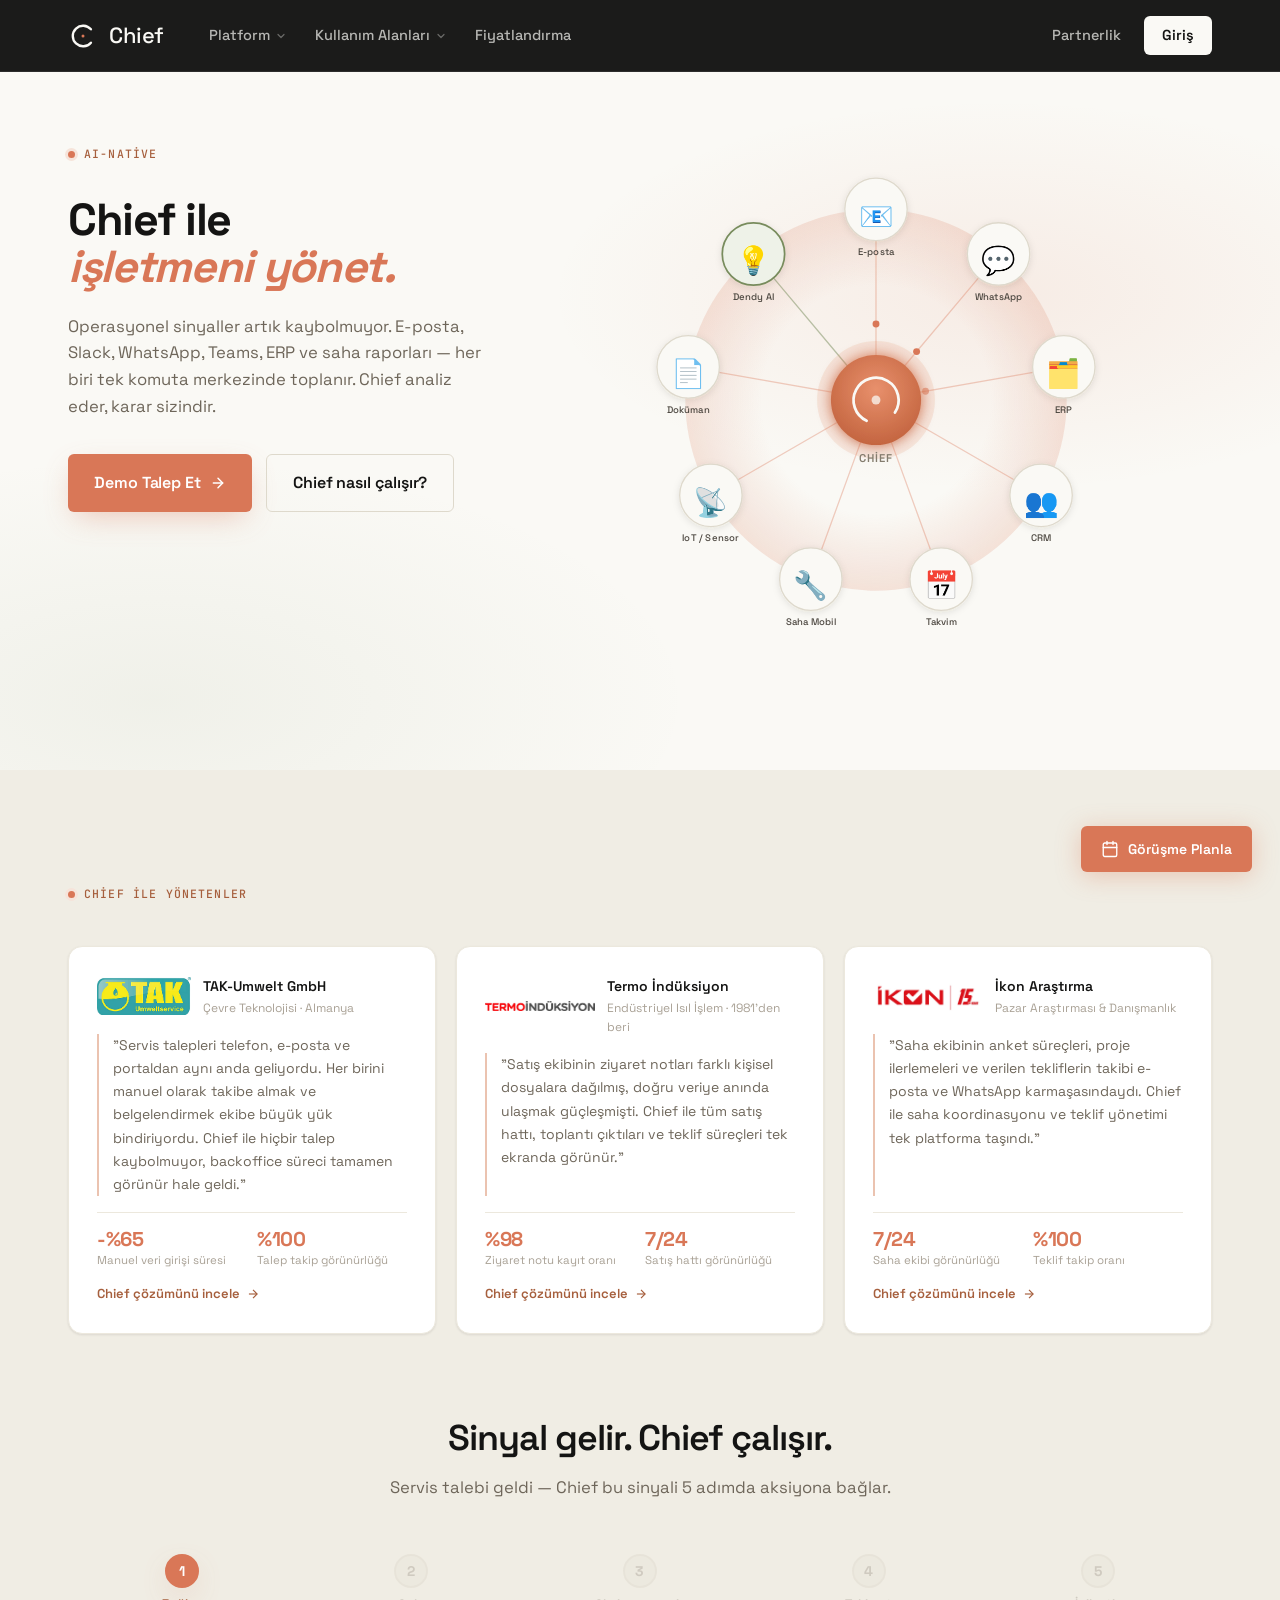
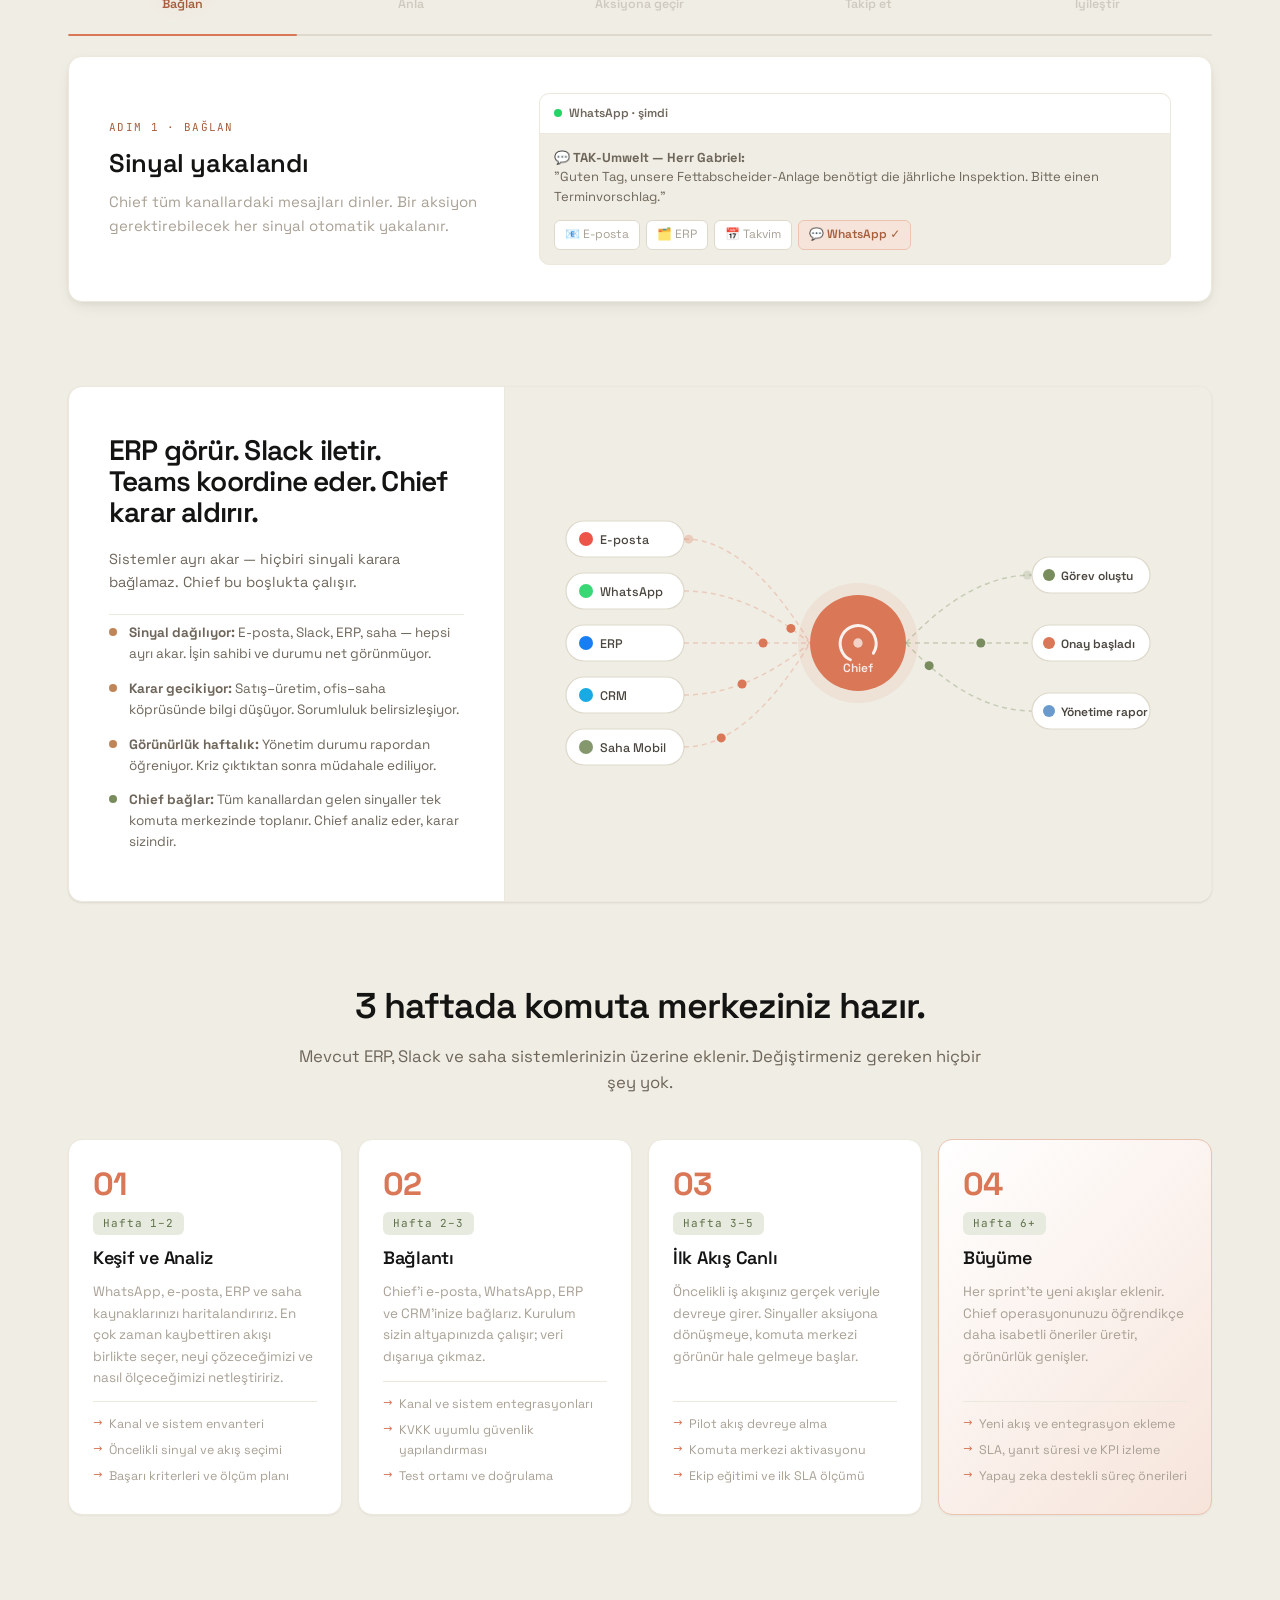
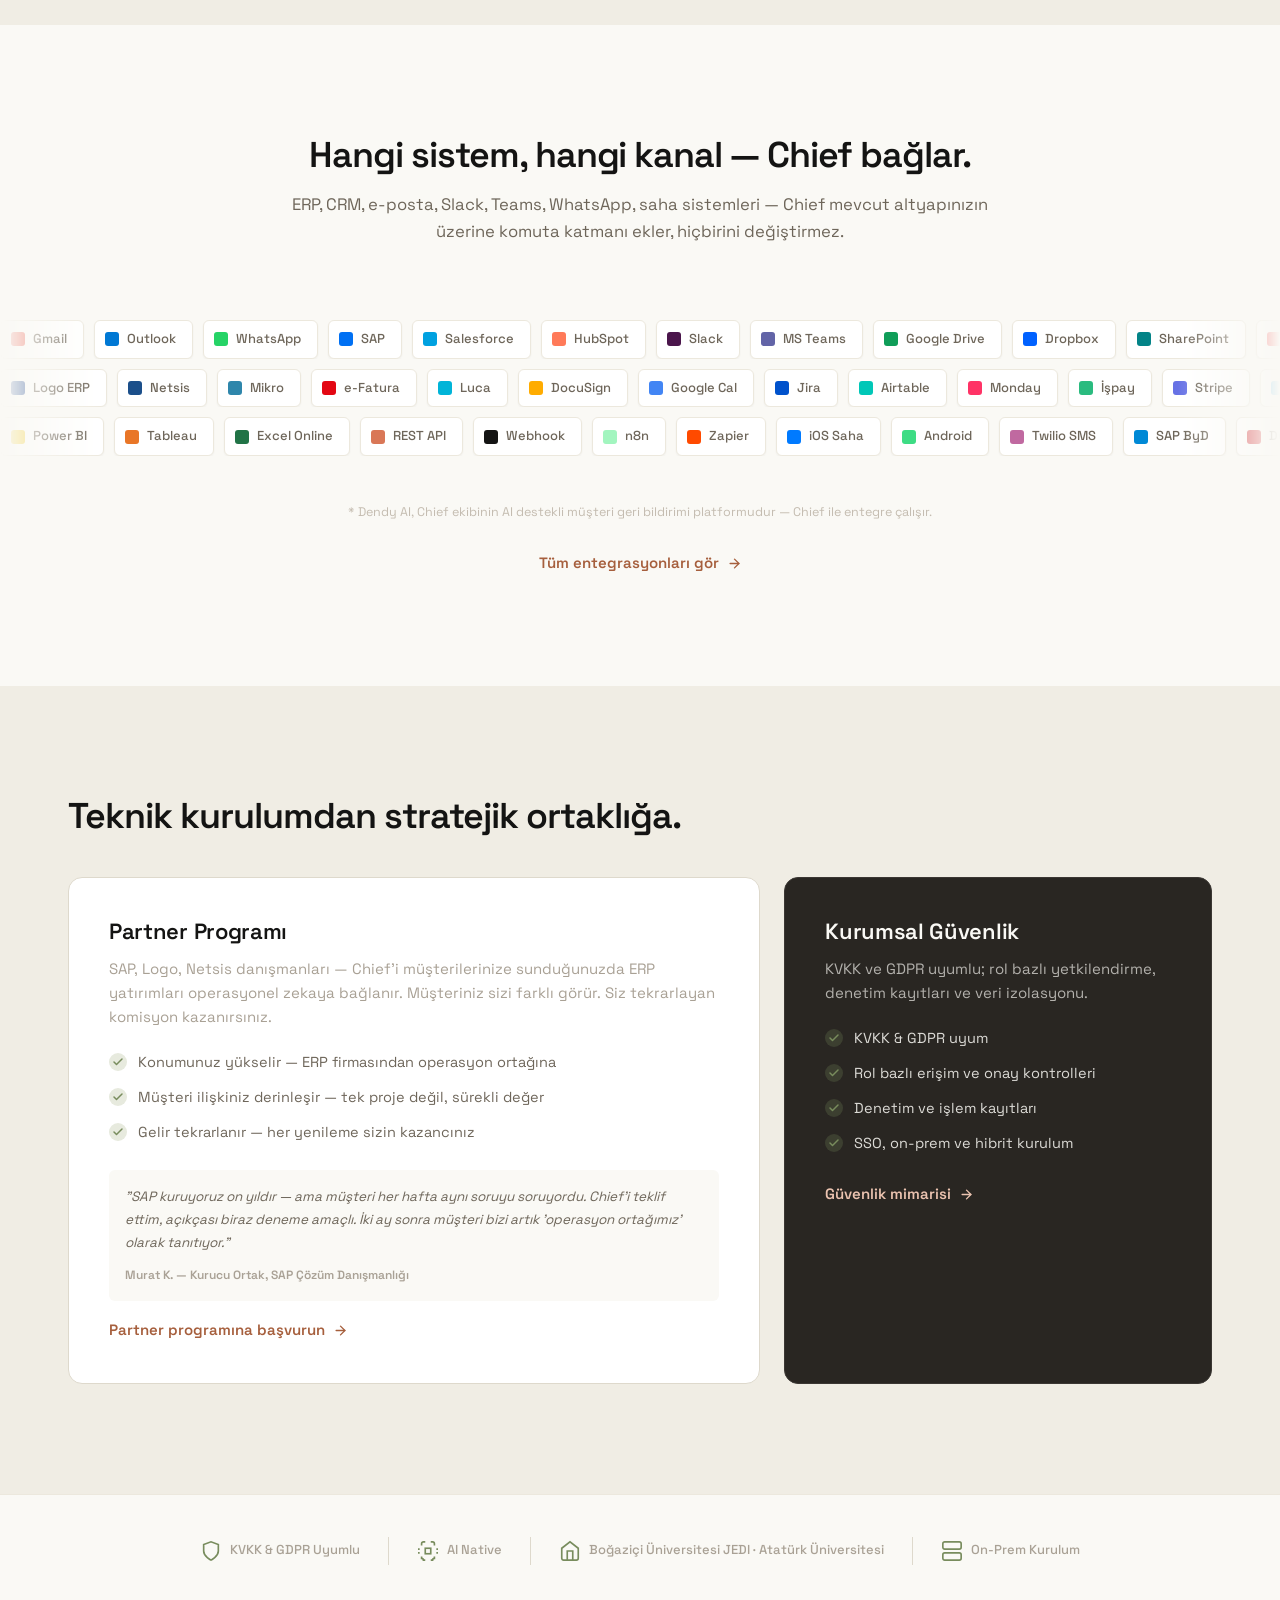
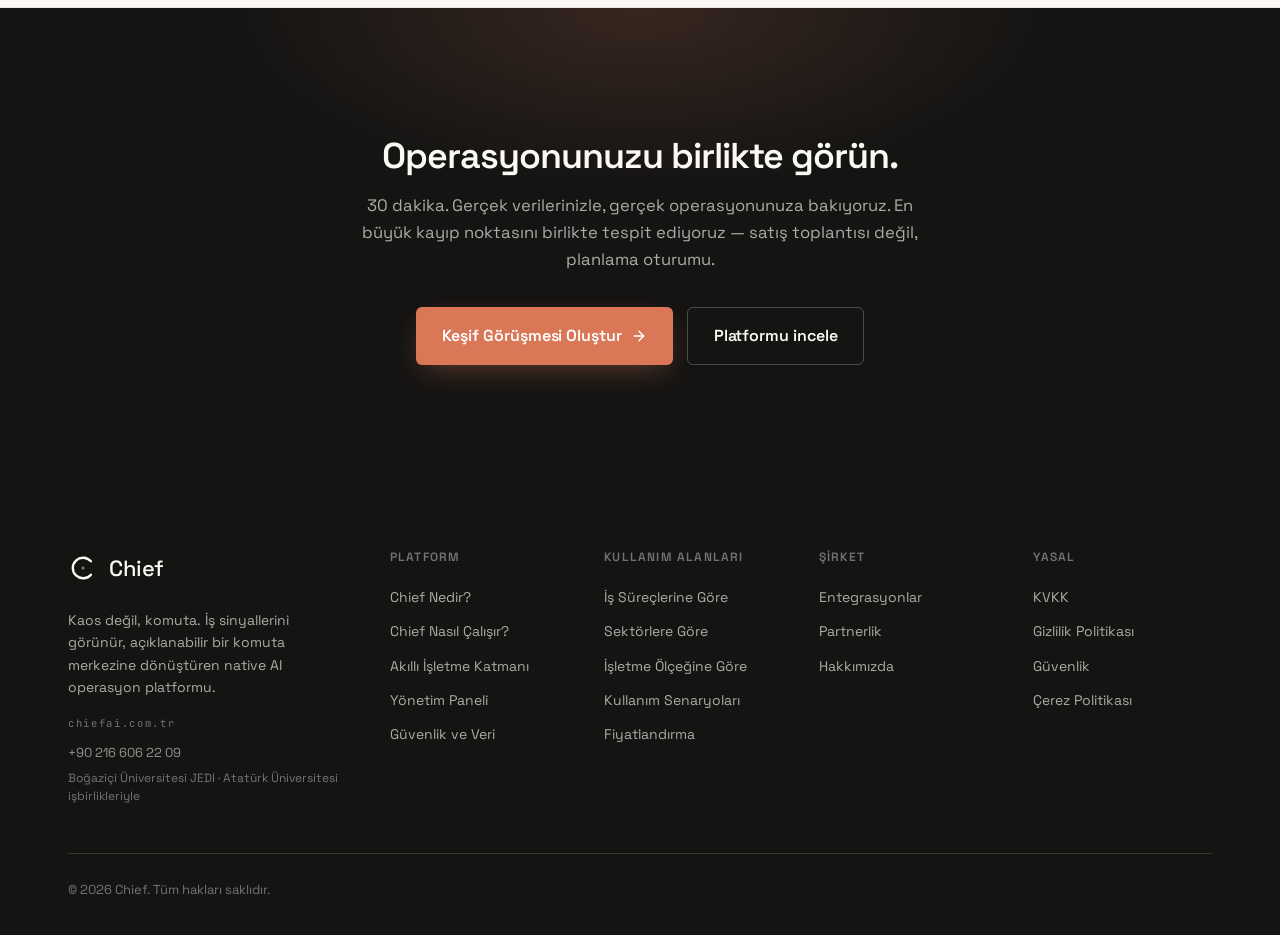
<file: index.html>
<!DOCTYPE html>
<html lang="tr">
<head>
<meta charset="UTF-8" />
<meta http-equiv="Content-Type" content="text/html; charset=utf-8" />
<meta name="viewport" content="width=device-width, initial-scale=1.0" />
<title>Chief — İnsanın güvenilir yapay zeka ortağı · Native AI operasyon platformu</title>
<meta name="description" content="Chief; e-posta, WhatsApp, ERP, CRM ve saha kaynaklarından gelen iş sinyallerini görünür, açıklanabilir bir komuta merkezinde görev, onay ve karar destek akışlarına dönüştürür. İnsan denetiminde, AI-native." />
<link rel="stylesheet" href="fonts.css" />
<link rel="stylesheet" href="chief.css" />
<link rel="stylesheet" href="chief-hub.css" />
</head>
<body>

<!-- ============================ HEADER ============================ -->
<header class="site-header" id="siteHeader">
  <div class="nav-inner">
    <a href="#/" class="logo" aria-label="Chief ana sayfa">
      <svg class="logo-mark" viewBox="0 0 140 140" aria-hidden="true">
        <path class="c-ring" d="M 107 39 A 48 48 0 1 0 107 101" />
        <circle class="c-core" cx="70" cy="70" r="7" />
      </svg>
      <span class="logo-word">Chief</span>
    </a>

    <nav class="nav-main" aria-label="Ana menü">
      <a href="#/platform" class="nav-item" data-mega="platform">Platform <span class="chev"><svg viewBox="0 0 24 24" fill="none" stroke="currentColor" stroke-width="2.4" stroke-linecap="round" stroke-linejoin="round"><polyline points="6 9 12 15 18 9"/></svg></span></a>
      <a href="#/kullanim-alanlari" class="nav-item" data-mega="kullanim-alanlari">Kullanım Alanları <span class="chev"><svg viewBox="0 0 24 24" fill="none" stroke="currentColor" stroke-width="2.4" stroke-linecap="round" stroke-linejoin="round"><polyline points="6 9 12 15 18 9"/></svg></span></a>
      <a href="#/fiyatlandirma" class="nav-item">Fiyatlandırma</a>

    </nav>

    <div class="nav-cta">
      <a href="#/partnerler" class="nav-cta-link">Partnerlik</a>
      <a href="#" class="nav-cta-link nav-cta-btn" id="loginTrigger">Giriş</a>
    </div>

    <button class="mobile-toggle" id="mobileToggle" aria-label="Menüyü aç"></button>
  </div>
  <div id="megaContainer"></div>
</header>
<div class="mobile-drawer" id="mobileDrawer"></div>

<main id="app" data-screen-label="Ana Sayfa">

<!-- ============================ HERO ============================ -->
<section class="hero">
  <div class="container">
    <div class="hero-grid">
      <div class="hero-copy">
        <span class="eyebrow" style="margin-bottom:18px">AI-native</span>
        <h1 style="margin-top:14px">Chief ile<br><em class="highlight">işletmeni yönet.</em></h1>
        <p class="lead hero-lead">Operasyonel sinyaller artık kaybolmuyor. E-posta, Slack, WhatsApp, Teams, ERP ve saha raporları — her biri tek komuta merkezinde toplanır. Chief analiz eder, karar sizindir.</p>
        <div class="hero-cta">
          <a href="#" data-cal="open" class="btn btn-clay btn-lg">Demo Talep Et <span class="arrow"><svg viewBox="0 0 24 24" fill="none" stroke="currentColor" stroke-width="2.2" stroke-linecap="round" stroke-linejoin="round"><line x1="5" y1="12" x2="19" y2="12"/><polyline points="12 5 19 12 12 19"/></svg></span></a>
          <a href="#/platform" class="btn btn-ghost btn-lg">Chief nasıl çalışır?</a>
        </div>
        <div id="heroChips" style="display:none"></div>
      </div>

      <div class="cc-stage" aria-hidden="true">
        <!-- Chief Hub Animation — Zapier-style bağlantı merkezi -->
        <div class="chief-hub-wrap">
          <svg class="chief-hub" viewBox="0 0 600 600" xmlns="http://www.w3.org/2000/svg"
               role="img" aria-label="Chief entegrasyon merkezi — 9 kaynak, bir komuta merkezi">
            <defs>
              <!-- Merkez clay daire glow -->
              <filter id="hubGlow" x="-50%" y="-50%" width="200%" height="200%">
                <feGaussianBlur stdDeviation="8" result="blur"/>
                <feMerge><feMergeNode in="blur"/><feMergeNode in="SourceGraphic"/></feMerge>
              </filter>
              <!-- Node drop-shadow -->
              <filter id="nodeShad" x="-30%" y="-30%" width="160%" height="160%">
                <feDropShadow dx="0" dy="2" stdDeviation="4" flood-color="rgba(41,38,34,0.10)"/>
              </filter>
              <!-- Clay merkez radial gradient -->
              <radialGradient id="clayGrad" cx="50%" cy="38%" r="62%">
                <stop offset="0%" stop-color="#E8906C"/>
                <stop offset="100%" stop-color="#C46540"/>
              </radialGradient>
              <!-- Breathing glow hale -->
              <radialGradient id="glowRing" cx="50%" cy="50%" r="50%">
                <stop offset="60%" stop-color="rgba(217,119,87,0)"/>
                <stop offset="100%" stop-color="rgba(217,119,87,0.18)"/>
              </radialGradient>
              <!-- animateMotion motion path'leri (defs içinde, görünmez) -->
              <path id="mp0" d="M300,248 L300,116"/>
              <path id="mp1" d="M333.4,260.2 L418.3,159"/>
              <path id="mp2" d="M351.2,291 L481.2,268"/>
              <path id="mp3" d="M345,326 L459.3,392"/>
              <path id="mp4" d="M317.8,348.9 L362.9,472.9"/>
              <path id="mp5" d="M282.2,348.9 L237.1,472.9"/>
              <path id="mp6" d="M255,326 L140.7,392"/>
              <path id="mp7" d="M248.8,291 L118.8,268"/>
              <path id="mp8" d="M266.6,260.2 L181.7,159"/>
            </defs>

            <!-- ARKA PLAN HALESİ -->
            <circle class="hub-glow-ring" cx="300" cy="300" r="220" fill="url(#glowRing)"/>

            <!-- BAĞLANTI ÇİZGİLERİ -->
            <line class="hub-line" id="l0" x1="300" y1="248" x2="300" y2="116" stroke="rgba(217,119,87,0.35)" stroke-width="1.5" stroke-linecap="round"/>
            <line class="hub-line" id="l1" x1="333.4" y1="260.2" x2="418.3" y2="159" stroke="rgba(217,119,87,0.35)" stroke-width="1.5" stroke-linecap="round"/>
            <line class="hub-line" id="l2" x1="351.2" y1="291" x2="481.2" y2="268" stroke="rgba(217,119,87,0.35)" stroke-width="1.5" stroke-linecap="round"/>
            <line class="hub-line" id="l3" x1="345" y1="326" x2="459.3" y2="392" stroke="rgba(217,119,87,0.35)" stroke-width="1.5" stroke-linecap="round"/>
            <line class="hub-line" id="l4" x1="317.8" y1="348.9" x2="362.9" y2="472.9" stroke="rgba(217,119,87,0.35)" stroke-width="1.5" stroke-linecap="round"/>
            <line class="hub-line" id="l5" x1="282.2" y1="348.9" x2="237.1" y2="472.9" stroke="rgba(217,119,87,0.35)" stroke-width="1.5" stroke-linecap="round"/>
            <line class="hub-line" id="l6" x1="255" y1="326" x2="140.7" y2="392" stroke="rgba(217,119,87,0.35)" stroke-width="1.5" stroke-linecap="round"/>
            <line class="hub-line" id="l7" x1="248.8" y1="291" x2="118.8" y2="268" stroke="rgba(217,119,87,0.35)" stroke-width="1.5" stroke-linecap="round"/>
            <line class="hub-line" id="l8" x1="266.6" y1="260.2" x2="181.7" y2="159" stroke="rgba(120,140,93,0.50)" stroke-width="1.5" stroke-linecap="round"/>

            <!-- DATA FLOW NOKTALARI -->
            <circle class="flow-dot" r="4" fill="#D97757" opacity="0">
              <animateMotion dur="2.4s" repeatCount="indefinite" begin="1.2s"><mpath href="#mp0"/></animateMotion>
              <animate attributeName="opacity" values="0;1;1;0" keyTimes="0;0.08;0.88;1" dur="2.4s" repeatCount="indefinite" begin="1.2s"/>
            </circle>
            <circle class="flow-dot" r="4" fill="#D97757" opacity="0">
              <animateMotion dur="2.4s" repeatCount="indefinite" begin="1.47s"><mpath href="#mp1"/></animateMotion>
              <animate attributeName="opacity" values="0;1;1;0" keyTimes="0;0.08;0.88;1" dur="2.4s" repeatCount="indefinite" begin="1.47s"/>
            </circle>
            <circle class="flow-dot" r="4" fill="#D97757" opacity="0">
              <animateMotion dur="2.4s" repeatCount="indefinite" begin="1.74s"><mpath href="#mp2"/></animateMotion>
              <animate attributeName="opacity" values="0;1;1;0" keyTimes="0;0.08;0.88;1" dur="2.4s" repeatCount="indefinite" begin="1.74s"/>
            </circle>
            <circle class="flow-dot" r="4" fill="#D97757" opacity="0">
              <animateMotion dur="2.4s" repeatCount="indefinite" begin="2.01s"><mpath href="#mp3"/></animateMotion>
              <animate attributeName="opacity" values="0;1;1;0" keyTimes="0;0.08;0.88;1" dur="2.4s" repeatCount="indefinite" begin="2.01s"/>
            </circle>
            <circle class="flow-dot" r="4" fill="#D97757" opacity="0">
              <animateMotion dur="2.4s" repeatCount="indefinite" begin="2.28s"><mpath href="#mp4"/></animateMotion>
              <animate attributeName="opacity" values="0;1;1;0" keyTimes="0;0.08;0.88;1" dur="2.4s" repeatCount="indefinite" begin="2.28s"/>
            </circle>
            <circle class="flow-dot" r="4" fill="#D97757" opacity="0">
              <animateMotion dur="2.4s" repeatCount="indefinite" begin="2.55s"><mpath href="#mp5"/></animateMotion>
              <animate attributeName="opacity" values="0;1;1;0" keyTimes="0;0.08;0.88;1" dur="2.4s" repeatCount="indefinite" begin="2.55s"/>
            </circle>
            <circle class="flow-dot" r="4" fill="#D97757" opacity="0">
              <animateMotion dur="2.4s" repeatCount="indefinite" begin="2.82s"><mpath href="#mp6"/></animateMotion>
              <animate attributeName="opacity" values="0;1;1;0" keyTimes="0;0.08;0.88;1" dur="2.4s" repeatCount="indefinite" begin="2.82s"/>
            </circle>
            <circle class="flow-dot" r="4" fill="#D97757" opacity="0">
              <animateMotion dur="2.4s" repeatCount="indefinite" begin="3.09s"><mpath href="#mp7"/></animateMotion>
              <animate attributeName="opacity" values="0;1;1;0" keyTimes="0;0.08;0.88;1" dur="2.4s" repeatCount="indefinite" begin="3.09s"/>
            </circle>
            <!-- Dendy flow dot: sage rengi -->
            <circle class="flow-dot" r="4" fill="#788C5D" opacity="0">
              <animateMotion dur="2.4s" repeatCount="indefinite" begin="3.36s"><mpath href="#mp8"/></animateMotion>
              <animate attributeName="opacity" values="0;1;1;0" keyTimes="0;0.08;0.88;1" dur="2.4s" repeatCount="indefinite" begin="3.36s"/>
            </circle>

            <!-- ENTEGRASYON NODE'LARI -->
            <!-- 0: E-posta  (300, 80) -->
            <g class="hub-node" style="animation-delay:0.05s,0.5s" transform="translate(300,80)">
              <circle r="36" fill="#FAF9F5" stroke="#DED9CC" stroke-width="1.5" filter="url(#nodeShad)"/>
              <text class="node-icon" y="4" text-anchor="middle">&#x1F4E7;</text>
              <text class="node-label hide-xs" y="53" text-anchor="middle">E-posta</text>
            </g>
            <!-- 1: WhatsApp  (441.4, 131.5) -->
            <g class="hub-node" style="animation-delay:0.15s,0.8s" transform="translate(441.4,131.5)">
              <circle r="36" fill="#FAF9F5" stroke="#DED9CC" stroke-width="1.5" filter="url(#nodeShad)"/>
              <text class="node-icon" y="4" text-anchor="middle">&#x1F4AC;</text>
              <text class="node-label hide-xs" y="53" text-anchor="middle">WhatsApp</text>
            </g>
            <!-- 2: ERP  (516.7, 261.8) -->
            <g class="hub-node" style="animation-delay:0.25s,1.1s" transform="translate(516.7,261.8)">
              <circle r="36" fill="#FAF9F5" stroke="#DED9CC" stroke-width="1.5" filter="url(#nodeShad)"/>
              <text class="node-icon" y="4" text-anchor="middle">&#x1F5C2;&#xFE0F;</text>
              <text class="node-label hide-xs" y="53" text-anchor="middle">ERP</text>
            </g>
            <!-- 3: CRM  (490.5, 410.0) -->
            <g class="hub-node" style="animation-delay:0.35s,1.4s" transform="translate(490.5,410)">
              <circle r="36" fill="#FAF9F5" stroke="#DED9CC" stroke-width="1.5" filter="url(#nodeShad)"/>
              <text class="node-icon" y="4" text-anchor="middle">&#x1F465;</text>
              <text class="node-label hide-xs" y="53" text-anchor="middle">CRM</text>
            </g>
            <!-- 4: Takvim  (375.2, 506.7) -->
            <g class="hub-node" style="animation-delay:0.45s,1.7s" transform="translate(375.2,506.7)">
              <circle r="36" fill="#FAF9F5" stroke="#DED9CC" stroke-width="1.5" filter="url(#nodeShad)"/>
              <text class="node-icon" y="4" text-anchor="middle">&#x1F4C5;</text>
              <text class="node-label hide-xs" y="53" text-anchor="middle">Takvim</text>
            </g>
            <!-- 5: Saha Mobil  (224.8, 506.7) -->
            <g class="hub-node" style="animation-delay:0.55s,2.0s" transform="translate(224.8,506.7)">
              <circle r="36" fill="#FAF9F5" stroke="#DED9CC" stroke-width="1.5" filter="url(#nodeShad)"/>
              <text class="node-icon" y="4" text-anchor="middle">&#x1F527;</text>
              <text class="node-label hide-xs" y="53" text-anchor="middle">Saha Mobil</text>
            </g>
            <!-- 6: IoT/Sensör  (109.5, 410.0) -->
            <g class="hub-node" style="animation-delay:0.65s,2.3s" transform="translate(109.5,410)">
              <circle r="36" fill="#FAF9F5" stroke="#DED9CC" stroke-width="1.5" filter="url(#nodeShad)"/>
              <text class="node-icon" y="4" text-anchor="middle">&#x1F4E1;</text>
              <text class="node-label hide-xs" y="53" text-anchor="middle">IoT / Sensor</text>
            </g>
            <!-- 7: Dokümanlar  (83.3, 261.8) -->
            <g class="hub-node" style="animation-delay:0.75s,2.6s" transform="translate(83.3,261.8)">
              <circle r="36" fill="#FAF9F5" stroke="#DED9CC" stroke-width="1.5" filter="url(#nodeShad)"/>
              <text class="node-icon" y="4" text-anchor="middle">&#x1F4C4;</text>
              <text class="node-label hide-xs" y="53" text-anchor="middle">Doküman</text>
            </g>
            <!-- 8: Dendy  (158.6, 131.5) — AI partner, sage border -->
            <g class="hub-node hub-node--sage" style="animation-delay:0.85s,2.9s" transform="translate(158.6,131.5)">
              <circle r="36" fill="#EEF2E8" stroke="#788C5D" stroke-width="2" filter="url(#nodeShad)"/>
              <text class="node-icon" y="4" text-anchor="middle">&#x1F4A1;</text>
              <text class="node-label hide-xs" y="53" text-anchor="middle" fill="#5F7049">Dendy AI</text>
            </g>

            <!-- CHIEF MERKEZ -->
            <circle class="hub-center-halo" cx="300" cy="300" r="68" fill="rgba(217,119,87,0.14)"/>
            <circle class="hub-center-ring" cx="300" cy="300" r="52" fill="url(#clayGrad)" filter="url(#hubGlow)"/>
            <!-- C arc: doğru koordinatlar (r=26, merkez 300,300, gap sağda ~80°) + rotasyon -->
            <path d="M 320 283 A 26 26 0 1 0 320 317"
                  fill="none" stroke="#FAF9F5" stroke-width="3.2" stroke-linecap="round">
              <animateTransform attributeName="transform" type="rotate"
                from="0 300 300" to="360 300 300" dur="9s" repeatCount="indefinite"/>
            </path>
            <!-- Merkez nokta: sabit, hafif pulse -->
            <circle cx="300" cy="300" r="4.5" fill="#FAF9F5">
              <animate attributeName="r" values="4;5.5;4" dur="3s" repeatCount="indefinite"/>
              <animate attributeName="opacity" values="1;0.65;1" dur="3s" repeatCount="indefinite"/>
            </circle>
            <text class="hub-center-label" x="300" y="372" text-anchor="middle">Chief</text>
          </svg>
        </div>
      </div>
    </div>
  </div>
</section>

<!-- ============================ SOCIAL PROOF ============================ -->
<section class="social-proof-section">
  <div class="container">
    <div class="sp-header reveal">
      <span class="eyebrow">Chief ile Yönetenler</span>
    </div>
    <div class="sp-grid">

      <div class="sp-card reveal" data-delay="0">
        <div class="sp-logo-row">
          <div class="sp-logo-img-wrap">
            <img src="logo-tak.png" alt="TAK-Umwelt GmbH" class="sp-logo-img">
          </div>
          <div>
            <div class="sp-company">TAK-Umwelt GmbH</div>
            <div class="sp-industry">Çevre Teknolojisi · Almanya</div>
          </div>
        </div>
        <blockquote class="sp-quote">"Servis talepleri telefon, e-posta ve portaldan aynı anda geliyordu. Her birini manuel olarak takibe almak ve belgelendirmek ekibe büyük yük bindiriyordu. Chief ile hiçbir talep kaybolmuyor, backoffice süreci tamamen görünür hale geldi."</blockquote>
        <div class="sp-metrics">
          <div class="sp-metric"><span class="sp-num">-%65</span><span class="sp-label">Manuel veri girişi süresi</span></div>
          <div class="sp-metric"><span class="sp-num">%100</span><span class="sp-label">Talep takip görünürlüğü</span></div>
        </div>
        <button class="sp-read-btn" data-case="tak">Chief çözümünü incele <svg viewBox="0 0 24 24" fill="none" stroke="currentColor" stroke-width="2" width="14" height="14"><line x1="5" y1="12" x2="19" y2="12"/><polyline points="12 5 19 12 12 19"/></svg></button>
      </div>

      <div class="sp-card reveal" data-delay="120">
        <div class="sp-logo-row">
          <div class="sp-logo-img-wrap">
            <img src="logo-termoinduktion.jpg" alt="Termo İndüksiyon" class="sp-logo-img">
          </div>
          <div>
            <div class="sp-company">Termo İndüksiyon</div>
            <div class="sp-industry">Endüstriyel Isıl İşlem · 1981'den beri</div>
          </div>
        </div>
        <blockquote class="sp-quote">"Satış ekibinin ziyaret notları farklı kişisel dosyalara dağılmış, doğru veriye anında ulaşmak güçleşmişti. Chief ile tüm satış hattı, toplantı çıktıları ve teklif süreçleri tek ekranda görünür."</blockquote>
        <div class="sp-metrics">
          <div class="sp-metric"><span class="sp-num">%98</span><span class="sp-label">Ziyaret notu kayıt oranı</span></div>
          <div class="sp-metric"><span class="sp-num">7/24</span><span class="sp-label">Satış hattı görünürlüğü</span></div>
        </div>
        <button class="sp-read-btn" data-case="termo">Chief çözümünü incele <svg viewBox="0 0 24 24" fill="none" stroke="currentColor" stroke-width="2" width="14" height="14"><line x1="5" y1="12" x2="19" y2="12"/><polyline points="12 5 19 12 12 19"/></svg></button>
      </div>

      <div class="sp-card reveal" data-delay="240">
        <div class="sp-logo-row">
          <div class="sp-logo-img-wrap">
            <img src="logo-ikon.png" alt="İkon Araştırma" class="sp-logo-img">
          </div>
          <div>
            <div class="sp-company">İkon Araştırma</div>
            <div class="sp-industry">Pazar Araştırması & Danışmanlık</div>
          </div>
        </div>
        <blockquote class="sp-quote">"Saha ekibinin anket süreçleri, proje ilerlemeleri ve verilen tekliflerin takibi e-posta ve WhatsApp karmaşasındaydı. Chief ile saha koordinasyonu ve teklif yönetimi tek platforma taşındı."</blockquote>
        <div class="sp-metrics">
          <div class="sp-metric"><span class="sp-num">7/24</span><span class="sp-label">Saha ekibi görünürlüğü</span></div>
          <div class="sp-metric"><span class="sp-num">%100</span><span class="sp-label">Teklif takip oranı</span></div>
        </div>
        <button class="sp-read-btn" data-case="ikon">Chief çözümünü incele <svg viewBox="0 0 24 24" fill="none" stroke="currentColor" stroke-width="2" width="14" height="14"><line x1="5" y1="12" x2="19" y2="12"/><polyline points="12 5 19 12 12 19"/></svg></button>
      </div>

    </div>
  </div>
</section>


<!-- ============================ FLOW ============================ -->
<section class="bg-warm section-flow">
  <div class="container">
    <div class="section-head center reveal">
      <h2>Sinyal gelir. Chief çalışır.</h2>
      <p class="lead">Servis talebi geldi — Chief bu sinyali 5 adımda aksiyona bağlar.</p>
    </div>

    <div class="flow-player reveal" data-delay="100" id="flowPlayer">
      <!-- Adım çubuğu -->
      <div class="fp-track">
        <div class="fp-step fp-active" data-i="0"><span class="fp-num">1</span><span class="fp-lbl">Bağlan</span></div>
        <div class="fp-step" data-i="1"><span class="fp-num">2</span><span class="fp-lbl">Anla</span></div>
        <div class="fp-step" data-i="2"><span class="fp-num">3</span><span class="fp-lbl">Aksiyona geçir</span></div>
        <div class="fp-step" data-i="3"><span class="fp-num">4</span><span class="fp-lbl">Takip et</span></div>
        <div class="fp-step" data-i="4"><span class="fp-num">5</span><span class="fp-lbl">İyileştir</span></div>
        <div class="fp-bar"><div class="fp-bar-fill" id="fpBarFill"></div></div>
      </div>

      <!-- İçerik kartları -->
      <div class="fp-cards">

        <!-- Adım 1: Bağlan -->
        <div class="fp-card fp-visible" data-i="0">
          <div class="fp-card-left">
            <div class="fp-tag">Adım 1 · Bağlan</div>
            <h3>Sinyal yakalandı</h3>
            <p>Chief tüm kanallardaki mesajları dinler. Bir aksiyon gerektirebilecek her sinyal otomatik yakalanır.</p>
          </div>
          <div class="fp-card-right">
            <div class="fp-mock">
              <div class="fp-mock-bar"><span class="fp-mock-dot" style="background:#25D366"></span> WhatsApp · şimdi</div>
              <div class="fp-mock-msg">💬 <b>TAK-Umwelt — Herr Gabriel:</b><br>"Guten Tag, unsere Fettabscheider-Anlage benötigt die jährliche Inspektion. Bitte einen Terminvorschlag."</div>
              <div class="fp-mock-chips">
                <span class="fp-chip">📧 E-posta</span>
                <span class="fp-chip">🗂️ ERP</span>
                <span class="fp-chip">📅 Takvim</span>
                <span class="fp-chip fp-chip-active">💬 WhatsApp ✓</span>
              </div>
            </div>
          </div>
        </div>

        <!-- Adım 2: Anla -->
        <div class="fp-card" data-i="1">
          <div class="fp-card-left">
            <div class="fp-tag">Adım 2 · Anla</div>
            <h3>İçerik analiz edildi</h3>
            <p>Konu, müşteri, aciliyet ve eksik bilgiler otomatik tespit edilir. İnsan okumak zorunda değil.</p>
          </div>
          <div class="fp-card-right">
            <div class="fp-mock">
              <div class="fp-mock-bar"><span class="fp-mock-dot" style="background:#788C5D"></span> Chief · Analiz</div>
              <div class="fp-mock-rows">
                <div class="fp-row"><span class="fp-row-k">Konu</span><span class="fp-row-v">Yıllık Bakım Talebi</span></div>
                <div class="fp-row"><span class="fp-row-k">Müşteri</span><span class="fp-row-v">TAK-Umwelt — Herr Gabriel</span></div>
                <div class="fp-row"><span class="fp-row-k">Ekipman</span><span class="fp-row-v">Fettabscheider Anlage</span></div>
                <div class="fp-row fp-row-warn"><span class="fp-row-k">⚠ Eksik</span><span class="fp-row-v">Müsaitlik tarihi, saha adresi</span></div>
              </div>
            </div>
          </div>
        </div>

        <!-- Adım 3: Aksiyona geçir -->
        <div class="fp-card" data-i="2">
          <div class="fp-card-left">
            <div class="fp-tag">Adım 3 · Aksiyona geçir</div>
            <h3>Görev ve onay oluştu</h3>
            <p>Sorumlu atandı, SLA belirlendi, onay zinciri kuruldu. Her şey kayıt altında.</p>
          </div>
          <div class="fp-card-right">
            <div class="fp-mock">
              <div class="fp-mock-bar"><span class="fp-mock-dot" style="background:#D97757"></span> Chief · Görev #1284</div>
              <div class="fp-mock-rows">
                <div class="fp-row"><span class="fp-row-k">Sorumlu</span><span class="fp-row-v">Satış Ekibi</span></div>
                <div class="fp-row"><span class="fp-row-k">SLA</span><span class="fp-row-v">24 saat</span></div>
                <div class="fp-row"><span class="fp-row-k">Onay</span><span class="fp-row-v">Satış Müdürü → CFO</span></div>
                <div class="fp-row fp-row-ok"><span class="fp-row-k">Durum</span><span class="fp-row-v">✓ Akışta</span></div>
              </div>
            </div>
          </div>
        </div>

        <!-- Adım 4: Takip et -->
        <div class="fp-card" data-i="3">
          <div class="fp-card-left">
            <div class="fp-tag">Adım 4 · Takip et</div>
            <h3>Komuta merkezinde izleniyor</h3>
            <p>Gecikme, risk ve tamamlama durumu gerçek zamanlı görünür. Yönetim ekranına düşer.</p>
          </div>
          <div class="fp-card-right">
            <div class="fp-mock">
              <div class="fp-mock-bar"><span class="fp-mock-dot" style="background:#D97757"></span> Komuta Merkezi</div>
              <div class="fp-mock-stats">
                <div class="fp-stat-box"><div class="fp-stat-n">128</div><div class="fp-stat-l">Açık İş</div></div>
                <div class="fp-stat-box fp-stat-clay"><div class="fp-stat-n">23</div><div class="fp-stat-l">Öneri</div></div>
                <div class="fp-stat-box fp-stat-warn"><div class="fp-stat-n">14</div><div class="fp-stat-l">Riskli</div></div>
                <div class="fp-stat-box"><div class="fp-stat-n">7</div><div class="fp-stat-l">Onay Bekler</div></div>
              </div>
            </div>
          </div>
        </div>

        <!-- Adım 5: İyileştir -->
        <div class="fp-card" data-i="4">
          <div class="fp-card-left">
            <div class="fp-tag">Adım 5 · İyileştir</div>
            <h3>Haftalık özet hazırlandı</h3>
            <p>Tüm süreçteki KPI, gecikme ve iyileştirme önerileri otomatik raporlanır.</p>
          </div>
          <div class="fp-card-right">
            <div class="fp-mock">
              <div class="fp-mock-bar"><span class="fp-mock-dot" style="background:#788C5D"></span> Chief · Haftalık Özet</div>
              <div class="fp-mock-rows">
                <div class="fp-row fp-row-ok"><span class="fp-row-k">Teklif SLA</span><span class="fp-row-v">%94 zamanında</span></div>
                <div class="fp-row"><span class="fp-row-k">Onay süresi</span><span class="fp-row-v">Ort. 4.2 saat</span></div>
                <div class="fp-row fp-row-warn"><span class="fp-row-k">Öneri</span><span class="fp-row-v">Saha devir teslimi yavaşlıyor</span></div>
              </div>
            </div>
          </div>
        </div>

      </div><!-- /fp-cards -->
    </div><!-- /flow-player -->
  </div>
</section>

<!-- ============================ NEDEN CHIEF ============================ -->
<section class="neden-chief-section">
  <div class="container">
    <div class="nc-layout">
      <!-- Sol: başlık + sade liste -->
      <div class="nc-left">
        <h2>ERP görür. Slack iletir. Teams koordine eder. Chief karar aldırır.</h2>
        <p class="lead">Sistemler ayrı akar — hiçbiri sinyali karara bağlamaz. Chief bu boşlukta çalışır.</p>
        <ul class="nc-list">
          <li>
            <span class="nc-li-dot" style="background:var(--copper)"></span>
            <span><strong>Sinyal dağılıyor:</strong> E-posta, Slack, ERP, saha — hepsi ayrı akar. İşin sahibi ve durumu net görünmüyor.</span>
          </li>
          <li>
            <span class="nc-li-dot" style="background:var(--copper)"></span>
            <span><strong>Karar gecikiyor:</strong> Satış–üretim, ofis–saha köprüsünde bilgi düşüyor. Sorumluluk belirsizleşiyor.</span>
          </li>
          <li>
            <span class="nc-li-dot" style="background:var(--copper)"></span>
            <span><strong>Görünürlük haftalık:</strong> Yönetim durumu rapordan öğreniyor. Kriz çıktıktan sonra müdahale ediliyor.</span>
          </li>
          <li>
            <span class="nc-li-dot" style="background:var(--sage)"></span>
            <span><strong>Chief bağlar:</strong> Tüm kanallardan gelen sinyaller tek komuta merkezinde toplanır. Chief analiz eder, karar sizindir.</span>
          </li>
        </ul>
      </div>

      <!-- Sağ: Self-contained SVG diagram -->
      <div class="nc-right">
        <svg class="nc-diagram-svg" viewBox="0 0 600 300" xmlns="http://www.w3.org/2000/svg">
          <!-- Kaynak kutuları: x=8, w=118, h=36, rx=18 -->
          <!-- E-posta y=27 -->
          <rect x="8" y="27" width="118" height="36" rx="18" fill="#fff" stroke="#DED9CC" stroke-width="1.2"/>
          <circle cx="28" cy="45" r="7" fill="#EA4335" opacity=".9"/>
          <text x="42" y="50" font-family="Space Grotesk,sans-serif" font-size="12.5" fill="#4A453E" font-weight="500">E-posta</text>

          <!-- WhatsApp y=79 -->
          <rect x="8" y="79" width="118" height="36" rx="18" fill="#fff" stroke="#DED9CC" stroke-width="1.2"/>
          <circle cx="28" cy="97" r="7" fill="#25D366" opacity=".9"/>
          <text x="42" y="102" font-family="Space Grotesk,sans-serif" font-size="12.5" fill="#4A453E" font-weight="500">WhatsApp</text>

          <!-- ERP y=131 -->
          <rect x="8" y="131" width="118" height="36" rx="18" fill="#fff" stroke="#DED9CC" stroke-width="1.2"/>
          <circle cx="28" cy="149" r="7" fill="#0070F3" opacity=".9"/>
          <text x="42" y="154" font-family="Space Grotesk,sans-serif" font-size="12.5" fill="#4A453E" font-weight="500">ERP</text>

          <!-- CRM y=183 -->
          <rect x="8" y="183" width="118" height="36" rx="18" fill="#fff" stroke="#DED9CC" stroke-width="1.2"/>
          <circle cx="28" cy="201" r="7" fill="#00A1E0" opacity=".9"/>
          <text x="42" y="206" font-family="Space Grotesk,sans-serif" font-size="12.5" fill="#4A453E" font-weight="500">CRM</text>

          <!-- Saha y=235 -->
          <rect x="8" y="235" width="118" height="36" rx="18" fill="#fff" stroke="#DED9CC" stroke-width="1.2"/>
          <circle cx="28" cy="253" r="7" fill="#788C5D" opacity=".9"/>
          <text x="42" y="258" font-family="Space Grotesk,sans-serif" font-size="12.5" fill="#4A453E" font-weight="500">Saha Mobil</text>

          <!-- Giriş çizgileri: kaynak sağ kenarı (126) → brain sol (252) -->
          <path d="M 126,45  Q 189,45  252,149" fill="none" stroke="rgba(217,119,87,.28)" stroke-width="1.5" stroke-dasharray="5 4"/>
          <path d="M 126,97  Q 189,97  252,149" fill="none" stroke="rgba(217,119,87,.28)" stroke-width="1.5" stroke-dasharray="5 4"/>
          <path d="M 126,149 L 252,149"          fill="none" stroke="rgba(217,119,87,.28)" stroke-width="1.5" stroke-dasharray="5 4"/>
          <path d="M 126,201 Q 189,201 252,149" fill="none" stroke="rgba(217,119,87,.28)" stroke-width="1.5" stroke-dasharray="5 4"/>
          <path d="M 126,253 Q 189,253 252,149" fill="none" stroke="rgba(217,119,87,.28)" stroke-width="1.5" stroke-dasharray="5 4"/>

          <!-- Data flow dots — giriş -->
          <circle r="4.5" fill="#D97757" opacity="0">
            <animateMotion dur="1.8s" repeatCount="indefinite" begin="0s"    path="M 126,45  Q 189,45  252,149"/>
            <animate attributeName="opacity" values="0;1;1;0" keyTimes="0;0.1;0.85;1" dur="1.8s" repeatCount="indefinite" begin="0s"/>
          </circle>
          <circle r="4.5" fill="#D97757" opacity="0">
            <animateMotion dur="1.8s" repeatCount="indefinite" begin="0.36s" path="M 126,97  Q 189,97  252,149"/>
            <animate attributeName="opacity" values="0;1;1;0" keyTimes="0;0.1;0.85;1" dur="1.8s" repeatCount="indefinite" begin="0.36s"/>
          </circle>
          <circle r="4.5" fill="#D97757" opacity="0">
            <animateMotion dur="1.8s" repeatCount="indefinite" begin="0.72s" path="M 126,149 L 252,149"/>
            <animate attributeName="opacity" values="0;1;1;0" keyTimes="0;0.1;0.85;1" dur="1.8s" repeatCount="indefinite" begin="0.72s"/>
          </circle>
          <circle r="4.5" fill="#D97757" opacity="0">
            <animateMotion dur="1.8s" repeatCount="indefinite" begin="1.08s" path="M 126,201 Q 189,201 252,149"/>
            <animate attributeName="opacity" values="0;1;1;0" keyTimes="0;0.1;0.85;1" dur="1.8s" repeatCount="indefinite" begin="1.08s"/>
          </circle>
          <circle r="4.5" fill="#D97757" opacity="0">
            <animateMotion dur="1.8s" repeatCount="indefinite" begin="1.44s" path="M 126,253 Q 189,253 252,149"/>
            <animate attributeName="opacity" values="0;1;1;0" keyTimes="0;0.1;0.85;1" dur="1.8s" repeatCount="indefinite" begin="1.44s"/>
          </circle>

          <!-- Chief merkez: cx=300, cy=149, r=48 -->
          <circle cx="300" cy="149" r="60" fill="rgba(217,119,87,.1)"/>
          <circle cx="300" cy="149" r="48" fill="#D97757"/>
          <!-- C arc dönen -->
          <path d="M 314 137 A 18 18 0 1 0 314 161" fill="none" stroke="rgba(255,255,255,.9)" stroke-width="3" stroke-linecap="round">
            <animateTransform attributeName="transform" type="rotate" from="0 300 149" to="360 300 149" dur="9s" repeatCount="indefinite"/>
          </path>
          <!-- Merkez nokta -->
          <circle cx="300" cy="149" r="4">
            <animate attributeName="r" values="3.5;5;3.5" dur="3s" repeatCount="indefinite"/>
            <animate attributeName="fill" values="rgba(255,255,255,.9);rgba(255,255,255,.6);rgba(255,255,255,.9)" dur="3s" repeatCount="indefinite"/>
          </circle>
          <text x="300" y="178" text-anchor="middle" font-family="Space Grotesk,sans-serif" font-size="12" fill="rgba(255,255,255,.85)" font-weight="600">Chief</text>

          <!-- Çıkış çizgileri: brain sağ (348) → output sol (474) -->
          <path d="M 348,149 Q 411,81  474,81"  fill="none" stroke="rgba(120,140,93,.35)" stroke-width="1.5" stroke-dasharray="5 4"/>
          <path d="M 348,149 L 474,149"          fill="none" stroke="rgba(120,140,93,.35)" stroke-width="1.5" stroke-dasharray="5 4"/>
          <path d="M 348,149 Q 411,217 474,217" fill="none" stroke="rgba(120,140,93,.35)" stroke-width="1.5" stroke-dasharray="5 4"/>

          <!-- Data flow dots — çıkış -->
          <circle r="4.5" fill="#788C5D" opacity="0">
            <animateMotion dur="1.6s" repeatCount="indefinite" begin="0.3s"  path="M 348,149 Q 411,81  474,81"/>
            <animate attributeName="opacity" values="0;1;1;0" keyTimes="0;0.1;0.85;1" dur="1.6s" repeatCount="indefinite" begin="0.3s"/>
          </circle>
          <circle r="4.5" fill="#788C5D" opacity="0">
            <animateMotion dur="1.6s" repeatCount="indefinite" begin="0.9s"  path="M 348,149 L 474,149"/>
            <animate attributeName="opacity" values="0;1;1;0" keyTimes="0;0.1;0.85;1" dur="1.6s" repeatCount="indefinite" begin="0.9s"/>
          </circle>
          <circle r="4.5" fill="#788C5D" opacity="0">
            <animateMotion dur="1.6s" repeatCount="indefinite" begin="1.5s"  path="M 348,149 Q 411,217 474,217"/>
            <animate attributeName="opacity" values="0;1;1;0" keyTimes="0;0.1;0.85;1" dur="1.6s" repeatCount="indefinite" begin="1.5s"/>
          </circle>

          <!-- Çıktı kutuları: x=474, w=118, h=36, rx=18 -->
          <!-- Görev y=63 -->
          <rect x="474" y="63" width="118" height="36" rx="18" fill="#fff" stroke="#DED9CC" stroke-width="1.2"/>
          <circle cx="491" cy="81" r="6" fill="#788C5D"/>
          <text x="503" y="86" font-family="Space Grotesk,sans-serif" font-size="12" fill="#4A453E" font-weight="600">Görev oluştu</text>

          <!-- Onay y=131 -->
          <rect x="474" y="131" width="118" height="36" rx="18" fill="#fff" stroke="#DED9CC" stroke-width="1.2"/>
          <circle cx="491" cy="149" r="6" fill="#D97757"/>
          <text x="503" y="154" font-family="Space Grotesk,sans-serif" font-size="12" fill="#4A453E" font-weight="600">Onay başladı</text>

          <!-- Rapor y=199 -->
          <rect x="474" y="199" width="118" height="36" rx="18" fill="#fff" stroke="#DED9CC" stroke-width="1.2"/>
          <circle cx="491" cy="217" r="6" fill="#6A9BCC"/>
          <text x="503" y="222" font-family="Space Grotesk,sans-serif" font-size="12" fill="#4A453E" font-weight="600">Yönetime rapor</text>
        </svg>
      </div>
    </div>
  </div>
</section>

<!-- ============================ CHIEF VADİ ============================ -->
<section class="promise-section bg-warm">
  <div class="container">
    <div class="section-head center reveal">
      <h2>3 haftada komuta merkeziniz hazır.</h2>
      <p class="lead">Mevcut ERP, Slack ve saha sistemlerinizin üzerine eklenir. Değiştirmeniz gereken hiçbir şey yok.</p>
    </div>
    <div class="promise-grid">
      <div class="promise-card reveal" data-delay="0">
        <div class="pc-num">01</div>
        <div class="pc-timeline">Hafta 1–2</div>
        <h3>Keşif ve Analiz</h3>
        <p>WhatsApp, e-posta, ERP ve saha kaynaklarınızı haritalandırırız. En çok zaman kaybettiren akışı birlikte seçer, neyi çözeceğimizi ve nasıl ölçeceğimizi netleştiririz.</p>
        <ul class="pc-list">
          <li>Kanal ve sistem envanteri</li>
          <li>Öncelikli sinyal ve akış seçimi</li>
          <li>Başarı kriterleri ve ölçüm planı</li>
        </ul>
      </div>
      <div class="promise-card reveal" data-delay="100">
        <div class="pc-num">02</div>
        <div class="pc-timeline">Hafta 2–3</div>
        <h3>Bağlantı</h3>
        <p>Chief'i e-posta, WhatsApp, ERP ve CRM'inize bağlarız. Kurulum sizin altyapınızda çalışır; veri dışarıya çıkmaz.</p>
        <ul class="pc-list">
          <li>Kanal ve sistem entegrasyonları</li>
          <li>KVKK uyumlu güvenlik yapılandırması</li>
          <li>Test ortamı ve doğrulama</li>
        </ul>
      </div>
      <div class="promise-card reveal" data-delay="200">
        <div class="pc-num">03</div>
        <div class="pc-timeline">Hafta 3–5</div>
        <h3>İlk Akış Canlı</h3>
        <p>Öncelikli iş akışınız gerçek veriyle devreye girer. Sinyaller aksiyona dönüşmeye, komuta merkezi görünür hale gelmeye başlar.</p>
        <ul class="pc-list">
          <li>Pilot akış devreye alma</li>
          <li>Komuta merkezi aktivasyonu</li>
          <li>Ekip eğitimi ve ilk SLA ölçümü</li>
        </ul>
      </div>
      <div class="promise-card reveal promise-card--highlight" data-delay="300">
        <div class="pc-num">04</div>
        <div class="pc-timeline">Hafta 6+</div>
        <h3>Büyüme</h3>
        <p>Her sprint'te yeni akışlar eklenir. Chief operasyonunuzu öğrendikçe daha isabetli öneriler üretir, görünürlük genişler.</p>
        <ul class="pc-list">
          <li>Yeni akış ve entegrasyon ekleme</li>
          <li>SLA, yanıt süresi ve KPI izleme</li>
          <li>Yapay zeka destekli süreç önerileri</li>
        </ul>
      </div>
    </div>
  </div>
</section>

<div id="solutionsPreview" style="display:none"></div>

<!-- ============================ INTEGRATIONS ============================ -->
<section class="integ-section">
  <div class="container">
    <div class="section-head center reveal">
      <h2>Hangi sistem, hangi kanal — Chief bağlar.</h2>
      <p class="lead">ERP, CRM, e-posta, Slack, Teams, WhatsApp, saha sistemleri — Chief mevcut altyapınızın üzerine komuta katmanı ekler, hiçbirini değiştirmez.</p>
    </div>
  </div>

  <!-- Marquee — container dışında, tam genişlik -->
  <div class="integ-marquee-wrap reveal" data-delay="150">

    <!-- Satır 1: sola -->
    <div class="integ-row">
      <div class="integ-inner">
        <span class="il"><i style="background:#EA4335"></i>Gmail</span>
        <span class="il"><i style="background:#0078D4"></i>Outlook</span>
        <span class="il"><i style="background:#25D366"></i>WhatsApp</span>
        <span class="il"><i style="background:#0070F3"></i>SAP</span>
        <span class="il"><i style="background:#00A1E0"></i>Salesforce</span>
        <span class="il"><i style="background:#FF7A59"></i>HubSpot</span>
        <span class="il"><i style="background:#4A154B"></i>Slack</span>
        <span class="il"><i style="background:#6264A7"></i>MS Teams</span>
        <span class="il"><i style="background:#0F9D58"></i>Google Drive</span>
        <span class="il"><i style="background:#0061FF"></i>Dropbox</span>
        <span class="il"><i style="background:#038387"></i>SharePoint</span>
        <span class="il"><i style="background:#F80000"></i>Oracle</span>
        <span class="il"><i style="background:#E42527"></i>Zoho CRM</span>
        <span class="il"><i style="background:#1AB394"></i>NetSuite</span>
        <!-- duplicate for seamless loop -->
        <span class="il"><i style="background:#EA4335"></i>Gmail</span>
        <span class="il"><i style="background:#0078D4"></i>Outlook</span>
        <span class="il"><i style="background:#25D366"></i>WhatsApp</span>
        <span class="il"><i style="background:#0070F3"></i>SAP</span>
        <span class="il"><i style="background:#00A1E0"></i>Salesforce</span>
        <span class="il"><i style="background:#FF7A59"></i>HubSpot</span>
        <span class="il"><i style="background:#4A154B"></i>Slack</span>
        <span class="il"><i style="background:#6264A7"></i>MS Teams</span>
        <span class="il"><i style="background:#0F9D58"></i>Google Drive</span>
        <span class="il"><i style="background:#0061FF"></i>Dropbox</span>
        <span class="il"><i style="background:#038387"></i>SharePoint</span>
        <span class="il"><i style="background:#F80000"></i>Oracle</span>
        <span class="il"><i style="background:#E42527"></i>Zoho CRM</span>
        <span class="il"><i style="background:#1AB394"></i>NetSuite</span>
      </div>
    </div>

    <!-- Satır 2: sağa -->
    <div class="integ-row integ-row--r">
      <div class="integ-inner">
        <span class="il"><i style="background:#003087"></i>Logo ERP</span>
        <span class="il"><i style="background:#1B4F8A"></i>Netsis</span>
        <span class="il"><i style="background:#2E86AB"></i>Mikro</span>
        <span class="il"><i style="background:#E30713"></i>e-Fatura</span>
        <span class="il"><i style="background:#00B4D8"></i>Luca</span>
        <span class="il"><i style="background:#FFAC00"></i>DocuSign</span>
        <span class="il"><i style="background:#4285F4"></i>Google Cal</span>
        <span class="il"><i style="background:#0052CC"></i>Jira</span>
        <span class="il"><i style="background:#00C7B7"></i>Airtable</span>
        <span class="il"><i style="background:#FF3366"></i>Monday</span>
        <span class="il"><i style="background:#2ABB7F"></i>İşpay</span>
        <span class="il"><i style="background:#6772E5"></i>Stripe</span>
        <span class="il"><i style="background:#2AABEE"></i>Telegram</span>
        <span class="il"><i style="background:#788C5D"></i>Dendy AI</span>
        <!-- duplicate -->
        <span class="il"><i style="background:#003087"></i>Logo ERP</span>
        <span class="il"><i style="background:#1B4F8A"></i>Netsis</span>
        <span class="il"><i style="background:#2E86AB"></i>Mikro</span>
        <span class="il"><i style="background:#E30713"></i>e-Fatura</span>
        <span class="il"><i style="background:#00B4D8"></i>Luca</span>
        <span class="il"><i style="background:#FFAC00"></i>DocuSign</span>
        <span class="il"><i style="background:#4285F4"></i>Google Cal</span>
        <span class="il"><i style="background:#0052CC"></i>Jira</span>
        <span class="il"><i style="background:#00C7B7"></i>Airtable</span>
        <span class="il"><i style="background:#FF3366"></i>Monday</span>
        <span class="il"><i style="background:#2ABB7F"></i>İşpay</span>
        <span class="il"><i style="background:#6772E5"></i>Stripe</span>
        <span class="il"><i style="background:#2AABEE"></i>Telegram</span>
        <span class="il"><i style="background:#788C5D"></i>Dendy AI</span>
      </div>
    </div>

    <!-- Satır 3: sola -->
    <div class="integ-row" style="--spd:28s">
      <div class="integ-inner">
        <span class="il"><i style="background:#F2C811"></i>Power BI</span>
        <span class="il"><i style="background:#E97627"></i>Tableau</span>
        <span class="il"><i style="background:#217346"></i>Excel Online</span>
        <span class="il"><i style="background:#D97757"></i>REST API</span>
        <span class="il"><i style="background:#141413"></i>Webhook</span>
        <span class="il"><i style="background:#A2F5BF"></i>n8n</span>
        <span class="il"><i style="background:#FF4A00"></i>Zapier</span>
        <span class="il"><i style="background:#007AFF"></i>iOS Saha</span>
        <span class="il"><i style="background:#3DDC84"></i>Android</span>
        <span class="il"><i style="background:#C069A0"></i>Twilio SMS</span>
        <span class="il"><i style="background:#0089D6"></i>SAP ByD</span>
        <span class="il"><i style="background:#D2232A"></i>Dynamics 365</span>
        <span class="il"><i style="background:#1A1A2E"></i>IoT/MQTT</span>
        <span class="il"><i style="background:#4CAF50"></i>WhatsApp API</span>
        <!-- duplicate -->
        <span class="il"><i style="background:#F2C811"></i>Power BI</span>
        <span class="il"><i style="background:#E97627"></i>Tableau</span>
        <span class="il"><i style="background:#217346"></i>Excel Online</span>
        <span class="il"><i style="background:#D97757"></i>REST API</span>
        <span class="il"><i style="background:#141413"></i>Webhook</span>
        <span class="il"><i style="background:#A2F5BF"></i>n8n</span>
        <span class="il"><i style="background:#FF4A00"></i>Zapier</span>
        <span class="il"><i style="background:#007AFF"></i>iOS Saha</span>
        <span class="il"><i style="background:#3DDC84"></i>Android</span>
        <span class="il"><i style="background:#C069A0"></i>Twilio SMS</span>
        <span class="il"><i style="background:#0089D6"></i>SAP ByD</span>
        <span class="il"><i style="background:#D2232A"></i>Dynamics 365</span>
        <span class="il"><i style="background:#1A1A2E"></i>IoT/MQTT</span>
        <span class="il"><i style="background:#4CAF50"></i>WhatsApp API</span>
      </div>
    </div>

  </div><!-- /integ-marquee-wrap -->

  <div class="container">
    <div id="integrationsPreview" style="display:none"></div>
    <p class="integ-dendy-note">* Dendy AI, Chief ekibinin AI destekli müşteri geri bildirimi platformudur — Chief ile entegre çalışır.</p>
    <div style="text-align:center;margin-top:28px;">
      <a href="#/entegrasyonlar" class="btn-link">Tüm entegrasyonları gör <svg viewBox="0 0 24 24" fill="none" stroke="currentColor" stroke-width="2.2" stroke-linecap="round" stroke-linejoin="round" width="15" height="15"><line x1="5" y1="12" x2="19" y2="12"/><polyline points="12 5 19 12 12 19"/></svg></a>
    </div>
  </div>

  <div style="display:none" aria-hidden="true">
    <div class="hub-mini-wrap">
      <div class="chief-hub-wrap">
        <svg class="chief-hub" viewBox="0 0 600 600" xmlns="http://www.w3.org/2000/svg"
             role="img" aria-label="Chief entegrasyon merkezi görsel özeti">
          <defs>
            <filter id="hubGlow2" x="-50%" y="-50%" width="200%" height="200%">
              <feGaussianBlur stdDeviation="8" result="blur"/>
              <feMerge><feMergeNode in="blur"/><feMergeNode in="SourceGraphic"/></feMerge>
            </filter>
            <filter id="nodeShad2" x="-30%" y="-30%" width="160%" height="160%">
              <feDropShadow dx="0" dy="2" stdDeviation="4" flood-color="rgba(41,38,34,0.10)"/>
            </filter>
            <radialGradient id="clayGrad2" cx="50%" cy="38%" r="62%">
              <stop offset="0%" stop-color="#E8906C"/>
              <stop offset="100%" stop-color="#C46540"/>
            </radialGradient>
            <radialGradient id="glowRing2" cx="50%" cy="50%" r="50%">
              <stop offset="60%" stop-color="rgba(217,119,87,0)"/>
              <stop offset="100%" stop-color="rgba(217,119,87,0.18)"/>
            </radialGradient>
            <path id="mp0b" d="M300,248 L300,116"/>
            <path id="mp1b" d="M333.4,260.2 L418.3,159"/>
            <path id="mp2b" d="M351.2,291 L481.2,268"/>
            <path id="mp3b" d="M345,326 L459.3,392"/>
            <path id="mp4b" d="M317.8,348.9 L362.9,472.9"/>
            <path id="mp5b" d="M282.2,348.9 L237.1,472.9"/>
            <path id="mp6b" d="M255,326 L140.7,392"/>
            <path id="mp7b" d="M248.8,291 L118.8,268"/>
            <path id="mp8b" d="M266.6,260.2 L181.7,159"/>
          </defs>

          <circle class="hub-glow-ring" cx="300" cy="300" r="220" fill="url(#glowRing2)"/>

          <line class="hub-line" x1="300" y1="248" x2="300" y2="116" stroke="rgba(217,119,87,0.35)" stroke-width="1.5" stroke-linecap="round" style="animation-delay:0.05s"/>
          <line class="hub-line" x1="333.4" y1="260.2" x2="418.3" y2="159" stroke="rgba(217,119,87,0.35)" stroke-width="1.5" stroke-linecap="round" style="animation-delay:0.15s"/>
          <line class="hub-line" x1="351.2" y1="291" x2="481.2" y2="268" stroke="rgba(217,119,87,0.35)" stroke-width="1.5" stroke-linecap="round" style="animation-delay:0.25s"/>
          <line class="hub-line" x1="345" y1="326" x2="459.3" y2="392" stroke="rgba(217,119,87,0.35)" stroke-width="1.5" stroke-linecap="round" style="animation-delay:0.35s"/>
          <line class="hub-line" x1="317.8" y1="348.9" x2="362.9" y2="472.9" stroke="rgba(217,119,87,0.35)" stroke-width="1.5" stroke-linecap="round" style="animation-delay:0.45s"/>
          <line class="hub-line" x1="282.2" y1="348.9" x2="237.1" y2="472.9" stroke="rgba(217,119,87,0.35)" stroke-width="1.5" stroke-linecap="round" style="animation-delay:0.55s"/>
          <line class="hub-line" x1="255" y1="326" x2="140.7" y2="392" stroke="rgba(217,119,87,0.35)" stroke-width="1.5" stroke-linecap="round" style="animation-delay:0.65s"/>
          <line class="hub-line" x1="248.8" y1="291" x2="118.8" y2="268" stroke="rgba(217,119,87,0.35)" stroke-width="1.5" stroke-linecap="round" style="animation-delay:0.75s"/>
          <line class="hub-line" x1="266.6" y1="260.2" x2="181.7" y2="159" stroke="rgba(120,140,93,0.50)" stroke-width="1.5" stroke-linecap="round" style="animation-delay:0.85s"/>

          <circle class="flow-dot" r="4" fill="#D97757" opacity="0"><animateMotion dur="2.4s" repeatCount="indefinite" begin="1.2s"><mpath href="#mp0b"/></animateMotion><animate attributeName="opacity" values="0;1;1;0" keyTimes="0;0.08;0.88;1" dur="2.4s" repeatCount="indefinite" begin="1.2s"/></circle>
          <circle class="flow-dot" r="4" fill="#D97757" opacity="0"><animateMotion dur="2.4s" repeatCount="indefinite" begin="1.47s"><mpath href="#mp1b"/></animateMotion><animate attributeName="opacity" values="0;1;1;0" keyTimes="0;0.08;0.88;1" dur="2.4s" repeatCount="indefinite" begin="1.47s"/></circle>
          <circle class="flow-dot" r="4" fill="#D97757" opacity="0"><animateMotion dur="2.4s" repeatCount="indefinite" begin="1.74s"><mpath href="#mp2b"/></animateMotion><animate attributeName="opacity" values="0;1;1;0" keyTimes="0;0.08;0.88;1" dur="2.4s" repeatCount="indefinite" begin="1.74s"/></circle>
          <circle class="flow-dot" r="4" fill="#D97757" opacity="0"><animateMotion dur="2.4s" repeatCount="indefinite" begin="2.01s"><mpath href="#mp3b"/></animateMotion><animate attributeName="opacity" values="0;1;1;0" keyTimes="0;0.08;0.88;1" dur="2.4s" repeatCount="indefinite" begin="2.01s"/></circle>
          <circle class="flow-dot" r="4" fill="#D97757" opacity="0"><animateMotion dur="2.4s" repeatCount="indefinite" begin="2.28s"><mpath href="#mp4b"/></animateMotion><animate attributeName="opacity" values="0;1;1;0" keyTimes="0;0.08;0.88;1" dur="2.4s" repeatCount="indefinite" begin="2.28s"/></circle>
          <circle class="flow-dot" r="4" fill="#D97757" opacity="0"><animateMotion dur="2.4s" repeatCount="indefinite" begin="2.55s"><mpath href="#mp5b"/></animateMotion><animate attributeName="opacity" values="0;1;1;0" keyTimes="0;0.08;0.88;1" dur="2.4s" repeatCount="indefinite" begin="2.55s"/></circle>
          <circle class="flow-dot" r="4" fill="#D97757" opacity="0"><animateMotion dur="2.4s" repeatCount="indefinite" begin="2.82s"><mpath href="#mp6b"/></animateMotion><animate attributeName="opacity" values="0;1;1;0" keyTimes="0;0.08;0.88;1" dur="2.4s" repeatCount="indefinite" begin="2.82s"/></circle>
          <circle class="flow-dot" r="4" fill="#D97757" opacity="0"><animateMotion dur="2.4s" repeatCount="indefinite" begin="3.09s"><mpath href="#mp7b"/></animateMotion><animate attributeName="opacity" values="0;1;1;0" keyTimes="0;0.08;0.88;1" dur="2.4s" repeatCount="indefinite" begin="3.09s"/></circle>
          <circle class="flow-dot" r="4" fill="#788C5D" opacity="0"><animateMotion dur="2.4s" repeatCount="indefinite" begin="3.36s"><mpath href="#mp8b"/></animateMotion><animate attributeName="opacity" values="0;1;1;0" keyTimes="0;0.08;0.88;1" dur="2.4s" repeatCount="indefinite" begin="3.36s"/></circle>

          <g class="hub-node" style="animation-delay:0.05s,0.5s" transform="translate(300,80)"><circle r="36" fill="#FAF9F5" stroke="#DED9CC" stroke-width="1.5" filter="url(#nodeShad2)"/><text class="node-icon" y="4" text-anchor="middle">&#x1F4E7;</text><text class="node-label hide-xs" y="53" text-anchor="middle">E-posta</text></g>
          <g class="hub-node" style="animation-delay:0.15s,0.8s" transform="translate(441.4,131.5)"><circle r="36" fill="#FAF9F5" stroke="#DED9CC" stroke-width="1.5" filter="url(#nodeShad2)"/><text class="node-icon" y="4" text-anchor="middle">&#x1F4AC;</text><text class="node-label hide-xs" y="53" text-anchor="middle">WhatsApp</text></g>
          <g class="hub-node" style="animation-delay:0.25s,1.1s" transform="translate(516.7,261.8)"><circle r="36" fill="#FAF9F5" stroke="#DED9CC" stroke-width="1.5" filter="url(#nodeShad2)"/><text class="node-icon" y="4" text-anchor="middle">&#x1F5C2;&#xFE0F;</text><text class="node-label hide-xs" y="53" text-anchor="middle">ERP</text></g>
          <g class="hub-node" style="animation-delay:0.35s,1.4s" transform="translate(490.5,410)"><circle r="36" fill="#FAF9F5" stroke="#DED9CC" stroke-width="1.5" filter="url(#nodeShad2)"/><text class="node-icon" y="4" text-anchor="middle">&#x1F465;</text><text class="node-label hide-xs" y="53" text-anchor="middle">CRM</text></g>
          <g class="hub-node" style="animation-delay:0.45s,1.7s" transform="translate(375.2,506.7)"><circle r="36" fill="#FAF9F5" stroke="#DED9CC" stroke-width="1.5" filter="url(#nodeShad2)"/><text class="node-icon" y="4" text-anchor="middle">&#x1F4C5;</text><text class="node-label hide-xs" y="53" text-anchor="middle">Takvim</text></g>
          <g class="hub-node" style="animation-delay:0.55s,2.0s" transform="translate(224.8,506.7)"><circle r="36" fill="#FAF9F5" stroke="#DED9CC" stroke-width="1.5" filter="url(#nodeShad2)"/><text class="node-icon" y="4" text-anchor="middle">&#x1F527;</text><text class="node-label hide-xs" y="53" text-anchor="middle">Saha Mobil</text></g>
          <g class="hub-node" style="animation-delay:0.65s,2.3s" transform="translate(109.5,410)"><circle r="36" fill="#FAF9F5" stroke="#DED9CC" stroke-width="1.5" filter="url(#nodeShad2)"/><text class="node-icon" y="4" text-anchor="middle">&#x1F4E1;</text><text class="node-label hide-xs" y="53" text-anchor="middle">IoT / Sensor</text></g>
          <g class="hub-node" style="animation-delay:0.75s,2.6s" transform="translate(83.3,261.8)"><circle r="36" fill="#FAF9F5" stroke="#DED9CC" stroke-width="1.5" filter="url(#nodeShad2)"/><text class="node-icon" y="4" text-anchor="middle">&#x1F4C4;</text><text class="node-label hide-xs" y="53" text-anchor="middle">Doküman</text></g>
          <g class="hub-node hub-node--sage" style="animation-delay:0.85s,2.9s" transform="translate(158.6,131.5)"><circle r="36" fill="#EEF2E8" stroke="#788C5D" stroke-width="2" filter="url(#nodeShad2)"/><text class="node-icon" y="4" text-anchor="middle">&#x1F4A1;</text><text class="node-label hide-xs" y="53" text-anchor="middle" fill="#5F7049">Dendy AI</text></g>

          <circle class="hub-center-halo" cx="300" cy="300" r="68" fill="rgba(217,119,87,0.14)"/>
          <circle class="hub-center-ring" cx="300" cy="300" r="52" fill="url(#clayGrad2)" filter="url(#hubGlow2)"/>
          <path d="M 321 274 A 26 26 0 1 0 321 326" fill="none" stroke="#FAF9F5" stroke-width="3.2" stroke-linecap="round"/>
          <circle cx="300" cy="300" r="8" fill="#FAF9F5"/>
          <text class="hub-center-label" x="300" y="372" text-anchor="middle">Chief</text>
        </svg>
      </div>
    </div>
  </div>
</section>

<!-- ============================ SPLIT ============================ -->
<section class="bg-warm">
  <div class="container">
    <div class="section-head">
      <h2>Teknik kurulumdan stratejik ortaklığa.</h2>
    </div>
    <div class="split">
      <div class="split-card">
        <h3>Partner Programı</h3>
        <p>SAP, Logo, Netsis danışmanları — Chief'i müşterilerinize sunduğunuzda ERP yatırımları operasyonel zekaya bağlanır. Müşteriniz sizi farklı görür. Siz tekrarlayan komisyon kazanırsınız.</p>
        <ul>
          <li>Konumunuz yükselir — ERP firmasından operasyon ortağına</li>
          <li>Müşteri ilişkiniz derinleşir — tek proje değil, sürekli değer</li>
          <li>Gelir tekrarlanır — her yenileme sizin kazancınız</li>
        </ul>
        <blockquote style="margin:20px 0 16px;padding:16px;background:var(--ivory);border-radius:var(--r-md);font-size:13.5px;line-height:1.7;color:var(--t-body);font-style:italic;">
          "SAP kuruyoruz on yıldır — ama müşteri her hafta aynı soruyu soruyordu. Chief'i teklif ettim, açıkçası biraz deneme amaçlı. İki ay sonra müşteri bizi artık 'operasyon ortağımız' olarak tanıtıyor."
          <cite style="display:block;margin-top:10px;font-style:normal;font-size:12px;font-weight:600;color:var(--t-muted);">Murat K. — Kurucu Ortak, SAP Çözüm Danışmanlığı</cite>
        </blockquote>
        <a href="https://eko-journal.github.io/chief-v2-preview/index-v2.html#/partnerler" class="btn-link">Partner programına başvurun <svg viewBox="0 0 24 24" fill="none" stroke="currentColor" stroke-width="2.2" stroke-linecap="round" stroke-linejoin="round"><line x1="5" y1="12" x2="19" y2="12"/><polyline points="12 5 19 12 12 19"/></svg></a>
      </div>
      <div class="split-card dark">
        <h3>Kurumsal Güvenlik</h3>
        <p>KVKK ve GDPR uyumlu; rol bazlı yetkilendirme, denetim kayıtları ve veri izolasyonu.</p>
        <ul>
          <li>KVKK &amp; GDPR uyum</li>
          <li>Rol bazlı erişim ve onay kontrolleri</li>
          <li>Denetim ve işlem kayıtları</li>
          <li>SSO, on-prem ve hibrit kurulum</li>
        </ul>
        <a href="#/platform/mevcut-sistemlerle-calisir" class="btn-link" style="color:var(--clay-soft)">Güvenlik mimarisi <svg viewBox="0 0 24 24" fill="none" stroke="currentColor" stroke-width="2.2" stroke-linecap="round" stroke-linejoin="round"><line x1="5" y1="12" x2="19" y2="12"/><polyline points="12 5 19 12 12 19"/></svg></a>
      </div>
    </div>
  </div>
</section>

<div id="sectorsPreview" style="display:none"></div>

<!-- ============================ GÜVENLİK BADGES ============================ -->
<section class="trust-badges-section">
  <div class="container">
    <div class="trust-badges reveal">
      <div class="tb-item">
        <svg viewBox="0 0 24 24" fill="none" stroke="currentColor" stroke-width="1.8" width="22" height="22"><path d="M12 22s8-4 8-10V5l-8-3-8 3v7c0 6 8 10 8 10"/></svg>
        <span>KVKK &amp; GDPR Uyumlu</span>
      </div>
      <div class="tb-sep"></div>
      <div class="tb-item">
        <svg viewBox="0 0 24 24" fill="none" stroke="currentColor" stroke-width="1.8" width="22" height="22"><rect x="9" y="9" width="6" height="6"/><path d="M9 2H7a2 2 0 0 0-2 2v2M9 22H7a2 2 0 0 0-2-2v-2M15 2h2a2 2 0 0 1 2 2v2M15 22h2a2 2 0 0 1 2-2v-2M2 9v2M2 13v2M22 9v2M22 13v2"/></svg>
        <span>AI Native</span>
      </div>
      <div class="tb-sep"></div>
      <div class="tb-item">
        <svg viewBox="0 0 24 24" fill="none" stroke="currentColor" stroke-width="1.8" width="22" height="22"><path d="M3 9l9-7 9 7v11a2 2 0 0 1-2 2H5a2 2 0 0 1-2-2z"/><polyline points="9 22 9 12 15 12 15 22"/></svg>
        <span>Boğaziçi Üniversitesi JEDI · Atatürk Üniversitesi</span>
      </div>
      <div class="tb-sep"></div>
      <div class="tb-item">
        <svg viewBox="0 0 24 24" fill="none" stroke="currentColor" stroke-width="1.8" width="22" height="22"><rect x="2" y="2" width="20" height="8" rx="2"/><rect x="2" y="14" width="20" height="8" rx="2"/><line x1="6" y1="6" x2="6.01" y2="6"/><line x1="6" y1="18" x2="6.01" y2="18"/></svg>
        <span>On-Prem Kurulum</span>
      </div>
    </div>
  </div>
</section>

<!-- ============================ FINAL CTA ============================ -->
<section class="final-cta">
  <div class="container">
    <h2>Operasyonunuzu birlikte görün.</h2>
    <p class="lead">30 dakika. Gerçek verilerinizle, gerçek operasyonunuza bakıyoruz. En büyük kayıp noktasını birlikte tespit ediyoruz — satış toplantısı değil, planlama oturumu.</p>
    <div class="cta-row">
      <a href="#" data-cal="open" class="btn btn-clay btn-lg">Keşif Görüşmesi Oluştur <span class="arrow"><svg viewBox="0 0 24 24" fill="none" stroke="currentColor" stroke-width="2.2" stroke-linecap="round" stroke-linejoin="round"><line x1="5" y1="12" x2="19" y2="12"/><polyline points="12 5 19 12 12 19"/></svg></span></a>
      <a href="#/platform" class="btn on-dark-ghost btn-lg">Platformu incele</a>
    </div>
  </div>
</section>

</main>

<!-- ============================ LOGIN MODAL ============================ -->
<div class="login-overlay" id="loginOverlay" role="dialog" aria-modal="true" aria-label="Chief Giriş">
  <div class="login-panel">
    <button class="login-close" id="loginClose" aria-label="Kapat">
      <svg viewBox="0 0 24 24" fill="none" stroke="currentColor" stroke-width="2.4" width="15" height="15"><line x1="18" y1="6" x2="6" y2="18"/><line x1="6" y1="6" x2="18" y2="18"/></svg>
    </button>
    <div class="login-logo">
      <svg viewBox="0 0 140 140" width="32" height="32" fill="none"><path d="M107 39A48 48 0 1 0 107 101" stroke="#D97757" stroke-width="11" stroke-linecap="round"/><circle cx="70" cy="70" r="7" fill="#788C5D"/></svg>
      <span class="login-logo-word">Chief</span>
    </div>
    <h2 class="login-title">Hesabınıza giriş yapın</h2>
    <p class="login-sub">Chief operasyon platformuna hoş geldiniz.</p>
    <form class="login-form" id="loginForm" action="https://app.chiefai.com.tr" method="get" onsubmit="window.location.href='https://app.chiefai.com.tr';return false;">
      <div class="login-field">
        <label class="login-label" for="loginEmail">E-posta</label>
        <input class="login-input" id="loginEmail" type="email" placeholder="ad@sirket.com" autocomplete="email" required />
      </div>
      <div class="login-field">
        <label class="login-label" for="loginPassword">Şifre</label>
        <input class="login-input" id="loginPassword" type="password" placeholder="••••••••" autocomplete="current-password" required />
      </div>
      <button type="submit" class="login-btn">Giriş Yap</button>
    </form>
    <div class="login-footer">
      Hesabınız yok mu?
      <a href="#" data-cal="open" class="login-demo-link">Görüşme planlayın</a>
    </div>
  </div>
</div>

<style>
.login-overlay{position:fixed;inset:0;background:rgba(20,20,19,.55);backdrop-filter:blur(6px);z-index:9000;display:flex;align-items:center;justify-content:center;opacity:0;pointer-events:none;transition:opacity .2s}
.login-overlay.open{opacity:1;pointer-events:all}
.login-panel{background:#FAF9F5;border-radius:20px;padding:40px 36px 32px;width:100%;max-width:420px;position:relative;box-shadow:0 24px 64px rgba(20,20,19,.18)}
.login-close{position:absolute;top:16px;right:16px;background:none;border:none;cursor:pointer;color:#A9A195;padding:4px;line-height:1;border-radius:6px}
.login-close:hover{color:#141413;background:#F0EDE4}
.login-logo{display:flex;align-items:center;gap:9px;margin-bottom:24px}
.login-logo-word{font-family:'Space Grotesk',system-ui,sans-serif;font-weight:700;font-size:20px;color:#141413;letter-spacing:-.02em}
.login-title{font-family:'Space Grotesk',system-ui,sans-serif;font-size:22px;font-weight:700;color:#141413;margin-bottom:6px}
.login-sub{font-size:14px;color:#888;margin-bottom:28px}
.login-field{display:flex;flex-direction:column;gap:6px;margin-bottom:16px}
.login-label{font-size:13px;font-weight:600;color:#141413}
.login-input{border:1px solid #DED9CC;border-radius:10px;padding:11px 14px;font-size:15px;font-family:'Space Grotesk',system-ui,sans-serif;background:#fff;color:#141413;outline:none;transition:border-color .15s}
.login-input:focus{border-color:#D97757}
.login-btn{width:100%;background:#D97757;color:#fff;border:none;border-radius:10px;padding:13px;font-size:15px;font-weight:600;font-family:'Space Grotesk',system-ui,sans-serif;cursor:pointer;margin-top:4px;transition:background .15s}
.login-btn:hover{background:#c4654a}
.login-footer{text-align:center;font-size:13px;color:#888;margin-top:20px}
.login-demo-link{color:#D97757;font-weight:600;text-decoration:none}
.login-demo-link:hover{text-decoration:underline}
</style>

<!-- ============================ CALENDAR MODAL (body-level, tüm sayfalarda erişilebilir) ============================ -->
<div class="cal-overlay" id="calOverlay" role="dialog" aria-modal="true" aria-label="Keşif Görüşmesi Planla">
  <div class="cal-panel">
    <button class="cal-close" id="calClose" aria-label="Kapat">
      <svg viewBox="0 0 24 24" fill="none" stroke="currentColor" stroke-width="2.4" width="15" height="15"><line x1="18" y1="6" x2="6" y2="18"/><line x1="6" y1="6" x2="18" y2="18"/></svg>
    </button>

    <!-- Sol: Uzman bilgisi -->
    <div class="cal-left">
      <div class="cal-expert-avatar">EK</div>
      <div>
        <div class="cal-expert-name">Emre Kaya</div>
        <div class="cal-expert-role">Teknik Çözüm Danışmanı</div>
      </div>
      <h3 class="cal-meeting-title">Keşif Görüşmesi</h3>
      <div class="cal-meta">
        <div class="cal-meta-item">
          <svg viewBox="0 0 24 24" fill="none" stroke="currentColor" stroke-width="2" width="14" height="14"><circle cx="12" cy="12" r="10"/><polyline points="12 6 12 12 16 14"/></svg>
          30 dakika
        </div>
        <div class="cal-meta-item">
          <svg viewBox="0 0 24 24" fill="none" stroke="currentColor" stroke-width="2" width="14" height="14"><polygon points="23 7 16 12 23 17 23 7"/><rect x="1" y="5" width="15" height="14" rx="2"/></svg>
          Video görüşme
        </div>
        <div class="cal-meta-item">
          <svg viewBox="0 0 24 24" fill="none" stroke="currentColor" stroke-width="2" width="14" height="14"><polyline points="20 6 9 17 4 12"/></svg>
          Ücretsiz
        </div>
      </div>
      <p class="cal-desc">Operasyonunuzdaki en büyük kaybı anlatın. Hangi akışla, ne zaman başlayabileceğinizi birlikte belirleyelim.</p>
    </div>

    <!-- Sağ: Takvim adımları -->
    <div class="cal-right">

      <!-- Adım 1: Tarih ve saat -->
      <div id="calStep1">
        <p class="cal-right-title">Bir tarih seçin</p>
        <div class="cal-month-nav">
          <button class="cal-nav-btn" id="calPrev" aria-label="Önceki ay">&#8249;</button>
          <span class="cal-month-label" id="calMonthLabel"></span>
          <button class="cal-nav-btn" id="calNext" aria-label="Sonraki ay">&#8250;</button>
        </div>
        <div class="cal-weekdays">
          <div class="cal-weekday">Pt</div><div class="cal-weekday">Sa</div>
          <div class="cal-weekday">Ça</div><div class="cal-weekday">Pe</div>
          <div class="cal-weekday">Cu</div><div class="cal-weekday">Ct</div>
          <div class="cal-weekday">Pz</div>
        </div>
        <div class="cal-days" id="calDays"></div>
        <div class="cal-times" id="calTimes" style="display:none">
          <p class="cal-times-label" id="calTimesLabel">Müsait saatler</p>
          <div class="cal-time-grid" id="calTimeGrid"></div>
        </div>
      </div>

      <!-- Adım 2: Form -->
      <div id="calStep2" style="display:none">
        <button class="cal-back-btn" id="calBack">
          <svg viewBox="0 0 24 24" fill="none" stroke="currentColor" stroke-width="2.4" width="13" height="13"><polyline points="15 18 9 12 15 6"/></svg>
          Geri
        </button>
        <div class="cal-selected-slot" id="calSelectedSlot"></div>
        <form id="calForm">
          <div class="cal-form-field"><label>Ad Soyad</label><input type="text" name="name" placeholder="Adınız Soyadınız" required autocomplete="name"></div>
          <div class="cal-form-field"><label>Şirket</label><input type="text" name="company" placeholder="Şirket adı" required autocomplete="organization"></div>
          <div class="cal-form-field"><label>E-posta</label><input type="email" name="email" placeholder="ornek@sirket.com" required autocomplete="email"></div>
          <button type="submit" class="cal-submit-btn">Görüşmeyi Onayla →</button>
        </form>
      </div>

      <!-- Adım 3: Onay -->
      <div id="calStep3" style="display:none">
        <div class="cal-confirmed">
          <div class="cal-confirmed-icon">
            <svg viewBox="0 0 24 24" fill="none" stroke="currentColor" stroke-width="2.8" width="22" height="22"><polyline points="20 6 9 17 4 12"/></svg>
          </div>
          <h3>Görüşmeniz onaylandı</h3>
          <p id="calConfirmedInfo"></p>
          <p class="cal-confirmed-sub">Takvim davetiyesi e-posta adresinize gönderilecek.</p>
        </div>
      </div>

    </div>
  </div>
</div>

<!-- ============================ FOOTER ============================ -->
<footer class="site-footer">
  <div class="container">
    <div class="footer-grid">
      <div class="footer-brand">
        <a href="#/" class="logo on-dark">
          <svg class="logo-mark" viewBox="0 0 140 140" aria-hidden="true"><path class="c-ring" d="M 107 39 A 48 48 0 1 0 107 101"/><circle class="c-core" cx="70" cy="70" r="7"/></svg>
          <span class="logo-word">Chief</span>
        </a>
        <p class="footer-tagline">Kaos değil, komuta. İş sinyallerini görünür, açıklanabilir bir komuta merkezine dönüştüren native AI operasyon platformu.</p>
        <div class="footer-by">chiefai.com.tr</div>
        <div class="footer-contact" style="margin-top:12px;display:flex;flex-direction:column;gap:5px;">
          <a href="tel:+902166062209" style="color:rgba(250,249,245,.55);font-size:13px;text-decoration:none;transition:color .18s;" onmouseover="this.style.color='#FAF9F5'" onmouseout="this.style.color='rgba(250,249,245,.55)'">+90 216 606 22 09</a>
          <span style="color:rgba(250,249,245,.42);font-size:12px;line-height:1.5;">Boğaziçi Üniversitesi JEDI · Atatürk Üniversitesi işbirlikleriyle</span>
        </div>
      </div>
      <div class="footer-col" id="fc-platform"></div>
      <div class="footer-col" id="fc-kullanim-alanlari"></div>
      <div class="footer-col" id="fc-sirket"></div>
      <div class="footer-col" id="fc-yasal"></div>
    </div>
    <div class="footer-bottom">
      <span>© 2026 Chief. Tüm hakları saklıdır.</span>
    </div>
  </div>
</footer>

<template id="__bundler_thumbnail">
  <svg viewBox="0 0 100 100" xmlns="http://www.w3.org/2000/svg">
    <rect width="100" height="100" fill="#FAF9F5"/>
    <path d="M 68 36 A 22 22 0 1 0 68 64" fill="none" stroke="#D97757" stroke-width="9" stroke-linecap="round"/>
    <circle cx="50" cy="50" r="7.5" fill="#788C5D"/>
  </svg>
</template>

<script src="chief-app-v2.js" charset="utf-8"></script>
<script src="chief-animations.js" charset="utf-8"></script>
<script>
(function(){
  var overlay = document.getElementById('loginOverlay');
  var trigger = document.getElementById('loginTrigger');
  var closeBtn = document.getElementById('loginClose');
  if(!overlay) return;
  function open(e){ if(e) e.preventDefault(); overlay.classList.add('open'); document.getElementById('loginEmail').focus(); }
  function close(){ overlay.classList.remove('open'); }
  if(trigger) trigger.addEventListener('click', open);
  if(closeBtn) closeBtn.addEventListener('click', close);
  overlay.addEventListener('click', function(e){ if(e.target === overlay) close(); });
  document.addEventListener('keydown', function(e){ if(e.key==='Escape') close(); });
})();
</script>
</body>
</html>
</file>
<file: fonts.css>
/* cyrillic-ext */
@font-face {
  font-family: 'JetBrains Mono';
  font-style: normal;
  font-weight: 400;
  font-display: swap;
  src: url(./fonts/tDbv2o-flEEny0FZhsfKu5WU4zr3E_BX0PnT8RD8yKwBNntkaToggR7BYRbKPx3cwhsk.woff2) format('woff2');
  unicode-range: U+0460-052F, U+1C80-1C8A, U+20B4, U+2DE0-2DFF, U+A640-A69F, U+FE2E-FE2F;
}
/* cyrillic */
@font-face {
  font-family: 'JetBrains Mono';
  font-style: normal;
  font-weight: 400;
  font-display: swap;
  src: url(./fonts/tDbv2o-flEEny0FZhsfKu5WU4zr3E_BX0PnT8RD8yKwBNntkaToggR7BYRbKPxTcwhsk.woff2) format('woff2');
  unicode-range: U+0301, U+0400-045F, U+0490-0491, U+04B0-04B1, U+2116;
}
/* greek */
@font-face {
  font-family: 'JetBrains Mono';
  font-style: normal;
  font-weight: 400;
  font-display: swap;
  src: url(./fonts/tDbv2o-flEEny0FZhsfKu5WU4zr3E_BX0PnT8RD8yKwBNntkaToggR7BYRbKPxPcwhsk.woff2) format('woff2');
  unicode-range: U+0370-0377, U+037A-037F, U+0384-038A, U+038C, U+038E-03A1, U+03A3-03FF;
}
/* vietnamese */
@font-face {
  font-family: 'JetBrains Mono';
  font-style: normal;
  font-weight: 400;
  font-display: swap;
  src: url(./fonts/tDbv2o-flEEny0FZhsfKu5WU4zr3E_BX0PnT8RD8yKwBNntkaToggR7BYRbKPx_cwhsk.woff2) format('woff2');
  unicode-range: U+0102-0103, U+0110-0111, U+0128-0129, U+0168-0169, U+01A0-01A1, U+01AF-01B0, U+0300-0301, U+0303-0304, U+0308-0309, U+0323, U+0329, U+1EA0-1EF9, U+20AB;
}
/* latin-ext */
@font-face {
  font-family: 'JetBrains Mono';
  font-style: normal;
  font-weight: 400;
  font-display: swap;
  src: url(./fonts/tDbv2o-flEEny0FZhsfKu5WU4zr3E_BX0PnT8RD8yKwBNntkaToggR7BYRbKPx7cwhsk.woff2) format('woff2');
  unicode-range: U+0100-02BA, U+02BD-02C5, U+02C7-02CC, U+02CE-02D7, U+02DD-02FF, U+0304, U+0308, U+0329, U+1D00-1DBF, U+1E00-1E9F, U+1EF2-1EFF, U+2020, U+20A0-20AB, U+20AD-20C0, U+2113, U+2C60-2C7F, U+A720-A7FF;
}
/* latin */
@font-face {
  font-family: 'JetBrains Mono';
  font-style: normal;
  font-weight: 400;
  font-display: swap;
  src: url(./fonts/tDbv2o-flEEny0FZhsfKu5WU4zr3E_BX0PnT8RD8yKwBNntkaToggR7BYRbKPxDcwg.woff2) format('woff2');
  unicode-range: U+0000-00FF, U+0131, U+0152-0153, U+02BB-02BC, U+02C6, U+02DA, U+02DC, U+0304, U+0308, U+0329, U+2000-206F, U+20AC, U+2122, U+2191, U+2193, U+2212, U+2215, U+FEFF, U+FFFD;
}
/* cyrillic-ext */
@font-face {
  font-family: 'JetBrains Mono';
  font-style: normal;
  font-weight: 500;
  font-display: swap;
  src: url(./fonts/tDbv2o-flEEny0FZhsfKu5WU4zr3E_BX0PnT8RD8yKwBNntkaToggR7BYRbKPx3cwhsk.woff2) format('woff2');
  unicode-range: U+0460-052F, U+1C80-1C8A, U+20B4, U+2DE0-2DFF, U+A640-A69F, U+FE2E-FE2F;
}
/* cyrillic */
@font-face {
  font-family: 'JetBrains Mono';
  font-style: normal;
  font-weight: 500;
  font-display: swap;
  src: url(./fonts/tDbv2o-flEEny0FZhsfKu5WU4zr3E_BX0PnT8RD8yKwBNntkaToggR7BYRbKPxTcwhsk.woff2) format('woff2');
  unicode-range: U+0301, U+0400-045F, U+0490-0491, U+04B0-04B1, U+2116;
}
/* greek */
@font-face {
  font-family: 'JetBrains Mono';
  font-style: normal;
  font-weight: 500;
  font-display: swap;
  src: url(./fonts/tDbv2o-flEEny0FZhsfKu5WU4zr3E_BX0PnT8RD8yKwBNntkaToggR7BYRbKPxPcwhsk.woff2) format('woff2');
  unicode-range: U+0370-0377, U+037A-037F, U+0384-038A, U+038C, U+038E-03A1, U+03A3-03FF;
}
/* vietnamese */
@font-face {
  font-family: 'JetBrains Mono';
  font-style: normal;
  font-weight: 500;
  font-display: swap;
  src: url(./fonts/tDbv2o-flEEny0FZhsfKu5WU4zr3E_BX0PnT8RD8yKwBNntkaToggR7BYRbKPx_cwhsk.woff2) format('woff2');
  unicode-range: U+0102-0103, U+0110-0111, U+0128-0129, U+0168-0169, U+01A0-01A1, U+01AF-01B0, U+0300-0301, U+0303-0304, U+0308-0309, U+0323, U+0329, U+1EA0-1EF9, U+20AB;
}
/* latin-ext */
@font-face {
  font-family: 'JetBrains Mono';
  font-style: normal;
  font-weight: 500;
  font-display: swap;
  src: url(./fonts/tDbv2o-flEEny0FZhsfKu5WU4zr3E_BX0PnT8RD8yKwBNntkaToggR7BYRbKPx7cwhsk.woff2) format('woff2');
  unicode-range: U+0100-02BA, U+02BD-02C5, U+02C7-02CC, U+02CE-02D7, U+02DD-02FF, U+0304, U+0308, U+0329, U+1D00-1DBF, U+1E00-1E9F, U+1EF2-1EFF, U+2020, U+20A0-20AB, U+20AD-20C0, U+2113, U+2C60-2C7F, U+A720-A7FF;
}
/* latin */
@font-face {
  font-family: 'JetBrains Mono';
  font-style: normal;
  font-weight: 500;
  font-display: swap;
  src: url(./fonts/tDbv2o-flEEny0FZhsfKu5WU4zr3E_BX0PnT8RD8yKwBNntkaToggR7BYRbKPxDcwg.woff2) format('woff2');
  unicode-range: U+0000-00FF, U+0131, U+0152-0153, U+02BB-02BC, U+02C6, U+02DA, U+02DC, U+0304, U+0308, U+0329, U+2000-206F, U+20AC, U+2122, U+2191, U+2193, U+2212, U+2215, U+FEFF, U+FFFD;
}
/* cyrillic-ext */
@font-face {
  font-family: 'JetBrains Mono';
  font-style: normal;
  font-weight: 600;
  font-display: swap;
  src: url(./fonts/tDbv2o-flEEny0FZhsfKu5WU4zr3E_BX0PnT8RD8yKwBNntkaToggR7BYRbKPx3cwhsk.woff2) format('woff2');
  unicode-range: U+0460-052F, U+1C80-1C8A, U+20B4, U+2DE0-2DFF, U+A640-A69F, U+FE2E-FE2F;
}
/* cyrillic */
@font-face {
  font-family: 'JetBrains Mono';
  font-style: normal;
  font-weight: 600;
  font-display: swap;
  src: url(./fonts/tDbv2o-flEEny0FZhsfKu5WU4zr3E_BX0PnT8RD8yKwBNntkaToggR7BYRbKPxTcwhsk.woff2) format('woff2');
  unicode-range: U+0301, U+0400-045F, U+0490-0491, U+04B0-04B1, U+2116;
}
/* greek */
@font-face {
  font-family: 'JetBrains Mono';
  font-style: normal;
  font-weight: 600;
  font-display: swap;
  src: url(./fonts/tDbv2o-flEEny0FZhsfKu5WU4zr3E_BX0PnT8RD8yKwBNntkaToggR7BYRbKPxPcwhsk.woff2) format('woff2');
  unicode-range: U+0370-0377, U+037A-037F, U+0384-038A, U+038C, U+038E-03A1, U+03A3-03FF;
}
/* vietnamese */
@font-face {
  font-family: 'JetBrains Mono';
  font-style: normal;
  font-weight: 600;
  font-display: swap;
  src: url(./fonts/tDbv2o-flEEny0FZhsfKu5WU4zr3E_BX0PnT8RD8yKwBNntkaToggR7BYRbKPx_cwhsk.woff2) format('woff2');
  unicode-range: U+0102-0103, U+0110-0111, U+0128-0129, U+0168-0169, U+01A0-01A1, U+01AF-01B0, U+0300-0301, U+0303-0304, U+0308-0309, U+0323, U+0329, U+1EA0-1EF9, U+20AB;
}
/* latin-ext */
@font-face {
  font-family: 'JetBrains Mono';
  font-style: normal;
  font-weight: 600;
  font-display: swap;
  src: url(./fonts/tDbv2o-flEEny0FZhsfKu5WU4zr3E_BX0PnT8RD8yKwBNntkaToggR7BYRbKPx7cwhsk.woff2) format('woff2');
  unicode-range: U+0100-02BA, U+02BD-02C5, U+02C7-02CC, U+02CE-02D7, U+02DD-02FF, U+0304, U+0308, U+0329, U+1D00-1DBF, U+1E00-1E9F, U+1EF2-1EFF, U+2020, U+20A0-20AB, U+20AD-20C0, U+2113, U+2C60-2C7F, U+A720-A7FF;
}
/* latin */
@font-face {
  font-family: 'JetBrains Mono';
  font-style: normal;
  font-weight: 600;
  font-display: swap;
  src: url(./fonts/tDbv2o-flEEny0FZhsfKu5WU4zr3E_BX0PnT8RD8yKwBNntkaToggR7BYRbKPxDcwg.woff2) format('woff2');
  unicode-range: U+0000-00FF, U+0131, U+0152-0153, U+02BB-02BC, U+02C6, U+02DA, U+02DC, U+0304, U+0308, U+0329, U+2000-206F, U+20AC, U+2122, U+2191, U+2193, U+2212, U+2215, U+FEFF, U+FFFD;
}
/* vietnamese */
@font-face {
  font-family: 'Space Grotesk';
  font-style: normal;
  font-weight: 400;
  font-display: swap;
  src: url(./fonts/V8mDoQDjQSkFtoMM3T6r8E7mPb54C-s0.woff2) format('woff2');
  unicode-range: U+0102-0103, U+0110-0111, U+0128-0129, U+0168-0169, U+01A0-01A1, U+01AF-01B0, U+0300-0301, U+0303-0304, U+0308-0309, U+0323, U+0329, U+1EA0-1EF9, U+20AB;
}
/* latin-ext */
@font-face {
  font-family: 'Space Grotesk';
  font-style: normal;
  font-weight: 400;
  font-display: swap;
  src: url(./fonts/V8mDoQDjQSkFtoMM3T6r8E7mPb94C-s0.woff2) format('woff2');
  unicode-range: U+0100-02BA, U+02BD-02C5, U+02C7-02CC, U+02CE-02D7, U+02DD-02FF, U+0304, U+0308, U+0329, U+1D00-1DBF, U+1E00-1E9F, U+1EF2-1EFF, U+2020, U+20A0-20AB, U+20AD-20C0, U+2113, U+2C60-2C7F, U+A720-A7FF;
}
/* latin */
@font-face {
  font-family: 'Space Grotesk';
  font-style: normal;
  font-weight: 400;
  font-display: swap;
  src: url(./fonts/V8mDoQDjQSkFtoMM3T6r8E7mPbF4Cw.woff2) format('woff2');
  unicode-range: U+0000-00FF, U+0131, U+0152-0153, U+02BB-02BC, U+02C6, U+02DA, U+02DC, U+0304, U+0308, U+0329, U+2000-206F, U+20AC, U+2122, U+2191, U+2193, U+2212, U+2215, U+FEFF, U+FFFD;
}
/* vietnamese */
@font-face {
  font-family: 'Space Grotesk';
  font-style: normal;
  font-weight: 500;
  font-display: swap;
  src: url(./fonts/V8mDoQDjQSkFtoMM3T6r8E7mPb54C-s0.woff2) format('woff2');
  unicode-range: U+0102-0103, U+0110-0111, U+0128-0129, U+0168-0169, U+01A0-01A1, U+01AF-01B0, U+0300-0301, U+0303-0304, U+0308-0309, U+0323, U+0329, U+1EA0-1EF9, U+20AB;
}
/* latin-ext */
@font-face {
  font-family: 'Space Grotesk';
  font-style: normal;
  font-weight: 500;
  font-display: swap;
  src: url(./fonts/V8mDoQDjQSkFtoMM3T6r8E7mPb94C-s0.woff2) format('woff2');
  unicode-range: U+0100-02BA, U+02BD-02C5, U+02C7-02CC, U+02CE-02D7, U+02DD-02FF, U+0304, U+0308, U+0329, U+1D00-1DBF, U+1E00-1E9F, U+1EF2-1EFF, U+2020, U+20A0-20AB, U+20AD-20C0, U+2113, U+2C60-2C7F, U+A720-A7FF;
}
/* latin */
@font-face {
  font-family: 'Space Grotesk';
  font-style: normal;
  font-weight: 500;
  font-display: swap;
  src: url(./fonts/V8mDoQDjQSkFtoMM3T6r8E7mPbF4Cw.woff2) format('woff2');
  unicode-range: U+0000-00FF, U+0131, U+0152-0153, U+02BB-02BC, U+02C6, U+02DA, U+02DC, U+0304, U+0308, U+0329, U+2000-206F, U+20AC, U+2122, U+2191, U+2193, U+2212, U+2215, U+FEFF, U+FFFD;
}
/* vietnamese */
@font-face {
  font-family: 'Space Grotesk';
  font-style: normal;
  font-weight: 600;
  font-display: swap;
  src: url(./fonts/V8mDoQDjQSkFtoMM3T6r8E7mPb54C-s0.woff2) format('woff2');
  unicode-range: U+0102-0103, U+0110-0111, U+0128-0129, U+0168-0169, U+01A0-01A1, U+01AF-01B0, U+0300-0301, U+0303-0304, U+0308-0309, U+0323, U+0329, U+1EA0-1EF9, U+20AB;
}
/* latin-ext */
@font-face {
  font-family: 'Space Grotesk';
  font-style: normal;
  font-weight: 600;
  font-display: swap;
  src: url(./fonts/V8mDoQDjQSkFtoMM3T6r8E7mPb94C-s0.woff2) format('woff2');
  unicode-range: U+0100-02BA, U+02BD-02C5, U+02C7-02CC, U+02CE-02D7, U+02DD-02FF, U+0304, U+0308, U+0329, U+1D00-1DBF, U+1E00-1E9F, U+1EF2-1EFF, U+2020, U+20A0-20AB, U+20AD-20C0, U+2113, U+2C60-2C7F, U+A720-A7FF;
}
/* latin */
@font-face {
  font-family: 'Space Grotesk';
  font-style: normal;
  font-weight: 600;
  font-display: swap;
  src: url(./fonts/V8mDoQDjQSkFtoMM3T6r8E7mPbF4Cw.woff2) format('woff2');
  unicode-range: U+0000-00FF, U+0131, U+0152-0153, U+02BB-02BC, U+02C6, U+02DA, U+02DC, U+0304, U+0308, U+0329, U+2000-206F, U+20AC, U+2122, U+2191, U+2193, U+2212, U+2215, U+FEFF, U+FFFD;
}
/* vietnamese */
@font-face {
  font-family: 'Space Grotesk';
  font-style: normal;
  font-weight: 700;
  font-display: swap;
  src: url(./fonts/V8mDoQDjQSkFtoMM3T6r8E7mPb54C-s0.woff2) format('woff2');
  unicode-range: U+0102-0103, U+0110-0111, U+0128-0129, U+0168-0169, U+01A0-01A1, U+01AF-01B0, U+0300-0301, U+0303-0304, U+0308-0309, U+0323, U+0329, U+1EA0-1EF9, U+20AB;
}
/* latin-ext */
@font-face {
  font-family: 'Space Grotesk';
  font-style: normal;
  font-weight: 700;
  font-display: swap;
  src: url(./fonts/V8mDoQDjQSkFtoMM3T6r8E7mPb94C-s0.woff2) format('woff2');
  unicode-range: U+0100-02BA, U+02BD-02C5, U+02C7-02CC, U+02CE-02D7, U+02DD-02FF, U+0304, U+0308, U+0329, U+1D00-1DBF, U+1E00-1E9F, U+1EF2-1EFF, U+2020, U+20A0-20AB, U+20AD-20C0, U+2113, U+2C60-2C7F, U+A720-A7FF;
}
/* latin */
@font-face {
  font-family: 'Space Grotesk';
  font-style: normal;
  font-weight: 700;
  font-display: swap;
  src: url(./fonts/V8mDoQDjQSkFtoMM3T6r8E7mPbF4Cw.woff2) format('woff2');
  unicode-range: U+0000-00FF, U+0131, U+0152-0153, U+02BB-02BC, U+02C6, U+02DA, U+02DC, U+0304, U+0308, U+0329, U+2000-206F, U+20AC, U+2122, U+2191, U+2193, U+2212, U+2215, U+FEFF, U+FFFD;
}
</file>
<file: chief.css>
/* ============================================================
   CHIEF — HUMAN AI IVORY · Kurumsal Kimlik v1.0
   Font: Space Grotesk (700/600/500/400) + JetBrains Mono (teknik)
   Renk: Fil dişi zemin · Kil aksiyon · Adaçayı AI · Siyah otorite
   ============================================================ */

:root {
  /* --- Brand palette (kurumsal kimlik kılavuzu v1.0) --- */
  --ink:         #141413;   /* Near Black — otorite, nav */
  --ink-2:       #292622;   /* Elevated Black — derinlik */
  --ink-3:       #3B3733;
  --clay:        #D97757;   /* Clay Accent — aksiyon, çekirdek */
  --clay-deep:   #A65F3D;   /* Deep Clay — hover */
  --clay-soft:   #EBC3B0;
  --clay-tint:   #F6E4DA;
  --ivory:       #FAF9F5;   /* Ivory — zemin */
  --warm:        #F0EDE4;   /* Warm — alt zemin */
  --warm-2:      #E9E5D9;
  --card:        #FFFFFF;   /* White Card — veri kartı */
  --border:      #DED9CC;   /* Soft Border */
  --border-soft: #ECE8DD;
  --sage:        #788C5D;   /* AI Sage — açıklanabilir AI */
  --sage-deep:   #5F7049;
  --sage-tint:   #E7EADE;
  --blue:        #6A9BCC;   /* Soft Blue — veri akışı */
  --blue-tint:   #E2EAF2;
  --copper:      #C08457;   /* Copper — uyarı */
  --copper-tint: #F2E3D4;
  --red:         #B91C1C;   /* Critical Red */
  --red-tint:    #F6DEDE;

  /* text — Kurumsal Kimlik v1.0 metin hiyerarşisi */
  --t-strong: #141413;
  --t-body:   #6E665A;
  --t-muted:  #A9A195;
  --t-faint:  #C4BCB0;
  --on-dark:        #FAF9F5;
  --on-dark-muted:  rgba(250,249,245,.66);
  --on-dark-faint:  rgba(250,249,245,.42);

  /* type */
  --f-display: 'Space Grotesk', system-ui, sans-serif;
  --f-ui:      'Space Grotesk', system-ui, sans-serif;
  --f-body:    'Space Grotesk', system-ui, sans-serif;
  --f-mono:    'JetBrains Mono', ui-monospace, monospace;

  /* radii */
  --r-sm: 4px;
  --r-md: 6px;
  --r-lg: 10px;
  --r-xl: 14px;
  --r-pill: 6px;

  /* shadows — warm-toned, sober */
  --sh-xs: 0 1px 2px rgba(41,38,34,.05);
  --sh-sm: 0 1px 3px rgba(41,38,34,.06), 0 1px 2px rgba(41,38,34,.04);
  --sh-md: 0 6px 18px -6px rgba(41,38,34,.12), 0 2px 6px rgba(41,38,34,.05);
  --sh-lg: 0 24px 60px -18px rgba(41,38,34,.22), 0 6px 16px rgba(41,38,34,.06);
  --sh-clay: 0 10px 30px -8px rgba(217,119,87,.42);

  --container: 1200px;
  --narrow: 880px;
  --gutter: 28px;
  --nav-h: 72px;
}

/* ============================================================ RESET */
*, *::before, *::after { box-sizing: border-box; }
* { margin: 0; }

html {
  scroll-behavior: smooth;
  -webkit-text-size-adjust: 100%;
  -webkit-font-smoothing: antialiased;
  -moz-osx-font-smoothing: grayscale;
  text-rendering: optimizeLegibility;
}
body {
  font-family: var(--f-body);
  font-size: 16px;
  line-height: 1.6;
  color: var(--t-body);
  background: var(--ivory);
  overflow-x: hidden;
  min-height: 100vh;
}
img, svg { display: block; max-width: 100%; }
a { color: inherit; text-decoration: none; }
button { font: inherit; cursor: pointer; background: none; border: 0; color: inherit; }
ul { list-style: none; padding: 0; }
::selection { background: var(--clay); color: #fff; }

/* ============================================================ TYPE
   Kurumsal Kimlik v1.0 — Space Grotesk tek font ailesi
   display-xl: 48/700/-1.5px  →  h1
   display-lg: 36/600/-1.0px  →  h2
   headline:   22/600/-0.3px  →  h3, h4
   body:       16/400/0       →  p
   mono:       13/400/0       →  JetBrains Mono (eyebrow, kod)
   ============================================================ */
h1, h2, h3, h4, h5 {
  font-family: var(--f-display);
  color: var(--t-strong);
  line-height: 1.08;
}
/* display-xl */
h1 {
  font-size: clamp(34px, 3.5vw, 48px);
  font-weight: 700;
  letter-spacing: -0.03em;
  line-height: 1.05;
}
/* display-lg */
h2 {
  font-size: clamp(26px, 2.8vw, 36px);
  font-weight: 600;
  letter-spacing: -0.028em;
  line-height: 1.1;
}
/* headline */
h3 {
  font-size: 22px;
  font-weight: 600;
  letter-spacing: -0.014em;
  line-height: 1.2;
}
h4 {
  font-size: 16px;
  font-weight: 600;
  letter-spacing: -0.01em;
  line-height: 1.3;
}
p { text-wrap: pretty; }

.lead {
  font-size: clamp(15px, 1.3vw, 17px);
  line-height: 1.6;
  color: var(--t-body);
  font-weight: 400;
}

/* eyebrow — JetBrains Mono technical label */
.eyebrow {
  display: inline-flex;
  align-items: center;
  gap: 9px;
  font-family: var(--f-mono);
  font-size: 11.5px;
  font-weight: 500;
  letter-spacing: 0.10em;
  text-transform: uppercase;
  color: var(--clay-deep);
}
.eyebrow::before {
  content: '';
  width: 7px; height: 7px;
  border-radius: 50%;
  background: var(--clay);
  box-shadow: 0 0 0 3px var(--clay-tint);
}
.eyebrow.sage { color: var(--sage-deep); }
.eyebrow.sage::before { background: var(--sage); box-shadow: 0 0 0 3px var(--sage-tint); }
.eyebrow.on-dark { color: var(--clay-soft); }
.eyebrow.on-dark::before { background: var(--clay); box-shadow: 0 0 0 3px rgba(217,119,87,.22); }

/* ============================================================ LAYOUT */
.container { width: 100%; max-width: var(--container); margin: 0 auto; padding: 0 var(--gutter); }
.narrow    { max-width: var(--narrow); }
section { padding: 110px 0; position: relative; }
section.tight { padding: 68px 0; }

.section-head { max-width: 720px; margin: 0 0 42px; }
.section-head.center { margin-left: auto; margin-right: auto; text-align: center; }
.section-head .eyebrow { margin-bottom: 18px; }
.section-head h2 { margin-bottom: 18px; }

.bg-warm  { background: var(--warm); }
.bg-card  { background: var(--card); }
.bg-ink   { background: var(--ink); color: var(--on-dark); }
.bg-ink h1, .bg-ink h2, .bg-ink h3, .bg-ink h4 { color: var(--on-dark); }

/* ============================================================ BUTTONS */
.btn {
  display: inline-flex; align-items: center; gap: 9px;
  font-family: var(--f-ui); font-weight: 600; font-size: 15px;
  letter-spacing: -0.005em;
  padding: 12px 20px;
  border-radius: var(--r-pill);
  transition: transform .25s cubic-bezier(.2,.7,.3,1), background .2s, box-shadow .25s, color .2s, border-color .2s;
  white-space: nowrap;
}
.btn svg { width: 16px; height: 16px; }
.btn-clay { background: var(--clay); color: #fff; box-shadow: var(--sh-clay); }
.btn-clay:hover { background: var(--clay-deep); transform: translateY(-2px); box-shadow: 0 16px 34px -8px rgba(166,95,61,.5); }
.btn-clay .arrow { transition: transform .25s; }
.btn-clay:hover .arrow { transform: translateX(3px); }
.btn-ghost { background: transparent; color: var(--t-strong); border: 1px solid var(--border); }
.btn-ghost:hover { background: var(--card); border-color: var(--ink); transform: translateY(-2px); box-shadow: var(--sh-sm); }
.btn-ink { background: var(--ink); color: var(--on-dark); }
.btn-ink:hover { background: var(--ink-2); transform: translateY(-2px); }
.btn-light { background: var(--ivory); color: var(--ink); }
.btn-light:hover { background: #fff; transform: translateY(-2px); }
.btn-lg { font-size: 16px; padding: 15px 26px; }
.on-dark-ghost { background: transparent; color: var(--on-dark); border: 1px solid rgba(250,249,245,.24); }
.on-dark-ghost:hover { background: rgba(250,249,245,.08); border-color: rgba(250,249,245,.5); }

.btn-link {
  display: inline-flex; align-items: center; gap: 8px;
  font-family: var(--f-ui); font-weight: 600; font-size: 15px;
  color: var(--clay-deep);
  transition: gap .2s, color .2s;
}
.btn-link svg { width: 15px; height: 15px; transition: transform .2s; }
.btn-link:hover { color: var(--clay); }
.btn-link:hover svg { transform: translateX(3px); }

/* ============================================================ LOGO */
.logo { display: inline-flex; align-items: center; gap: 11px; }
.logo-mark { width: 30px; height: 30px; flex-shrink: 0; }
.logo-mark .c-ring { fill: none; stroke: var(--clay); stroke-width: 11; stroke-linecap: round; }
.logo-mark .c-core { fill: var(--sage); transform-origin: 50px 50px; }
.logo-word {
  font-family: var(--f-ui); font-weight: 500; font-size: 22px;
  letter-spacing: -0.02em; color: var(--ink);
}
.logo.on-dark .c-ring { stroke: var(--ivory); }
.logo.on-dark .c-core { fill: var(--sage); }
.logo.on-dark .c-core { fill: var(--sage); }
.logo.on-dark .logo-word { color: var(--ivory); }
@media (prefers-reduced-motion: no-preference) {
  .logo-mark .c-core { animation: breathe 4.5s ease-in-out infinite; }
}
@keyframes breathe {
  0%, 100% { transform: scale(1); opacity: 1; }
  50% { transform: scale(1.16); opacity: .82; }
}

/* ============================================================ HEADER */
.site-header {
  position: sticky; top: 0; z-index: 100;
  height: var(--nav-h);
  background: rgba(20,20,19,.97);
  backdrop-filter: saturate(160%) blur(12px);
  -webkit-backdrop-filter: saturate(160%) blur(12px);
  border-bottom: 1px solid rgba(250,249,245,.08);
  transition: border-color .3s, background .3s;
}
.site-header.scrolled { border-bottom-color: rgba(250,249,245,.13); background: rgba(20,20,19,.99); }
.nav-inner { height: 100%; max-width: var(--container); margin: 0 auto; padding: 0 var(--gutter);
  display: flex; align-items: center; gap: 18px; }
/* logo on dark nav */
.site-header .logo-word { color: var(--ivory); }
.site-header .c-ring { stroke: var(--ivory); }
.site-header .c-core { fill: var(--clay); }
.nav-main { display: flex; align-items: center; gap: 2px; margin-left: 14px; }
.nav-item {
  display: inline-flex; align-items: center; gap: 5px;
  font-family: var(--f-ui); font-weight: 500; font-size: 14.5px;
  color: rgba(250,249,245,.7);
  padding: 8px 13px; border-radius: var(--r-md);
  transition: color .18s, background .18s;
}
.nav-item:hover { color: var(--ivory); background: rgba(250,249,245,.08); }
.nav-item .chev { display: inline-flex; transition: transform .2s; opacity: .5; }
.nav-item .chev svg { width: 12px; height: 12px; }
.nav-item.open .chev { transform: rotate(180deg); }
.nav-item.open { color: var(--ivory); background: rgba(250,249,245,.08); }
/* mobile toggle on dark nav */
.mobile-toggle { color: var(--ivory) !important; }
.mobile-toggle:hover { background: rgba(250,249,245,.08) !important; }
.nav-cta { margin-left: auto; display: flex; align-items: center; gap: 10px; }
.nav-cta-link { display: inline-flex; align-items: center; font-family: var(--f-ui); font-weight: 500; font-size: 14.5px; color: rgba(250,249,245,.7); text-decoration: none; padding: 8px 13px; border-radius: var(--r-md); transition: color .18s, background .18s; white-space: nowrap; }
.nav-cta-link:hover { color: var(--ivory); background: rgba(250,249,245,.08); }
.nav-cta-btn { color: var(--ink) !important; background: var(--ivory); border-radius: var(--r-md); padding: 8px 18px; font-weight: 600; }
.nav-cta-btn:hover { background: #fff !important; color: var(--ink) !important; }
.btn-sm { padding: 8px 18px; font-size: 13.5px; }
.mobile-toggle { display: none; padding: 8px; border-radius: var(--r-sm); color: var(--ink); }
.mobile-toggle:hover { background: var(--warm); }

/* mega menu */
.mega {
  position: absolute; top: var(--nav-h); left: 0; right: 0;
  background: rgba(255,255,255,.97);
  backdrop-filter: saturate(180%) blur(16px);
  border-bottom: 1px solid var(--border);
  box-shadow: var(--sh-lg);
  opacity: 0; visibility: hidden; transform: translateY(-8px);
  transition: opacity .22s, transform .22s, visibility .22s;
  z-index: 99;
}
.mega.show { opacity: 1; visibility: visible; transform: translateY(0); }
.mega-inner { max-width: var(--container); margin: 0 auto; padding: 30px var(--gutter) 34px;
  display: grid; grid-template-columns: repeat(3, 1fr); gap: 4px 30px; }
.mega-col-head { grid-column: 1 / -1; display: flex; align-items: baseline; gap: 12px; margin-bottom: 6px; }
.mega-col-head .eyebrow { margin: 0; }
.mega-col-head p { font-size: 13.5px; color: var(--t-muted); }
.mega-link { display: block; padding: 10px 12px; border-radius: var(--r-md); transition: background .16s; }
.mega-link:hover { background: var(--warm); }
.mega-link .mt { font-family: var(--f-ui); font-weight: 600; font-size: 14.5px; color: var(--ink); }
.mega-link .md { font-size: 12.5px; color: var(--t-muted); line-height: 1.45; margin-top: 2px; }
/* v2 mega layouts */
.mega-2col { grid-template-columns: 1fr 1fr !important; gap: 0 48px; }
.mega-4col { grid-template-columns: repeat(4, 1fr) !important; gap: 0 28px; }
.mega-4col .mega-link { padding: 7px 10px; }
.mega-4col .mega-link .mt { font-size: 13.5px; }
.mega-col { display: flex; flex-direction: column; }
.mega-col-label { font-size: 11px; font-weight: 700; letter-spacing: .09em; text-transform: uppercase;
  color: var(--t-muted); padding: 0 12px 10px; border-bottom: 1px solid var(--border-soft); margin-bottom: 4px; }

/* mobile drawer col label */
.m-col-label { display: block; font-size: 11px; font-weight: 700; letter-spacing: .07em; text-transform: uppercase;
  color: var(--t-muted); padding: 12px 0 5px; }

/* slide-in drawer nav */
.m-nav-btn { display: flex; justify-content: space-between; align-items: center; width: 100%;
  padding: 16px 4px; font-family: var(--f-ui); font-weight: 600; font-size: 17px;
  color: var(--ink); background: none; border: none; border-bottom: 1px solid var(--border-soft);
  cursor: pointer; text-align: left; }
.m-nav-btn .m-chev { font-size: 20px; color: var(--t-muted); font-weight: 300; line-height: 1; }
.m-back { display: flex; align-items: center; gap: 8px; background: none; border: none;
  padding: 14px 4px 14px 0; font-family: var(--f-ui); font-weight: 600; font-size: 15px;
  color: var(--clay); cursor: pointer; border-bottom: 1px solid var(--border-soft);
  width: 100%; margin-bottom: 6px; }
.m-flat-link { display: block; padding: 13px 4px; font-size: 15px; color: var(--t-body);
  border-bottom: 1px solid var(--border-soft); }
.m-panel-label { display: block; font-size: 17px; font-weight: 700; color: var(--ink);
  padding: 18px 4px 4px; }
/* content slide animation inside drawer */
.m-panel { animation: mPanelIn .22s cubic-bezier(.2,.7,.3,1) both; }
.m-panel.going-back { animation: mPanelBack .22s cubic-bezier(.2,.7,.3,1) both; }
@keyframes mPanelIn   { from { transform: translateX(22px); opacity: 0; } to { transform: translateX(0); opacity: 1; } }
@keyframes mPanelBack { from { transform: translateX(-22px); opacity: 0; } to { transform: translateX(0); opacity: 1; } }

/* rich points — borderless narrative layout */
.rich-points { display: grid; grid-template-columns: repeat(3, 1fr); gap: 42px 56px; }
.rp-item { display: flex; gap: 20px; align-items: flex-start; }
.rp-icon { flex-shrink: 0; width: 44px; height: 44px; border-radius: var(--r-md); background: var(--warm);
  display: grid; place-items: center; color: var(--clay); }
.rp-icon.sage { background: rgba(120,140,93,.12); color: var(--sage); }
.rp-icon.blue { background: rgba(106,155,204,.12); color: #4A8FC0; }
.rp-item h3 { font-size: 17px; font-weight: 600; margin: 0 0 8px; line-height: 1.3; }
.rp-item p  { font-size: 14px; color: var(--t-muted); line-height: 1.65; margin: 0; }
.rp-scenario { max-width: 680px; font-size: 16px; line-height: 1.75; color: var(--t-body);
  margin-top: 28px; padding: 22px 26px; background: var(--warm);
  border-left: 3px solid var(--clay); border-radius: 0 var(--r-md) var(--r-md) 0; font-style: italic; }
.rp-scenario cite { display: block; margin-top: 12px; font-style: normal; font-size: 13px;
  color: var(--t-muted); font-family: var(--f-ui); font-weight: 600; }
@media (max-width: 860px) { .rich-points { grid-template-columns: 1fr 1fr; gap: 32px; } }
@media (max-width: 560px) { .rich-points { grid-template-columns: 1fr; gap: 28px; }
  .rp-scenario { font-size: 15px; padding: 16px 18px; } }

/* case study block (enhanced) */
.cs-block { background: var(--ivory); border: 1px solid var(--border); border-radius: var(--r-xl);
  padding: 36px; max-width: 820px; }
.cs-header { display: flex; align-items: center; gap: 16px; margin-bottom: 20px; }
.cs-scenario { font-size: 14.5px; color: var(--t-body); line-height: 1.7; margin: 0 0 20px;
  padding: 14px 18px; background: rgba(217,119,87,.06); border-radius: var(--r-md); }

/* sticky contact widget */
.sc-wrap { position: fixed; bottom: 28px; right: 28px; z-index: 200;
  display: flex; flex-direction: column; align-items: flex-end; gap: 10px; }
.sc-toggle { display: flex; align-items: center; gap: 9px; padding: 12px 20px;
  background: var(--clay); color: #fff; border: none; border-radius: var(--r-pill); cursor: pointer;
  font-family: var(--f-ui); font-weight: 600; font-size: 14px;
  box-shadow: 0 4px 24px rgba(217,119,87,.35); transition: background .18s, transform .18s; }
.sc-toggle:hover { background: var(--clay-deep); transform: translateY(-1px); }
.sc-panel { background: var(--ivory); border: 1px solid var(--border); border-radius: var(--r-xl);
  box-shadow: var(--sh-lg); width: 308px; overflow: hidden;
  opacity: 0; transform: translateY(10px) scale(.97); pointer-events: none;
  transition: opacity .22s, transform .22s; }
.sc-panel.open { opacity: 1; transform: none; pointer-events: auto; }
.sc-tabs { display: grid; grid-template-columns: 1fr 1fr; border-bottom: 1px solid var(--border); }
.sc-tab { padding: 12px 8px; font-family: var(--f-ui); font-weight: 600; font-size: 12.5px;
  text-align: center; cursor: pointer; background: none; border: none;
  border-bottom: 2px solid transparent; color: var(--t-muted); transition: color .15s; }
.sc-tab.active { color: var(--clay); border-bottom-color: var(--clay); }
.sc-body { padding: 18px; }
.sc-cal-btn { display: flex; align-items: center; gap: 10px; width: 100%; padding: 13px 16px;
  background: var(--clay); color: #fff; border: none; border-radius: var(--r-md); cursor: pointer;
  font-family: var(--f-ui); font-weight: 600; font-size: 14px; transition: background .15s; }
.sc-cal-btn:hover { background: var(--clay-deep); }
.sc-cal-note { font-size: 12px; color: var(--t-muted); margin-top: 8px; text-align: center; }
.sc-form { display: flex; flex-direction: column; gap: 9px; }
.sc-input, .sc-textarea { padding: 9px 12px; border: 1px solid var(--border); border-radius: var(--r-md);
  font-family: var(--f-body); font-size: 13.5px; background: var(--card);
  width: 100%; box-sizing: border-box; outline: none; transition: border-color .15s; }
.sc-input:focus, .sc-textarea:focus { border-color: var(--clay); }
.sc-textarea { resize: none; height: 72px; }
.sc-send { padding: 10px; background: var(--ink); color: #fff; border: none; border-radius: var(--r-md);
  font-family: var(--f-ui); font-weight: 600; font-size: 14px; cursor: pointer; transition: background .15s; }
.sc-send:hover { background: #2a2724; }
.sc-success { text-align: center; padding: 12px 0; font-size: 14px; color: var(--sage); font-weight: 600; }
@media (max-width: 560px) {
  .sc-wrap { bottom: 16px; right: 16px; }
  .sc-panel { width: calc(100vw - 32px); }
}

/* demo page two-column layout */
.demo-layout { display: grid; grid-template-columns: 1fr 1.2fr; gap: 64px; align-items: start; }
@media (max-width: 860px) { .demo-layout { grid-template-columns: 1fr; gap: 40px; } }

/* entegrasyon kategori layout */
.integ-cat { margin-bottom: 48px; }
.integ-cat:last-child { margin-bottom: 0; }
.integ-cat-head { display: flex; align-items: center; gap: 10px; margin-bottom: 16px;
  padding-bottom: 12px; border-bottom: 1px solid var(--border); }
.integ-cat-ico { color: var(--clay); opacity: .8; }
.integ-cat-head h3 { font-size: 16px; font-weight: 600; margin: 0; }
.integ-cat-grid { display: grid; grid-template-columns: repeat(auto-fill, minmax(220px, 1fr)); gap: 10px; }
.integ-cat-item { display: flex; flex-direction: column; gap: 3px; padding: 12px 14px;
  background: var(--warm); border-radius: var(--r-md); }
.ici-name { font-family: var(--f-ui); font-weight: 600; font-size: 13.5px; color: var(--ink); }
.ici-desc { font-size: 12px; color: var(--t-muted); }

/* blog grid */
.blog-grid { display: grid; grid-template-columns: repeat(3, 1fr); gap: 24px; }
.blog-card { display: flex; flex-direction: column; gap: 10px; padding: 28px 28px 24px;
  background: var(--ivory); border: 1px solid var(--border); border-radius: var(--r-lg);
  text-decoration: none; transition: border-color .18s, box-shadow .18s; }
.blog-card:hover { border-color: var(--copper); box-shadow: var(--sh-sm); }
.blog-card h4 { font-size: 16px; line-height: 1.45; color: var(--ink); margin: 0; }
.blog-card-lead { font-size: 13.5px; color: var(--t-muted); line-height: 1.6; margin: 0; }
.blog-card-tag, .blog-card-eyebrow { font-size: 11px; font-weight: 700; letter-spacing: .07em;
  text-transform: uppercase; color: var(--copper); }
.blog-card-meta { font-size: 12px; color: var(--t-muted); margin-top: auto; padding-top: 12px; }
@media (max-width: 900px) { .blog-grid { grid-template-columns: 1fr 1fr; } }
@media (max-width: 600px) { .blog-grid { grid-template-columns: 1fr; } }

/* ===== MOBILE DRAWER — FULL SCREEN OVERLAY ===== */
.m-backdrop { display: none; }

.mobile-drawer {
  position: fixed; top: 0; left: 0; right: 0; bottom: 0;
  width: 100%; height: 100%;
  z-index: 210;
  background: var(--ivory);
  display: flex; flex-direction: column;
  transform: translateY(-100%);
  transition: transform .35s cubic-bezier(.22,.68,.36,1);
  overflow-y: auto;
}
.mobile-drawer.show { transform: translateY(0); }

.m-drawer-head {
  display: flex; align-items: center; justify-content: space-between;
  padding: 0 var(--gutter);
  height: 64px;
  border-bottom: 1px solid var(--border);
  flex-shrink: 0;
}
.m-drawer-logo { display: flex; align-items: center; gap: 9px; text-decoration: none; }
.m-drawer-logo-word { font-family: var(--f-ui); font-weight: 700; font-size: 18px;
  color: var(--ink); letter-spacing: -.02em; }
.m-close-btn { background: none; border: none; cursor: pointer; padding: 8px;
  color: rgba(20,20,19,.4); border-radius: 8px; line-height: 1;
  transition: color .15s; }
.m-close-btn:hover { color: var(--ink); }

.m-drawer-nav { flex: 1; padding: 0; }

.m-flat { display: flex; align-items: center;
  padding: 22px var(--gutter);
  font-family: var(--f-ui); font-weight: 600; font-size: 22px;
  color: var(--ink); text-decoration: none;
  border-bottom: 1px solid var(--border);
  transition: color .15s; }
.m-flat:hover { color: var(--clay); }

.m-drawer-foot {
  padding: 24px var(--gutter) env(safe-area-inset-bottom, 32px);
  border-top: 1px solid var(--border);
  display: flex; flex-direction: column; gap: 12px; flex-shrink: 0;
}
.m-drawer-foot .btn { font-size: 15px; }

/* accordion */
.m-acc-item { display: block; }
.m-acc-trigger { display: flex; justify-content: space-between; align-items: center;
  width: 100%; background: none; border: none; cursor: pointer; text-align: left;
  padding: 22px var(--gutter);
  font-family: var(--f-ui); font-weight: 600; font-size: 22px;
  color: var(--ink); border-bottom: 1px solid var(--border);
  transition: color .15s; }
.m-acc-trigger:hover { color: var(--clay); }
.m-acc-chev { font-size: 20px; color: rgba(20,20,19,.35); line-height: 1;
  transition: transform .22s; display: inline-block; }
.m-acc-trigger.open .m-acc-chev { transform: rotate(90deg); }
.m-acc-body { max-height: 0; overflow: hidden;
  transition: max-height .3s ease; background: rgba(20,20,19,.02); }
.m-acc-body.open { max-height: 900px; }
.m-sub-label { display: block; padding: 12px var(--gutter) 4px;
  font-family: var(--f-mono); font-size: 10px; font-weight: 600;
  letter-spacing: .09em; text-transform: uppercase; color: rgba(20,20,19,.35); }
.m-sub-link { display: flex; align-items: center; padding: 11px var(--gutter) 11px calc(var(--gutter) + 8px);
  font-family: var(--f-ui); font-size: 15px; color: rgba(20,20,19,.65);
  text-decoration: none; border-bottom: 1px solid rgba(20,20,19,.05);
  transition: color .15s; }
.m-sub-link:hover { color: var(--clay); }
.m-sub-link:last-child { border-bottom: none; }

/* toggle — drawer açıkken gizle */
.mobile-toggle { position: relative; }
.mobile-toggle .icon-close { display: none; }
.mobile-toggle.is-open { opacity: 0; pointer-events: none; }

.prose-col { max-width: 720px; }

/* ===== HAKKIMIZDA ===== */
.hk-para { font-size: 17px; line-height: 1.85; color: var(--t-body); margin: 0 0 24px; }
.hk-vision { font-size: 18px; font-style: italic; color: var(--ink); border-left: 3px solid var(--clay); padding-left: 20px; margin-left: 0; }
.hk-divider { border: none; border-top: 1px solid var(--border); margin: 40px 0; }

/* ============================================================ HERO */
.hero { padding: 68px 0 110px; position: relative; overflow: hidden; }
.hero::before {
  content: ''; position: absolute; inset: 0; z-index: 0; pointer-events: none;
  background:
    radial-gradient(ellipse 50% 40% at 78% 32%, rgba(217,119,87,.10), transparent 70%),
    radial-gradient(ellipse 60% 50% at 12% 90%, rgba(120,140,93,.08), transparent 70%);
}
.hero .container { position: relative; z-index: 1; }
.hero-grid { display: grid; grid-template-columns: 1fr 1.618fr; gap: 56px; align-items: flex-start; }
.hero h1 { margin: 22px 0 24px; }
.hero h1 .clay { color: var(--clay); font-style: normal; font-weight: 700; }
.hero-lead { max-width: 540px; }
.hero-cta { display: flex; flex-wrap: wrap; gap: 14px; margin: 34px 0 0; }
.hero-trust { margin-top: 42px; padding-top: 26px; border-top: 1px solid var(--border); }
.hero-trust-label { font-family: var(--f-mono); font-size: 11px; letter-spacing: 0.14em; text-transform: uppercase;
  color: var(--t-faint); margin-bottom: 14px; }
.chip-row { display: flex; flex-wrap: wrap; gap: 8px; }
.chip {
  display: inline-flex; align-items: center; gap: 7px;
  font-family: var(--f-ui); font-weight: 500; font-size: 12.5px; color: var(--t-body);
  padding: 6px 12px; background: var(--card); border: 1px solid var(--border); border-radius: var(--r-pill);
}
.chip svg { width: 14px; height: 14px; color: var(--t-muted); }

/* ---- Command center hero panel ---- */
.cc-panel {
  background: var(--ink);
  border-radius: var(--r-xl);
  padding: 22px;
  box-shadow: var(--sh-lg);
  position: relative;
  overflow: hidden;
}
.cc-panel::after {
  content: ''; position: absolute; top: -40%; right: -20%; width: 60%; height: 80%;
  background: radial-gradient(circle, rgba(217,119,87,.20), transparent 70%);
  pointer-events: none;
}
.cc-top { display: flex; align-items: center; gap: 11px; margin-bottom: 18px; position: relative; z-index: 1; }
.cc-top .logo-word { color: var(--ivory); font-size: 18px; }
.cc-top .cc-tag { margin-left: auto; font-family: var(--f-mono); font-size: 10.5px; letter-spacing: .12em;
  text-transform: uppercase; color: var(--on-dark-faint); }
.cc-q {
  background: rgba(250,249,245,.05); border: 1px solid rgba(250,249,245,.10);
  border-radius: var(--r-md); padding: 15px 16px; margin-bottom: 14px; position: relative; z-index: 1;
}
.cc-q .ql { font-family: var(--f-mono); font-size: 10px; letter-spacing: .12em; text-transform: uppercase;
  color: var(--clay-soft); margin-bottom: 7px; }
.cc-q .qt { font-family: var(--f-body); font-size: 14px; color: var(--on-dark); line-height: 1.5; }
.cc-q .qt b { color: var(--clay-soft); font-weight: 600; }
.cc-stats { display: grid; grid-template-columns: repeat(4, 1fr); gap: 9px; position: relative; z-index: 1; }
.cc-stat { background: rgba(250,249,245,.04); border: 1px solid rgba(250,249,245,.09); border-radius: var(--r-sm);
  padding: 12px 10px; }
.cc-stat .n { font-family: var(--f-display); font-weight: 500; font-size: 26px; color: var(--ivory); line-height: 1; }
.cc-stat .l { font-family: var(--f-ui); font-size: 10.5px; color: var(--on-dark-muted); margin-top: 6px; letter-spacing: .01em; }
.cc-stat.warn .n { color: var(--copper); }
.cc-stat.crit .n { color: #E58B7B; }
.cc-rec {
  margin-top: 14px; display: flex; gap: 12px; align-items: flex-start;
  background: rgba(120,140,93,.12); border: 1px solid rgba(120,140,93,.28);
  border-radius: var(--r-md); padding: 14px; position: relative; z-index: 1;
}
.cc-rec .badge { flex-shrink: 0; width: 30px; height: 30px; border-radius: 50%; background: var(--sage);
  display: grid; place-items: center; color: #fff; }
.cc-rec .badge svg { width: 16px; height: 16px; }
.cc-rec .rl { font-family: var(--f-mono); font-size: 10px; letter-spacing: .12em; text-transform: uppercase;
  color: #ADBF8E; margin-bottom: 4px; }
.cc-rec .rt { font-size: 13px; color: var(--on-dark); line-height: 1.5; }
.cc-rec .rt b { color: #C6D6A8; font-weight: 600; }

/* floating source chips around panel */
.cc-stage { position: relative; }
.cc-float {
  position: absolute; z-index: 3;
  display: inline-flex; align-items: center; gap: 8px;
  background: var(--card); border: 1px solid var(--border); border-radius: var(--r-pill);
  padding: 7px 13px; box-shadow: var(--sh-md);
  font-family: var(--f-ui); font-weight: 500; font-size: 12.5px; color: var(--ink);
}
.cc-float svg { width: 14px; height: 14px; color: var(--clay-deep); }
.cc-float .dot { width: 6px; height: 6px; border-radius: 50%; background: var(--sage); flex-shrink: 0; }
.cc-float { white-space: nowrap; }
.cc-float.f1 { top: 4%; left: -10%; }
.cc-float.f2 { top: 46%; left: -15%; }
.cc-float.f3 { bottom: 4%; left: -6%; }
@media (prefers-reduced-motion: no-preference) {
  .cc-float { animation: floaty 5s ease-in-out infinite; }
  .cc-float.f2 { animation-delay: -1.6s; }
  .cc-float.f3 { animation-delay: -3.1s; }
}
/* floaty kaldırıldı — kurumsal platform animasyon yok */

/* ============================================================ TRUST STRIP */
.trust-strip { padding: 34px 0; background: var(--warm); border-top: 1px solid var(--border-soft); border-bottom: 1px solid var(--border-soft); }
.trust-label { text-align: center; font-family: var(--f-mono); font-size: 11px; letter-spacing: .1em;
  text-transform: uppercase; color: var(--t-faint); margin-bottom: 18px; }
.trust-row { display: flex; flex-wrap: wrap; justify-content: center; align-items: center; gap: 14px 40px; }
.trust-logo { font-family: var(--f-ui); font-weight: 700; font-size: 18px; letter-spacing: -0.01em; color: var(--t-faint);
  opacity: .85; transition: opacity .2s, color .2s; }
.trust-logo:hover { opacity: 1; color: var(--t-muted); }
.trust-logo.mono { font-family: var(--f-mono); font-weight: 500; font-size: 15px; }
.trust-logo .dot { color: var(--clay); }

/* ============================================================ THREE QUESTIONS */
.tq-grid { display: grid; grid-template-columns: repeat(3, 1fr); gap: 1px; background: var(--border);
  border: 1px solid var(--border); border-radius: var(--r-lg); overflow: hidden; }
.tq-cell { background: var(--card); padding: 38px 32px; }
.tq-cell .qn { font-family: var(--f-mono); font-size: 12px; color: var(--clay-deep); letter-spacing: .1em; }
.tq-cell h3 { margin: 16px 0 12px; font-family: var(--f-display); }
.tq-cell p { color: var(--t-muted); font-size: 15px; }

/* ============================================================ FLOW */
.flow { display: grid; grid-template-columns: repeat(5, 1fr); gap: 22px; position: relative; }
.flow::before { content: ''; position: absolute; top: 26px; left: 8%; right: 8%; height: 2px;
  background: repeating-linear-gradient(90deg, var(--border) 0 8px, transparent 8px 16px); z-index: 0; }
.flow-step { position: relative; z-index: 1; text-align: left; }
.flow-num { width: 52px; height: 52px; border-radius: 50%; background: var(--ivory); border: 2px solid var(--clay);
  color: var(--clay-deep); font-family: var(--f-display); font-weight: 500; font-size: 22px;
  display: grid; place-items: center; margin-bottom: 18px; box-shadow: 0 0 0 6px var(--ivory); }
.flow-step h4 { margin-bottom: 8px; }
.flow-step p { font-size: 14px; color: var(--t-muted); }

/* ============================================================ CARDS */
.cards-grid { display: grid; grid-template-columns: repeat(3, 1fr); gap: 20px; }
.cards-grid.cols-2 { grid-template-columns: repeat(2, 1fr); }
.cards-grid.cols-4 { grid-template-columns: repeat(4, 1fr); }
.card {
  background: var(--card); border: 1px solid var(--border); border-radius: var(--r-lg);
  padding: 28px; transition: transform .28s cubic-bezier(.2,.7,.3,1), box-shadow .28s, border-color .28s;
  display: flex; flex-direction: column; height: 100%;
}
.card:hover { transform: translateY(-2px); box-shadow: var(--sh-sm); border-color: var(--clay-soft); }
.card-ico { width: 46px; height: 46px; border-radius: var(--r-md); background: var(--clay-tint); color: var(--clay-deep);
  display: grid; place-items: center; margin-bottom: 18px; }
.card-ico svg { width: 22px; height: 22px; }
.card-ico.sage { background: var(--sage-tint); color: var(--sage-deep); }
.card-ico.blue { background: var(--blue-tint); color: #3D6E9E; }
.card h4 { margin-bottom: 9px; }
.card p { font-size: 14.5px; color: var(--t-muted); margin-bottom: 16px; }
.card .card-foot { margin-top: auto; }
a.card { color: inherit; }

/* numbered problem cards */
.prob-grid { display: grid; grid-template-columns: repeat(4, 1fr); gap: 20px; }
.prob-card { background: var(--ivory); border: 1px solid var(--border); border-radius: var(--r-lg); padding: 26px; }
.prob-card .pn { font-family: var(--f-mono); font-size: 13px; color: var(--copper); font-weight: 600; letter-spacing: .08em; }
.prob-card h4 { margin: 16px 0 9px; }
.prob-card p { font-size: 14px; color: var(--t-muted); }

/* ============================================================ INTEGRATIONS */
.integ-grid { display: grid; grid-template-columns: repeat(4, 1fr); gap: 14px; }
.integ {
  display: flex; align-items: center; gap: 13px; background: var(--card);
  border: 1px solid var(--border); border-radius: var(--r-md); padding: 15px 16px;
  transition: border-color .2s, transform .2s, box-shadow .2s;
}
.integ:hover { border-color: var(--clay-soft); transform: translateY(-2px); box-shadow: var(--sh-sm); }
.integ .ii { width: 38px; height: 38px; border-radius: var(--r-sm); background: var(--warm); color: var(--ink);
  display: grid; place-items: center; flex-shrink: 0; }
.integ .ii svg { width: 19px; height: 19px; }
.integ .it { font-family: var(--f-ui); font-weight: 600; font-size: 14px; color: var(--ink); }
.integ .id { font-size: 12px; color: var(--t-muted); }

/* ============================================================ KPI BAND (dark) */
.kpi-band { background: var(--ink); color: var(--on-dark); border-radius: 0; position: relative; overflow: hidden; }
.kpi-band::before { content: ''; position: absolute; inset: 0; pointer-events: none;
  background: radial-gradient(ellipse 40% 50% at 85% 10%, rgba(217,119,87,.16), transparent 60%),
              radial-gradient(ellipse 40% 50% at 10% 100%, rgba(120,140,93,.12), transparent 60%); }
.kpi-band .container { position: relative; z-index: 1; }
.kpi-grid { display: grid; grid-template-columns: repeat(4, 1fr); gap: 26px; margin-top: 42px; }
.kpi-card { border-left: 2px solid rgba(217,119,87,.5); padding-left: 22px; }
.kpi-num { font-family: var(--f-display); font-weight: 500; font-size: 56px; color: var(--ivory); line-height: 1; }
.kpi-num .unit { font-size: 22px; color: var(--clay); margin-left: 3px; }
.kpi-card h4 { color: var(--ivory); margin: 14px 0 8px; }
.kpi-card p { font-size: 14px; color: var(--on-dark-muted); }

/* ============================================================ SPLIT */
.split { display: grid; grid-template-columns: 1.618fr 1fr; gap: 24px; }
.split-card { background: var(--card); border: 1px solid var(--border); border-radius: var(--r-xl);
  padding: 40px; position: relative; overflow: hidden; }
.split-card.dark { background: var(--ink-2); color: var(--on-dark); border-color: var(--ink-3); }
.split-card.dark h3 { color: var(--ivory); }
.split-card h3 { margin-bottom: 12px; }
.split-card > p { color: var(--t-muted); margin-bottom: 22px; font-size: 15px; }
.split-card.dark > p { color: var(--on-dark-muted); }
.split-card ul { display: flex; flex-direction: column; gap: 12px; margin-bottom: 26px; }
.split-card li { display: flex; gap: 11px; align-items: flex-start; font-size: 14.5px; color: var(--t-body); }
.split-card.dark li { color: rgba(250,249,245,.86); }
.split-card li::before { content: ''; flex-shrink: 0; width: 18px; height: 18px; margin-top: 2px; border-radius: 50%;
  background: var(--sage-tint) url("data:image/svg+xml,%3Csvg xmlns='http://www.w3.org/2000/svg' width='12' height='12' viewBox='0 0 24 24' fill='none' stroke='%23788C5D' stroke-width='3' stroke-linecap='round' stroke-linejoin='round'%3E%3Cpolyline points='20 6 9 17 4 12'/%3E%3C/svg%3E") center/12px no-repeat; }
.split-card.dark li::before { background-color: rgba(120,140,93,.25); }

/* ============================================================ SECTORS */
.sector-grid { display: grid; grid-template-columns: repeat(4, 1fr); gap: 16px; }
.sector { background: var(--card); border: 1px solid var(--border); border-radius: var(--r-lg); padding: 24px;
  transition: transform .25s, box-shadow .25s, border-color .25s; }
.sector:hover { transform: translateY(-2px); box-shadow: var(--sh-sm); border-color: var(--clay-soft); }
.sector .si { width: 42px; height: 42px; border-radius: var(--r-md); background: var(--warm); color: var(--clay-deep);
  display: grid; place-items: center; margin-bottom: 16px; }
.sector .si svg { width: 21px; height: 21px; }
.sector h4 { font-size: 16px; margin-bottom: 6px; }
.sector p { font-size: 13px; color: var(--t-muted); }

/* ============================================================ FINAL CTA */
.final-cta { background: var(--ink); color: var(--on-dark); text-align: center; position: relative; overflow: hidden; }
.final-cta::before { content: ''; position: absolute; inset: 0; pointer-events: none;
  background: radial-gradient(ellipse 50% 60% at 50% 0%, rgba(217,119,87,.18), transparent 65%); }
.final-cta .container { position: relative; z-index: 1; }
.final-cta h2 { color: var(--ivory); max-width: 720px; margin: 18px auto; }
.final-cta .lead { color: var(--on-dark-muted); max-width: 580px; margin: 0 auto 34px; }
.cta-row { display: flex; gap: 14px; justify-content: center; flex-wrap: wrap; }
.final-cta .btn-ghost { color: var(--ivory); border-color: rgba(250,249,245,.35); }
.final-cta .btn-ghost:hover { background: rgba(250,249,245,.1); border-color: var(--ivory); box-shadow: none; }

/* ============================================================ FOOTER */
.site-footer { background: var(--ink); color: var(--on-dark); padding: 76px 0 34px; }
.footer-grid { display: grid; grid-template-columns: 1.6fr 1fr 1fr 1fr 1fr; gap: 36px; padding-bottom: 48px;
  border-bottom: 1px solid var(--ink-3); }
.footer-brand .logo-word { color: var(--ivory); }
.footer-tagline { color: var(--on-dark-muted); font-size: 14px; max-width: 280px; margin: 18px 0 16px; }
.footer-by { font-family: var(--f-mono); font-size: 10.5px; letter-spacing: .16em; color: var(--on-dark-faint); }
.footer-col h5 { font-family: var(--f-ui); font-weight: 600; font-size: 12px; letter-spacing: .1em; text-transform: uppercase;
  color: var(--on-dark-faint); margin-bottom: 16px; }
.footer-col a { display: block; color: var(--on-dark-muted); font-size: 14px; padding: 6px 0; transition: color .18s; }
.footer-col a:hover { color: var(--ivory); }
.footer-bottom { display: flex; justify-content: space-between; align-items: center; flex-wrap: wrap; gap: 14px;
  padding-top: 26px; font-size: 13px; color: var(--on-dark-faint); }
.footer-legal { display: flex; gap: 22px; }
.footer-legal a:hover { color: var(--on-dark-muted); }

/* ============================================================ DETAIL PAGES */
.crumbs { display: flex; align-items: center; gap: 9px; font-family: var(--f-ui); font-size: 13px; color: var(--t-muted); margin-bottom: 22px; }
.crumbs a:hover { color: var(--clay-deep); }
.crumbs .sep { color: var(--t-faint); }
.crumbs .current { color: var(--ink); font-weight: 500; }
.detail-hero { padding: 48px 0 56px; background: var(--warm); border-bottom: 1px solid var(--border-soft); }
.detail-hero h1 { font-size: clamp(34px, 4vw, 52px); margin-bottom: 18px; }
.detail-hero .lead { max-width: 660px; }
.hero-split { display: grid; grid-template-columns: 1.1fr 1fr; gap: 48px 56px; align-items: start; }
.hero-split-left { }
.hero-split-right .cs-block { box-shadow: var(--sh-lg); margin-top: 4px; }
@media (max-width: 900px) { .hero-split { grid-template-columns: 1fr; } }

.ps-wrap { display: grid; grid-template-columns: 1fr 1fr; gap: 22px; }
.ps-block { background: var(--card); border: 1px solid var(--border); border-radius: var(--r-lg); padding: 30px; }
.ps-block.problem { background: var(--ivory); }
.ps-block h3 { font-size: 21px; margin-bottom: 18px; }
.ps-block ul { display: flex; flex-direction: column; gap: 14px; }
.ps-block li { display: flex; gap: 12px; align-items: flex-start; font-size: 15px; color: var(--t-body); line-height: 1.55; }
.ps-block.problem li::before { content: ''; flex-shrink: 0; width: 8px; height: 8px; margin-top: 8px; border-radius: 50%; background: var(--copper); }
.ps-block.solution li::before { content: ''; flex-shrink: 0; width: 20px; height: 20px; margin-top: 1px; border-radius: 50%;
  background: var(--sage-tint) url("data:image/svg+xml,%3Csvg xmlns='http://www.w3.org/2000/svg' width='13' height='13' viewBox='0 0 24 24' fill='none' stroke='%23788C5D' stroke-width='3' stroke-linecap='round' stroke-linejoin='round'%3E%3Cpolyline points='20 6 9 17 4 12'/%3E%3C/svg%3E") center/13px no-repeat; }

.faq-item { border-bottom: 1px solid var(--border); }
.faq-item summary { list-style: none; cursor: pointer; display: flex; justify-content: space-between; gap: 18px;
  align-items: center; padding: 22px 0; font-family: var(--f-ui); font-weight: 600; font-size: 17px; color: var(--ink); }
.faq-item summary::-webkit-details-marker { display: none; }
.faq-item summary::after { content: '+'; font-size: 24px; font-weight: 300; color: var(--clay); flex-shrink: 0; }
.faq-item[open] summary::after { content: '−'; }
.faq-item p { padding: 0 0 22px; color: var(--t-muted); font-size: 15px; max-width: 760px; }

/* İş Süreçleri */
.is-feat { display: block; padding: 36px 40px; background: var(--ink); color: var(--ivory); border-radius: var(--r-lg); text-decoration: none; margin-bottom: 32px; transition: transform 0.18s, box-shadow 0.18s; }
.is-feat:hover { transform: translateY(-2px); box-shadow: var(--sh-lg); }
.is-feat h3 { font-size: clamp(20px, 2.4vw, 26px); color: var(--ivory); margin: 14px 0 12px; }
.is-feat p { color: rgba(250,249,245,.68); font-size: 15px; max-width: 720px; margin: 0 0 6px; }
.is-feat .is-feat-sub { font-size: 13px; color: rgba(250,249,245,.42); margin: 0; }
.is-feat .btn-link { color: var(--clay-soft); margin-top: 22px; display: inline-flex; align-items: center; gap: 6px; }
.is-cats { display: flex; flex-wrap: wrap; gap: 8px; margin-bottom: 28px; }
.is-cat { border: 1px solid var(--border); background: transparent; border-radius: 20px; padding: 7px 16px; font-size: 13px; font-weight: 500; cursor: pointer; transition: all 0.15s; color: var(--t-muted); font-family: inherit; }
.is-cat:hover { border-color: var(--clay-soft); color: var(--clay-deep); }
.is-cat.active { border-color: var(--clay); background: var(--clay-tint); color: var(--clay-deep); }
.proc-steps-grid { display: grid; grid-template-columns: 1fr 1fr; gap: 28px 56px; }
.proc-step { display: grid; grid-template-columns: 48px 1fr; gap: 0 16px; align-items: flex-start; }
.proc-step-num { font-size: 13px; font-weight: 700; color: var(--clay); font-family: 'JetBrains Mono', monospace; letter-spacing: 0.02em; padding-top: 3px; }
.proc-step h4 { font-size: 16px; font-weight: 600; margin: 0 0 6px; }
.proc-step p { font-size: 14px; color: var(--t-muted); margin: 0; line-height: 1.65; }
.nl-block { background: var(--ink); border-radius: var(--r-lg); padding: 32px 36px; }
.nl-block-label { font-size: 12px; font-weight: 600; color: var(--clay-soft); text-transform: uppercase; letter-spacing: 0.08em; margin-bottom: 18px; display: flex; align-items: center; gap: 8px; }
.nl-item { display: flex; gap: 14px; align-items: flex-start; padding: 14px 0; border-bottom: 1px solid rgba(255,255,255,.07); }
.nl-item:last-child { border-bottom: none; padding-bottom: 0; }
.nl-dot { width: 8px; height: 8px; border-radius: 50%; background: var(--clay); flex-shrink: 0; margin-top: 8px; }
.nl-item p { font-size: 14.5px; color: rgba(250,249,245,.78); margin: 0; line-height: 1.65; font-style: italic; }
@media (max-width: 700px) { .is-feat { padding: 26px 22px; } .proc-steps-grid { grid-template-columns: 1fr; } .nl-block { padding: 22px 20px; } }

/* Partner Ağı sayfası */
.partner-modeller-grid { display:grid; grid-template-columns:repeat(3,1fr); gap:22px; }
.partner-model-kart { background:var(--card); border:1px solid var(--border); border-radius:var(--r-xl); padding:32px 28px; display:flex; flex-direction:column; gap:12px; }
.partner-model-kart h3 { font-size:18px; font-weight:700; margin:0; }
.partner-model-kart .partner-kart-lead { font-size:15px; color:var(--t-body); margin:0; line-height:1.7; }
.partner-model-kart .partner-kart-detay { font-size:14px; color:var(--t-muted); margin:0; line-height:1.7; border-top:1px solid var(--border-soft); padding-top:14px; margin-top:4px; }
.partner-gelir-blok { background:var(--ink); border-radius:var(--r-xl); padding:48px 52px; color:var(--ivory); }
.partner-gelir-blok h2 { font-size:clamp(22px,3vw,30px); color:var(--ivory); margin-bottom:22px; }
.partner-gelir-blok p { font-size:16px; color:rgba(250,249,245,.75); line-height:1.8; margin-bottom:16px; }
.partner-gelir-blok p:last-of-type { margin-bottom:0; }
.partner-gelir-kart { background:rgba(255,255,255,.06); border:1px solid rgba(255,255,255,.12); border-radius:var(--r-lg); padding:22px 26px; margin-top:28px; font-size:15px; color:rgba(250,249,245,.85); line-height:1.7; font-style:italic; }
.partner-ne-saglar-list { display:flex; flex-direction:column; gap:14px; }
.partner-ne-saglar-item { display:flex; gap:14px; align-items:flex-start; font-size:15px; color:var(--t-body); line-height:1.65; }
.partner-ne-saglar-item::before { content:''; width:8px; height:8px; border-radius:50%; background:var(--clay); flex-shrink:0; margin-top:8px; }
@media(max-width:860px){ .partner-modeller-grid{grid-template-columns:1fr} .partner-gelir-blok{padding:32px 24px} }


/* ═══ Kullanım Senaryoları — Listing ═══ */
.sc-cat-header { display:flex; align-items:center; gap:10px; margin-bottom:28px; }
.sc-cat-dot { width:8px; height:8px; border-radius:50%; flex-shrink:0; }
.sc-cat-label { font-family:'JetBrains Mono',monospace; font-size:11px; color:var(--ink); letter-spacing:.08em; text-transform:uppercase; font-weight:600; }
.sc-grid { display:grid; grid-template-columns:repeat(auto-fill,minmax(260px,1fr)); gap:16px; }
.sc-card { background:var(--ivory); border:1px solid var(--border); border-radius:14px; padding:22px 20px; display:flex; flex-direction:column; gap:12px; text-decoration:none; color:inherit; transition:border-color .2s,box-shadow .2s; }
.sc-card:hover { border-color:var(--clay); box-shadow:0 4px 20px rgba(217,119,87,.1); text-decoration:none; }
.sc-card-top { display:flex; align-items:center; gap:12px; }
.sc-card-icon { width:44px; height:44px; background:var(--warm); border-radius:10px; display:flex; align-items:center; justify-content:center; font-size:20px; flex-shrink:0; }
.sc-card-cat { font-family:'JetBrains Mono',monospace; font-size:9px; text-transform:uppercase; letter-spacing:.06em; font-weight:600; }
.sc-card-title { font-size:15px; font-weight:700; color:var(--ink); line-height:1.35; }
.sc-card-short { font-size:13px; color:var(--t-body); line-height:1.6; flex:1; }
.sc-card-footer { display:flex; align-items:center; justify-content:space-between; padding-top:8px; border-top:1px solid var(--border); }
.sc-card-steps { font-family:'JetBrains Mono',monospace; font-size:9px; color:var(--t-muted); background:var(--warm); border-radius:4px; padding:3px 8px; }
.sc-card-cta { font-size:12px; font-weight:600; color:var(--clay); display:flex; align-items:center; gap:4px; }

/* ═══ Kullanım Senaryoları — Detail ═══ */
.sc-problem { background:var(--ivory); border:1px solid var(--border); border-radius:14px; padding:24px 28px; }
.sc-problem-label { font-family:'JetBrains Mono',monospace; font-size:10px; text-transform:uppercase; letter-spacing:.06em; color:var(--clay); margin-bottom:12px; }
.sc-problem-text { font-size:15px; color:var(--t-body); line-height:1.75; margin:0; }
.sc-steps-header { display:flex; align-items:center; justify-content:space-between; margin-bottom:8px; }
.sc-steps-count { font-family:'JetBrains Mono',monospace; font-size:10px; color:var(--t-muted); background:var(--warm); border-radius:4px; padding:4px 10px; }
.sc-steps { display:flex; flex-direction:column; }
.sc-step { display:grid; grid-template-columns:72px 1fr; gap:0 24px; padding:24px 0; border-bottom:1px solid var(--border); }
.sc-step:last-child { border-bottom:none; }
.sc-step-num { font-family:'JetBrains Mono',monospace; font-size:32px; font-weight:700; color:var(--border); line-height:1; align-self:start; padding-top:2px; }
.sc-step-title { font-size:16px; font-weight:700; color:var(--ink); margin-bottom:6px; }
.sc-step-desc { font-size:14px; color:var(--t-body); line-height:1.7; margin:0; }
.sc-outcomes { display:grid; grid-template-columns:repeat(auto-fill,minmax(280px,1fr)); gap:12px; margin-top:4px; }
.sc-outcome { background:var(--ivory); border:1px solid var(--border); border-radius:10px; padding:14px 16px; display:flex; gap:12px; align-items:flex-start; font-size:14px; color:var(--t-body); line-height:1.6; }
.sc-outcome-check { color:var(--sage-deep); font-weight:700; flex-shrink:0; margin-top:1px; }
.sc-caps { display:flex; flex-wrap:wrap; gap:8px; }
.sc-cap { background:var(--warm); border:1px solid var(--border); border-radius:20px; padding:6px 14px; font-size:13px; color:var(--t-muted); font-family:var(--f-ui); }
.sc-who { font-size:15px; color:var(--t-body); line-height:1.75; margin:0 0 16px; }
.sc-ai-note { font-size:13px; color:var(--sage-deep); background:var(--sage-tint); border-radius:var(--r-md); padding:12px 16px; line-height:1.6; }
/* Platform bölüm sayfaları */
.platform-bolum h3 { font-size: clamp(17px,2vw,21px); font-weight: 700; margin:0 0 16px; }
.platform-bolum p { font-size:16px; color:var(--t-body); line-height:1.8; margin-bottom:14px; }
.platform-bolum p:last-child { margin-bottom:0; }
.platform-bolum ul { display:flex; flex-direction:column; gap:8px; padding:0; list-style:none; margin-top:12px; }
.platform-bolum li { font-size:15px; color:var(--t-body); display:flex; gap:10px; line-height:1.6; }
.platform-bolum li::before { content:'—'; color:var(--clay); font-weight:700; flex-shrink:0; }
.platform-intro-paras { display:flex; flex-direction:column; gap:16px; max-width:800px; }
.platform-intro-paras p { font-size:16px; color:var(--t-body); line-height:1.8; margin:0; }

/* İş Süreçleri — omurga grid */
.omurga-grid { display: grid; grid-template-columns: repeat(3,1fr); gap: 18px; }
.omurga-item { background: var(--card); border: 1px solid var(--border); border-radius: var(--r-lg); padding: 22px 24px; }
.omurga-num { font-size: 12px; font-weight: 700; color: var(--clay); font-family: 'JetBrains Mono',monospace; letter-spacing:.06em; margin-bottom:10px; display:block; }
.omurga-item h4 { font-size:15px; font-weight:700; margin:0 0 8px; }
.omurga-item p { font-size:13.5px; color:var(--t-muted); margin:0; line-height:1.6; }
/* yönetimsel katman liste */
.katman-list { display:flex; flex-direction:column; gap:16px; }
.katman-item { display:flex; gap:14px; align-items:flex-start; }
.katman-dot { width:6px; height:6px; border-radius:50%; background:var(--clay); flex-shrink:0; margin-top:10px; }
.katman-item p { font-size:15px; color:var(--t-body); margin:0; line-height:1.7; }
/* öne çıkan yönetim deneyimi */
.yone-grid { display:grid; grid-template-columns:1fr 1fr; gap:18px; }
.yone-card { border:1px solid var(--border); border-radius:var(--r-lg); padding:26px 28px; background:var(--card); }
.yone-label { font-size:11px; font-weight:700; color:var(--clay); text-transform:uppercase; letter-spacing:.08em; margin-bottom:14px; display:block; }
.yone-card p { font-size:15px; color:var(--t-body); line-height:1.7; margin:0; }
/* örnek yönetici akışı */
.ornek-akis { background:var(--ink); border-radius:var(--r-xl); padding:36px 40px; }
.ornek-akis .akis-label { font-size:12px; font-weight:700; color:var(--clay-soft); text-transform:uppercase; letter-spacing:.08em; margin-bottom:24px; display:block; }
.akis-step { display:flex; gap:20px; align-items:flex-start; padding:16px 0; border-bottom:1px solid rgba(255,255,255,.07); }
.akis-step:last-child { border-bottom:none; padding-bottom:0; }
.akis-step-num { width:36px; height:36px; border-radius:50%; background:rgba(217,119,87,.18); color:var(--clay-soft); display:flex; align-items:center; justify-content:center; flex-shrink:0; font-size:13px; font-weight:700; font-family:'JetBrains Mono',monospace; }
.akis-step p { font-size:14.5px; color:rgba(250,249,245,.8); margin:0; line-height:1.65; }
.akis-step strong { color:var(--ivory); font-weight:600; }
/* NL chat bubbles */
.nl-chat-wrap { background:var(--ink); border-radius:var(--r-xl); padding:32px 36px; }
.nl-chat-intro { font-size:12px; font-weight:700; color:var(--clay-soft); text-transform:uppercase; letter-spacing:.08em; margin-bottom:6px; display:block; }
.nl-chat-sub { font-size:13px; color:rgba(250,249,245,.45); margin:0 0 22px; line-height:1.6; }
.nl-bubbles { display:flex; flex-direction:column; gap:10px; }
.nl-bubble { display:flex; gap:12px; align-items:flex-start; }
.nl-bubble-icon { width:28px; height:28px; border-radius:50%; background:rgba(120,140,93,.25); color:#a3bc82; flex-shrink:0; display:flex; align-items:center; justify-content:center; margin-top:2px; }
.nl-bubble-text { background:rgba(255,255,255,.06); border:1px solid rgba(255,255,255,.1); border-radius:0 12px 12px 12px; padding:10px 16px; font-size:14px; color:rgba(250,249,245,.82); line-height:1.6; font-style:italic; }
/* özel durumlar */
.durumlar-grid { display:grid; grid-template-columns:1fr 1fr; gap:14px; }
.durum-card { background:var(--card); border:1px solid var(--border); border-left:3px solid var(--clay-soft); border-radius:0 var(--r-md) var(--r-md) 0; padding:16px 20px; }
.durum-card p { font-size:14px; color:var(--t-body); margin:0; line-height:1.6; }
/* KPI grid */
.kpi-grid { display:grid; grid-template-columns:1fr 1fr; gap:8px 40px; }
.kpi-item { font-size:15px; color:var(--t-body); display:flex; gap:10px; align-items:flex-start; }
.kpi-dash { color:var(--clay); font-weight:700; flex-shrink:0; }
/* tablolar */
.is-amac-table { width:100%; border-collapse:collapse; font-size:15px; }
.is-amac-table td { padding:14px 18px; border:1px solid var(--border); vertical-align:top; line-height:1.65; }
.is-amac-table td:first-child { font-weight:700; background:var(--warm); width:160px; }
.is-karar-table { width:100%; border-collapse:collapse; font-size:14px; }
.is-karar-table th { padding:11px 14px; text-align:left; border:1px solid var(--border); background:var(--warm); font-weight:700; }
.is-karar-table td { padding:11px 14px; border:1px solid var(--border); color:var(--t-body); vertical-align:top; line-height:1.55; }
.is-karar-table td:first-child { font-weight:600; color:var(--ink); }
/* insan denetimi */
.denetim-block { background:var(--warm); border-radius:var(--r-lg); padding:22px 26px; border-left:3px solid var(--sage); }
.denetim-block p { font-size:14px; color:var(--t-muted); margin:0; line-height:1.75; }
/* listing kapanış */
.is-kapanis { background:var(--ink); padding:80px 0; }
.is-kapanis h2 { font-size:clamp(22px,3vw,32px); color:var(--ivory); margin-bottom:22px; max-width:680px; }
.is-kapanis p { font-size:16px; color:rgba(250,249,245,.7); max-width:680px; margin-bottom:14px; line-height:1.75; }
@media(max-width:860px){ .omurga-grid{grid-template-columns:1fr 1fr} .yone-grid,.durumlar-grid,.kpi-grid{grid-template-columns:1fr} }
@media(max-width:560px){ .omurga-grid{grid-template-columns:1fr} .ornek-akis{padding:22px 18px} .nl-chat-wrap{padding:22px 18px} }

/* Fiyatlandırma sayfası v2 */
.fiy-3kart { display:grid; grid-template-columns:repeat(3,1fr); gap:20px; }
.fiy-kart { background:var(--card); border:1px solid var(--border); border-radius:var(--r-lg); padding:26px 28px; display:flex; flex-direction:column; gap:10px; }
.fiy-kart-ico { width:44px; height:44px; border-radius:var(--r-md); background:var(--clay-tint); color:var(--clay-deep); display:flex; align-items:center; justify-content:center; }
.fiy-kart-ico.sage { background:var(--sage-tint); color:var(--sage-deep); }
.fiy-kart h4 { font-size:16px; font-weight:700; margin:0; }
.fiy-kart p { font-size:14px; color:var(--t-muted); margin:0; line-height:1.6; }
.fiy-kart-alt { font-size:12px; color:var(--t-faint); margin-top:auto; }
/* Kategori kartları */
.fiy-kat-grid { display:grid; grid-template-columns:repeat(3,1fr); gap:20px; }
.fiy-kat-card { background:var(--card); border:1px solid var(--border); border-radius:var(--r-lg); padding:28px; }
.fiy-kat-card.fiy-kat-orta { border-color:var(--clay); box-shadow:var(--sh-sm); }
.fiy-kat-num { font-size:11px; font-weight:700; color:var(--clay); font-family:'JetBrains Mono',monospace; letter-spacing:.08em; margin-bottom:12px; }
.fiy-kat-card h3 { font-size:17px; font-weight:700; margin:0 0 10px; }
.fiy-kat-card p { font-size:14px; color:var(--t-muted); margin:0 0 14px; line-height:1.6; }
.fiy-kat-ornekler { font-size:12.5px; color:var(--t-faint); line-height:1.7; }
.fiy-kat-alt { display:block; font-size:12px; color:var(--clay); font-weight:600; margin-top:16px; }
/* Simülatör */
.sim-wrap { display:grid; grid-template-columns:1fr 380px; gap:40px; align-items:start; }
.sim-sliders { display:flex; flex-direction:column; gap:28px; }
.sim-slider-item { background:var(--card); border:1px solid var(--border); border-radius:var(--r-lg); padding:22px 24px; }
.sim-slider-head { display:flex; justify-content:space-between; align-items:center; margin-bottom:8px; }
.sim-slider-label { font-size:15px; font-weight:700; }
.sim-slider-val { font-size:15px; font-weight:700; color:var(--clay); font-family:'JetBrains Mono',monospace; }
.sim-slider-hint { font-size:13px; color:var(--t-muted); margin:0 0 14px; }
.sim-range-wrap { display:flex; align-items:center; gap:10px; }
.sim-range { flex:1; -webkit-appearance:none; height:6px; border-radius:3px; background:linear-gradient(to right, var(--clay) 0%, var(--clay) calc(var(--val,4)*1%), var(--border) calc(var(--val,4)*1%)); outline:none; cursor:pointer; }
.sim-range::-webkit-slider-thumb { -webkit-appearance:none; width:20px; height:20px; border-radius:50%; background:var(--clay); box-shadow:0 2px 6px rgba(217,119,87,.4); }
.sim-range::-moz-range-thumb { width:20px; height:20px; border-radius:50%; background:var(--clay); border:none; box-shadow:0 2px 6px rgba(217,119,87,.4); }
.sim-range-lim { font-size:12px; color:var(--t-faint); white-space:nowrap; min-width:36px; }
.sim-selects { display:grid; grid-template-columns:1fr 1fr; gap:16px; }
.sim-sel-label { display:block; font-size:13px; font-weight:600; color:var(--t-muted); margin-bottom:6px; }
.sim-select { width:100%; padding:10px 14px; border:1px solid var(--border); border-radius:var(--r-md); font-family:var(--f-ui); font-size:14px; background:var(--card); color:var(--ink); cursor:pointer; }
/* Sonuç kartı */
.sim-result-card { background:var(--ink); border-radius:var(--r-xl); padding:36px 32px; position:sticky; top:96px; display:flex; flex-direction:column; gap:0; }
.sim-result-label { font-size:12px; font-weight:700; color:var(--clay-soft); text-transform:uppercase; letter-spacing:.08em; margin-bottom:10px; }
.sim-price { font-size:clamp(28px,3.5vw,38px); font-weight:800; color:var(--ivory); line-height:1.1; margin-bottom:8px; }
.sim-price-sub { font-size:13px; color:rgba(250,249,245,.5); margin:0 0 20px; }
.sim-segment-wrap { display:flex; flex-direction:column; gap:5px; margin-bottom:16px; }
.sim-segment-lbl { font-size:12px; color:rgba(250,249,245,.45); }
.sim-segment { font-size:14px; font-weight:700; color:var(--clay-soft); }
.sim-integ-note { font-size:13px; color:rgba(250,249,245,.55); margin:0 0 24px; line-height:1.6; }
.sim-cta { width:100%; justify-content:center; }
.sim-disclaimer { font-size:11px; color:rgba(250,249,245,.3); margin:16px 0 0; line-height:1.6; }
/* SaaS segment kartları */
.fiy-saas-grid { display:grid; grid-template-columns:repeat(2,1fr); gap:20px; }
.fiy-saas-card { background:var(--card); border:1px solid var(--border); border-radius:var(--r-xl); padding:28px; display:flex; flex-direction:column; gap:10px; min-height:220px; }
.fiy-saas-card.fiy-saas-featured { border-color:var(--clay); box-shadow:var(--sh-md); }
.fiy-saas-card h3 { font-size:17px; font-weight:700; margin:0; }
.fiy-saas-fiyat { font-size:13px; font-weight:600; color:var(--clay-deep); margin:0; }
.fiy-saas-kimler { font-size:14px; color:var(--t-muted); margin:0; line-height:1.6; flex:1; }
/* Entegrasyon grid */
.fiy-integ-grid { display:grid; grid-template-columns:repeat(5,1fr); gap:16px; }
.fiy-integ-item { background:var(--card); border:1px solid var(--border); border-radius:var(--r-lg); padding:18px; }
.fiy-integ-item strong { font-size:14px; display:block; margin-bottom:8px; }
.fiy-integ-item p { font-size:13px; color:var(--t-muted); margin:0 0 10px; line-height:1.5; }
.fiy-integ-note { font-size:12px; color:var(--clay-deep); font-style:italic; }
/* On-premise kart */
.fiy-onprem { background:var(--warm); border:1px solid var(--border); border-radius:var(--r-xl); padding:36px 40px; display:flex; gap:28px; align-items:flex-start; }
.fiy-onprem-icon { width:52px; height:52px; border-radius:var(--r-lg); background:var(--sage-tint); color:var(--sage-deep); display:flex; align-items:center; justify-content:center; flex-shrink:0; }
.fiy-onprem h3 { font-size:20px; font-weight:700; margin:0 0 12px; }
.fiy-onprem p { font-size:15px; color:var(--t-body); margin:0; line-height:1.75; }
@media(max-width:1100px){ .fiy-integ-grid{grid-template-columns:repeat(3,1fr)} }
@media(max-width:900px){ .sim-wrap{grid-template-columns:1fr} .sim-result-card{position:static} .fiy-saas-grid{grid-template-columns:1fr 1fr} }
@media(max-width:700px){ .fiy-3kart,.fiy-kat-grid,.fiy-saas-grid,.fiy-integ-grid{grid-template-columns:1fr} .sim-selects{grid-template-columns:1fr} .fiy-onprem{flex-direction:column} }

/* pricing */
.pricing-grid { display: grid; grid-template-columns: repeat(3, 1fr); gap: 22px; align-items: start; }
.price-card { background: var(--card); border: 1px solid var(--border); border-radius: var(--r-xl); padding: 34px; }
.price-card.featured { border-color: var(--clay); box-shadow: var(--sh-md); position: relative; }
.price-card.featured::before { content: 'En çok tercih edilen'; position: absolute; top: -12px; left: 34px;
  background: var(--clay); color: #fff; font-family: var(--f-ui); font-weight: 600; font-size: 11px;
  padding: 5px 12px; border-radius: var(--r-pill); }
.price-card h3 { margin-bottom: 8px; }
.price-card .price { font-family: var(--f-display); font-size: 40px; color: var(--ink); margin: 14px 0 4px; }
.price-card .price-sub { font-size: 13px; color: var(--t-muted); margin-bottom: 22px; }
.price-card ul { display: flex; flex-direction: column; gap: 12px; margin: 22px 0 26px; }
.price-card li { display: flex; gap: 11px; align-items: flex-start; font-size: 14px; color: var(--t-body); }
.price-card li::before { content: ''; flex-shrink: 0; width: 18px; height: 18px; margin-top: 1px; border-radius: 50%;
  background: var(--sage-tint) url("data:image/svg+xml,%3Csvg xmlns='http://www.w3.org/2000/svg' width='12' height='12' viewBox='0 0 24 24' fill='none' stroke='%23788C5D' stroke-width='3' stroke-linecap='round' stroke-linejoin='round'%3E%3Cpolyline points='20 6 9 17 4 12'/%3E%3C/svg%3E") center/12px no-repeat; }

/* Blog içerik */
.blog-body { font-size:16px; line-height:1.8; color:var(--t-body); }
.blog-body h2 { font-size:clamp(20px,2.4vw,24px); font-weight:700; margin:40px 0 16px; color:var(--ink); }
.blog-body p { margin:0 0 18px; }
.blog-body p:last-child { margin-bottom:0; }
.blog-body ul { padding-left:0; list-style:none; display:flex; flex-direction:column; gap:10px; margin:0 0 20px; }
.blog-body li { padding-left:22px; position:relative; }
.blog-body li::before { content:'—'; position:absolute; left:0; color:var(--clay); font-weight:700; }
.blog-body strong { color:var(--ink); font-weight:600; }
.blog-body blockquote { border-left:3px solid var(--clay); padding:14px 20px; background:var(--warm); border-radius:0 var(--r-md) var(--r-md) 0; margin:24px 0; font-style:italic; color:var(--t-body); }

/* forms */
.form-card { background: var(--card); border: 1px solid var(--border); border-radius: var(--r-xl); padding: 40px; max-width: 720px; margin: 0 auto; }
.form-card h2 { margin-bottom: 8px; }
.form-row { display: grid; grid-template-columns: 1fr 1fr; gap: 16px; }
.form-group { margin-top: 16px; display: flex; flex-direction: column; gap: 7px; }
.form-group label { font-family: var(--f-ui); font-weight: 500; font-size: 13.5px; color: var(--ink); }
.form-group input, .form-group select, .form-group textarea {
  font: inherit; font-size: 15px; color: var(--ink); padding: 12px 14px; background: var(--ivory);
  border: 1px solid var(--border); border-radius: var(--r-md); transition: border-color .2s, box-shadow .2s; }
.form-group input:focus, .form-group select:focus, .form-group textarea:focus {
  outline: none; border-color: var(--clay); box-shadow: 0 0 0 3px var(--clay-tint); background: #fff; }
.form-card form { margin-top: 8px; }
.form-card button { margin-top: 24px; }

/* misc — entrance handled instantly to stay render-safe */
.reveal { opacity: 1; transform: none; }
.reveal.in { opacity: 1; transform: none; }

/* ============================================================ RESPONSIVE */
@media (max-width: 1080px) {
  .nav-main { display: none; }
  .nav-cta { display: none; }
  .mobile-toggle { display: flex; align-items: center; justify-content: center; margin-left: auto; }
  .hero-grid { grid-template-columns: 1fr; gap: 48px; }
  .cc-float.f1 { left: 2%; } .cc-float.f2 { left: -2%; } .cc-float.f3 { left: 8%; }
  .footer-grid { grid-template-columns: 1fr 1fr; gap: 30px; }
  .footer-brand { grid-column: 1 / -1; }
}
@media (max-width: 860px) {
  section { padding: 72px 0; }
  .hero { padding: 48px 0 68px; }
  .flow { grid-template-columns: repeat(2, 1fr); gap: 28px; }
  .flow::before { display: none; }
  .cards-grid, .cards-grid.cols-4, .prob-grid, .integ-grid, .sector-grid, .kpi-grid, .tq-grid, .pricing-grid { grid-template-columns: 1fr 1fr; }
  .split, .ps-wrap, .form-row { grid-template-columns: 1fr; }
  .tq-grid { grid-template-columns: 1fr; }
  .demo-grid { grid-template-columns: 1fr !important; }
}
@media (max-width: 560px) {
  :root { --gutter: 18px; }
  section { padding: 48px 0; }
  .hero { padding: 34px 0 48px; }
  .section-head { margin: 0 0 26px; }
  .mobile-drawer { width: 100%; }
  .cards-grid, .cards-grid.cols-2, .cards-grid.cols-4, .prob-grid, .integ-grid, .sector-grid, .kpi-grid, .pricing-grid { grid-template-columns: 1fr; }
  .flow { grid-template-columns: 1fr; }
  .hero-cta .btn { flex: 1; justify-content: center; }
  .cc-float { display: none; }
  .footer-grid { grid-template-columns: 1fr; }
  .footer-bottom { flex-direction: column; align-items: flex-start; }
}


/* ====== HERO ANIMASYONLARI — Sistemin Nabzi ====== */

/* 1. Chip entrance — sinyaller sirayla gelir */
.cc-float {
  animation: chipIn .7s cubic-bezier(.2,.7,.3,1) both;
}
.cc-float.f1 { animation-delay: .2s; }
.cc-float.f2 { animation-delay: .7s; }
.cc-float.f3 { animation-delay: 1.2s; }

@keyframes chipIn {
  from { opacity: 0; transform: translateX(-28px); }
  to   { opacity: 1; transform: translateX(0); }
}

/* 2. Stat kartlari asagi-yukari belirir */
.cc-stat { animation: statIn .5s cubic-bezier(.2,.7,.3,1) both; }
.cc-stats .cc-stat:nth-child(1) { animation-delay: .4s; }
.cc-stats .cc-stat:nth-child(2) { animation-delay: .6s; }
.cc-stats .cc-stat:nth-child(3) { animation-delay: .8s; }
.cc-stats .cc-stat:nth-child(4) { animation-delay: 1.0s; }

@keyframes statIn {
  from { opacity: 0; transform: translateY(10px); }
  to   { opacity: 1; transform: translateY(0); }
}

/* 3. AI onerisi — hesaplandi hissi */
.cc-rec { animation: recIn .7s cubic-bezier(.2,.7,.3,1) 1.4s both; }
@keyframes recIn {
  from { opacity: 0; transform: translateY(14px); }
  to   { opacity: 1; transform: translateY(0); }
}

/* 4. Sorgu kutusu — hafif gec */
.cc-q { animation: statIn .5s cubic-bezier(.2,.7,.3,1) .2s both; }

/* 5. Sayilar — count-up icin baslangicta gizle, JS actirir */
.cc-stat .n[data-target] { opacity: 0; }
.cc-stat .n.counted { opacity: 1; transition: opacity .3s; }

/* 6. Panel icerisindeki logo arc — orkestrasyon nabzi */
.cc-panel .c-ring {
  animation: arcPulse 4s ease-in-out 1.8s infinite;
}
@keyframes arcPulse {
  0%,100% { opacity: .85; }
  50%      { opacity: 1; filter: brightness(1.15); }
}

/* 7. Sage dot — panel icinde daha guclü nefes */
.cc-panel .c-core {
  animation: breatheStrong 3.5s ease-in-out infinite;
}
@keyframes breatheStrong {
  0%,100% { transform: scale(1);    opacity: 1; }
  50%      { transform: scale(1.22); opacity: .85; }
}


/* ====== SCROLL REVEAL & STAGGER ANİMASYONLARI ====== */

/* reveal — başlangıçta gizli, JS tarafından .revealed class eklenir */
.reveal {
  opacity: 0;
  transform: translateY(22px);
  transition: opacity .55s cubic-bezier(.2,.7,.3,1), transform .55s cubic-bezier(.2,.7,.3,1);
}
.reveal.revealed,
.reveal.in {
  opacity: 1;
  transform: translateY(0);
}
/* prefers-reduced-motion: animasyonu kapat */
@media (prefers-reduced-motion: reduce) {
  .reveal { opacity: 1; transform: none; transition: none; }
}

/* stagger-in — kart grid hover geçişleri (opacity başlangıç değeri kaldırıldı) */
.cards-grid > *,
.prob-grid > *,
.sector-grid > *,
.integ-grid > *,
.kpi-grid > * {
  transition: opacity .45s cubic-bezier(.2,.7,.3,1), transform .45s cubic-bezier(.2,.7,.3,1);
}

/* flow-step — reveal sınıfıyla yönetiliyor, ayrı opacity kuralı yok */

/* split-card — hover geçişleri */
.split-card {
  transition: box-shadow .28s, border-color .28s, transform .28s;
}

/* ====== YENİ GÖRSEL BİLEŞENLER ====== */

/* h1 highlight — italic clay */
h1 em.highlight {
  font-style: italic;
  color: var(--clay);
}

/* cc-glow-ring — hero dashboard etrafı ambient ışık */
.cc-glow-ring {
  position: absolute;
  inset: -24px;
  border-radius: var(--r-xl);
  background: radial-gradient(ellipse at 50% 50%, rgba(217,119,87,0.10) 0%, transparent 68%);
  pointer-events: none;
  z-index: 0;
}
.cc-stage { position: relative; }
.cc-panel { position: relative; z-index: 1; }

/* cc-live-dot — canlı göstergesi */
.cc-live-dot {
  display: inline-block;
  width: 8px;
  height: 8px;
  border-radius: 50%;
  background: #52c41a;
  margin-left: auto;
  flex-shrink: 0;
  box-shadow: 0 0 0 3px rgba(82,196,26,0.18);
  animation: livePulse 2s ease-in-out infinite;
}
@keyframes livePulse {
  0%,100% { box-shadow: 0 0 0 0 rgba(82,196,26,0.45); }
  60%     { box-shadow: 0 0 0 7px rgba(82,196,26,0); }
}

/* cc-signal-feed — dönen öneri kartı */
#ccSignalFeed { min-height: 70px; }
.cc-rec-feed {
  display: flex;
  align-items: flex-start;
  gap: 10px;
  padding: 10px 14px;
  background: rgba(217,119,87,0.06);
  border-radius: var(--r-md);
  border-left: 2px solid var(--clay);
  margin-top: 6px;
}

/* float animation kaldırıldı */

/* ====== KAOS VİZÜELİ ====== */
.prob-chaos-wrap {
  position: relative;
  height: 200px;
  border-radius: var(--r-xl);
  background: var(--warm);
  overflow: hidden;
  margin-bottom: 48px;
  border: 1px solid var(--border-soft);
}
.chaos-bubble {
  position: absolute;
  padding: 7px 14px;
  border-radius: var(--r-pill);
  background: var(--card);
  border: 1px solid var(--border);
  font-size: 13px;
  font-weight: 500;
  color: var(--t-body);
  box-shadow: var(--sh-sm);
  white-space: nowrap;
  animation: chaosFloat var(--dur, 5s) var(--delay, 0s) ease-in-out infinite alternate;
}
@keyframes chaosFloat {
  0%   { transform: translateY(0)              rotate(var(--rot1, -2deg)); }
  100% { transform: translateY(var(--dy,-12px)) rotate(var(--rot2,  2deg)); }
}
.chaos-arrow {
  position: absolute;
  bottom: 12px;
  left: 50%;
  transform: translateX(-50%);
  font-size: 11.5px;
  color: var(--t-muted);
  font-family: var(--f-mono);
  letter-spacing: 0.06em;
  white-space: nowrap;
}
@media (max-width: 640px) {
  .prob-chaos-wrap { height: 150px; }
  .chaos-bubble    { font-size: 11px; padding: 5px 10px; }
}

/* ====== FLOW CONNECTOR ====== */
.flow-connector {
  position: absolute;
  top: 23px;
  right: -10px;
  width: 20px;
  height: 2px;
  background: linear-gradient(to right, var(--clay), var(--clay-tint));
  z-index: 1;
  transform-origin: left;
}
/* flow-step pozisyonlaması için */
.flow { position: relative; }
.flow-step { position: relative; }
@media (max-width: 768px) {
  .flow-connector { display: none; }
}

/* ====== ENTEGRASYON KART GRID ====== */
.integ-orbit {
  display: grid;
  grid-template-columns: repeat(4, 1fr);
  gap: 12px;
  padding: 8px 0 32px;
}
.integ-orbit .integ {
  background: var(--card);
  border: 1px solid var(--border-soft);
  border-radius: var(--r-lg);
  padding: 18px 14px;
  display: flex;
  align-items: center;
  gap: 12px;
  transition: transform .25s cubic-bezier(.2,.7,.3,1), box-shadow .25s, border-color .2s;
  text-decoration: none;
  color: inherit;
}
.integ-orbit .integ:hover {
  transform: translateY(-4px);
  box-shadow: var(--sh-md);
  border-color: var(--border);
}
.integ-orbit .ii {
  width: 38px;
  height: 38px;
  border-radius: var(--r-sm);
  background: var(--warm);
  display: flex;
  align-items: center;
  justify-content: center;
  flex-shrink: 0;
  color: var(--clay);
}
.integ-orbit .it { font-weight: 600; font-size: 13.5px; color: var(--t-strong); display: block; }
.integ-orbit .id { font-size: 12px; color: var(--t-muted); margin-top: 2px; display: block; }
@media (max-width: 900px) { .integ-orbit { grid-template-columns: repeat(3,1fr); } }
@media (max-width: 600px) { .integ-orbit { grid-template-columns: repeat(2,1fr); } }

/* ====== FLOW PLAYER ====== */
.flow-player { margin-top: 8px; }

/* Adım çubuğu */
.fp-track {
  display: flex; align-items: center; gap: 0;
  position: relative; margin-bottom: 32px;
}
.fp-bar {
  position: absolute; bottom: -12px; left: 0; right: 0;
  height: 2px; background: var(--border); border-radius: 2px; overflow: hidden;
}
.fp-bar-fill {
  height: 100%; background: var(--clay); border-radius: 2px;
  transition: width 0.4s cubic-bezier(.4,0,.2,1);
  width: 0%;
}
.fp-step {
  flex: 1; display: flex; flex-direction: column; align-items: center; gap: 6px;
  cursor: pointer; padding: 10px 4px; border-radius: var(--r-md);
  transition: background .2s;
  opacity: 0.45;
}
.fp-step:hover { background: var(--warm-2); opacity: 0.7; }
.fp-step.fp-active { opacity: 1; }
.fp-num {
  width: 34px; height: 34px; border-radius: 50%;
  background: var(--warm-2); border: 2px solid var(--border);
  display: flex; align-items: center; justify-content: center;
  font-weight: 700; font-size: 14px; color: var(--t-muted);
  transition: background .25s, border-color .25s, color .25s;
}
.fp-step.fp-active .fp-num {
  background: var(--clay); border-color: var(--clay);
  color: #fff; box-shadow: var(--sh-clay);
}
.fp-lbl { font-size: 12.5px; font-weight: 600; color: var(--t-muted); transition: color .25s; }
.fp-step.fp-active .fp-lbl { color: var(--clay-deep); }

/* Kart alanı */
.fp-cards { position: relative; min-height: 240px; }
.fp-card {
  display: none; grid-template-columns: 1fr 1.618fr; gap: 40px; align-items: center;
  background: var(--card); border: 1px solid var(--border-soft);
  border-radius: var(--r-xl); padding: 36px 40px;
  box-shadow: var(--sh-md);
  animation: fpCardIn .35s cubic-bezier(.2,.7,.3,1) both;
}
.fp-card.fp-visible { display: grid; }
@keyframes fpCardIn {
  from { opacity: 0; transform: translateY(12px); }
  to   { opacity: 1; transform: translateY(0); }
}
.fp-tag {
  font-family: var(--f-mono); font-size: 11px; letter-spacing: .12em;
  text-transform: uppercase; color: var(--clay-deep); margin-bottom: 12px;
}
.fp-card-left h3 { font-size: clamp(20px,2vw,26px); margin-bottom: 12px; line-height: 1.15; }
.fp-card-left p  { font-size: 15px; color: var(--t-muted); line-height: 1.6; }

/* Mock UI */
.fp-mock {
  background: var(--warm); border: 1px solid var(--border-soft);
  border-radius: var(--r-lg); overflow: hidden;
  font-size: 13px;
}
.fp-mock-bar {
  display: flex; align-items: center; gap: 7px;
  padding: 10px 14px; background: var(--card); border-bottom: 1px solid var(--border-soft);
  font-weight: 600; font-size: 12px; color: var(--t-body);
}
.fp-mock-dot { display: inline-block; width: 8px; height: 8px; border-radius: 50%; flex-shrink: 0; }
.fp-mock-msg { padding: 14px; color: var(--t-body); line-height: 1.5; }
.fp-mock-chips { display: flex; flex-wrap: wrap; gap: 6px; padding: 0 14px 14px; }
.fp-chip { padding: 4px 10px; border-radius: var(--r-pill); background: var(--card); border: 1px solid var(--border); font-size: 12px; color: var(--t-muted); }
.fp-chip-active { background: var(--clay-tint); border-color: var(--clay-soft); color: var(--clay-deep); font-weight: 600; }
.fp-mock-rows { padding: 8px 14px 14px; display: flex; flex-direction: column; gap: 6px; }
.fp-row { display: flex; justify-content: space-between; align-items: center; padding: 6px 10px; background: var(--card); border-radius: var(--r-sm); border: 1px solid var(--border-soft); }
.fp-row-k { font-size: 12px; color: var(--t-muted); font-weight: 500; }
.fp-row-v { font-size: 12.5px; color: var(--t-strong); font-weight: 600; }
.fp-row-warn { border-color: var(--copper-tint); background: var(--copper-tint); }
.fp-row-warn .fp-row-k, .fp-row-warn .fp-row-v { color: var(--copper); }
.fp-row-ok .fp-row-v { color: var(--sage-deep); }
.fp-mock-stats { display: grid; grid-template-columns: repeat(4,1fr); gap: 8px; padding: 12px 14px; }
.fp-stat-box { background: var(--card); border: 1px solid var(--border-soft); border-radius: var(--r-md); padding: 10px 8px; text-align: center; }
.fp-stat-n { font-weight: 700; font-size: 22px; color: var(--ink); line-height: 1; margin-bottom: 4px; }
.fp-stat-l { font-size: 11px; color: var(--t-muted); }
.fp-stat-clay .fp-stat-n { color: var(--clay); }
.fp-stat-warn .fp-stat-n { color: var(--copper); }

@media (max-width: 768px) {
  .fp-card.fp-visible { grid-template-columns: 1fr; gap: 20px; padding: 24px 20px; }
  .fp-lbl { display: none; }
  .fp-mock-stats { grid-template-columns: repeat(2,1fr); }
}

/* ====== ENTEGRASYON MARQUEE (Ramp-style) ====== */
.integ-section { overflow: hidden; }

.integ-marquee-wrap {
  display: flex;
  flex-direction: column;
  gap: 10px;
  padding: 32px 0 40px;
  /* Kenar soluklaşması */
  -webkit-mask-image: linear-gradient(to right, transparent 0%, black 8%, black 92%, transparent 100%);
  mask-image: linear-gradient(to right, transparent 0%, black 8%, black 92%, transparent 100%);
}

.integ-row {
  overflow: hidden;
  width: 100%;
}

.integ-inner {
  display: flex;
  gap: 10px;
  width: max-content;
  animation: mLeft var(--spd, 22s) linear infinite;
}

.integ-row--r .integ-inner {
  animation-name: mRight;
  --spd: 26s;
}

@keyframes mLeft  { from { transform: translateX(0); }    to { transform: translateX(-50%); } }
@keyframes mRight { from { transform: translateX(-50%); } to { transform: translateX(0); }    }

/* Hover'da duraklat */
.integ-marquee-wrap:hover .integ-inner { animation-play-state: paused; }

/* Logo chip */
.il {
  display: inline-flex;
  align-items: center;
  gap: 8px;
  padding: 8px 16px 8px 10px;
  background: var(--card);
  border: 1px solid var(--border-soft);
  border-radius: var(--r-pill);
  font-size: 13px;
  font-weight: 500;
  color: var(--t-body);
  white-space: nowrap;
  box-shadow: var(--sh-xs);
  transition: box-shadow .2s, border-color .2s;
  user-select: none;
}
.il i {
  display: inline-block;
  width: 14px;
  height: 14px;
  border-radius: 3px;
  flex-shrink: 0;
}

@media (prefers-reduced-motion: reduce) {
  .integ-inner { animation: none; }
}

/* ====== SOSYAL KANIT ====== */
.social-proof-section { background: var(--warm); }
.sp-header { margin-bottom: 40px; }
.sp-sub { font-size: 15px; color: var(--t-muted); margin-top: 8px; }

.sp-grid {
  display: grid;
  grid-template-columns: repeat(3, 1fr);
  gap: 20px;
}
@media (max-width: 900px) { .sp-grid { grid-template-columns: 1fr; } }

.sp-card {
  background: var(--card);
  border: 1px solid var(--border-soft);
  border-radius: var(--r-xl);
  padding: 28px;
  display: flex;
  flex-direction: column;
  gap: 16px;
  box-shadow: var(--sh-sm);
}
.sp-logo-row { display: flex; align-items: center; gap: 12px; }
.sp-logo-mark {
  width: 40px; height: 40px; border-radius: var(--r-sm);
  display: flex; align-items: center; justify-content: center;
  font-size: 13px; font-weight: 700; color: #fff; flex-shrink: 0;
}
.sp-company { font-weight: 600; font-size: 14px; color: var(--t-strong); }
.sp-industry { font-size: 12px; color: var(--t-muted); margin-top: 2px; }

.sp-quote {
  font-size: 14px; line-height: 1.65; color: var(--t-body);
  border-left: 2px solid var(--clay-soft); padding-left: 14px;
  font-style: normal; flex: 1;
}
.sp-person { font-size: 12px; color: var(--t-muted); font-family: var(--f-mono); letter-spacing: 0.04em; }

.sp-metrics {
  display: grid; grid-template-columns: 1fr 1fr; gap: 10px;
  padding-top: 16px; border-top: 1px solid var(--border-soft);
}
.sp-metric { display: flex; flex-direction: column; gap: 3px; }
.sp-num { font-size: 20px; font-weight: 700; color: var(--clay); letter-spacing: -0.02em; line-height: 1; }
.sp-label { font-size: 11.5px; color: var(--t-muted); line-height: 1.4; }

/* ====== GÜVENLİK BADGES ====== */
.trust-badges-section { padding: 42px 0; background: var(--ivory); border-top: 1px solid var(--border-soft); border-bottom: 1px solid var(--border-soft); }
.trust-badges {
  display: flex; align-items: center; justify-content: center;
  flex-wrap: wrap; gap: 0;
}
.tb-item {
  display: flex; align-items: center; gap: 8px;
  padding: 0 28px; color: var(--t-muted); font-size: 13px; font-weight: 500;
}
.tb-item svg { color: var(--sage); flex-shrink: 0; }
.tb-sep { width: 1px; height: 28px; background: var(--border); flex-shrink: 0; }
@media (max-width: 768px) {
  .tb-item { padding: 8px 16px; }
  .tb-sep { display: none; }
  .trust-badges { gap: 4px; }
}

/* ====== SP READ BUTTON ====== */
.sp-read-btn {
  display: inline-flex; align-items: center; gap: 6px;
  font-size: 13px; font-weight: 600; color: var(--clay-deep);
  padding: 0; background: none; border: none; cursor: pointer;
  transition: gap .2s, color .2s;
}
.sp-read-btn:hover { color: var(--clay); gap: 9px; }

/* ====== NEDEN CHIEF — ANIMATED DIAGRAM ====== */
.neden-chief-section { overflow: hidden; }
.neden-chief-section { background: var(--warm); }

.nc-layout {
  display: grid; grid-template-columns: 1fr 1.618fr; gap: 0;
  background: var(--card); border: 1px solid var(--border-soft);
  border-radius: var(--r-xl); overflow: hidden; box-shadow: var(--sh-sm);
}
@media (max-width: 900px) { .nc-layout { grid-template-columns: 1fr; } }

.nc-left {
  padding: 48px 40px; border-right: 1px solid var(--border-soft);
  display: flex; flex-direction: column; gap: 20px;
}
.nc-left .eyebrow { margin-bottom: 4px; }
.nc-left h2 { font-size: clamp(22px, 2.2vw, 30px); }
.nc-left .lead { font-size: 14.5px; }

.nc-list {
  list-style: none; padding: 0; margin: 0;
  display: flex; flex-direction: column; gap: 14px;
  padding-top: 8px; border-top: 1px solid var(--border-soft);
}
.nc-list li {
  display: flex; align-items: flex-start; gap: 12px;
  font-size: 13.5px; color: var(--t-body); line-height: 1.55;
}
.nc-li-dot {
  width: 8px; height: 8px; border-radius: 50%;
  flex-shrink: 0; margin-top: 5px;
}

/* Diagram — tek SVG, kendi koordinat sistemi */
.nc-right {
  background: var(--warm); padding: 32px 24px;
  display: flex; align-items: center; justify-content: center;
}
.nc-diagram-svg {
  width: 100%; height: auto; display: block;
  max-width: 600px;
}

/* ====== PROMISE / 4 ADIM ====== */
.promise-grid {
  display: grid; grid-template-columns: repeat(4,1fr); gap: 16px;
}
@media (max-width: 1024px) { .promise-grid { grid-template-columns: repeat(2,1fr); } }
@media (max-width: 600px)  { .promise-grid { grid-template-columns: 1fr; } }

.promise-card {
  background: var(--card); border: 1px solid var(--border-soft);
  border-radius: var(--r-xl); padding: 28px 24px;
  display: flex; flex-direction: column; gap: 12px;
  box-shadow: var(--sh-xs);
  transition: box-shadow .25s, transform .25s;
}
.promise-card:hover { box-shadow: var(--sh-md); transform: translateY(-3px); }
.promise-card--highlight { border-color: var(--clay-soft); background: linear-gradient(135deg, #fff 0%, var(--clay-tint) 100%); }

.pc-num { font-size: 32px; font-weight: 700; color: var(--clay); line-height: 1; letter-spacing: -0.04em; }
.pc-timeline {
  display: inline-block; font-family: var(--f-mono); font-size: 11px;
  letter-spacing: 0.08em; color: var(--sage-deep); background: var(--sage-tint);
  padding: 3px 10px; border-radius: var(--r-pill); width: fit-content;
}
.promise-card h3 { font-size: 18px; font-weight: 600; margin: 0; }
.promise-card p  { font-size: 13.5px; color: var(--t-muted); line-height: 1.6; flex: 1; }
.pc-list { list-style: none; padding: 0; display: flex; flex-direction: column; gap: 6px; border-top: 1px solid var(--border-soft); padding-top: 12px; }
.pc-list li { font-size: 12.5px; color: var(--t-muted); padding-left: 16px; position: relative; }
.pc-list li::before { content: '→'; position: absolute; left: 0; color: var(--clay); font-size: 11px; }

/* ====== CASE STUDY MODAL ====== */
.cs-overlay {
  position: fixed; inset: 0; z-index: 1000;
  background: rgba(20,20,19,0.6); backdrop-filter: blur(4px);
  display: flex; align-items: flex-end; justify-content: center;
  opacity: 0; pointer-events: none; transition: opacity .25s;
}
.cs-overlay.open { opacity: 1; pointer-events: all; }
.cs-panel {
  background: var(--card); border-radius: var(--r-xl) var(--r-xl) 0 0;
  width: 100%; max-width: 760px; max-height: 90vh; overflow-y: auto;
  padding: 40px 44px 56px; transform: translateY(24px);
  transition: transform .3s cubic-bezier(.2,.7,.3,1);
}
.cs-overlay.open .cs-panel { transform: translateY(0); }
.cs-close {
  position: absolute; top: 20px; right: 24px; cursor: pointer;
  background: var(--warm); border: none; border-radius: var(--r-sm);
  width: 36px; height: 36px; display: flex; align-items: center; justify-content: center;
  font-size: 18px; color: var(--t-muted); transition: background .18s;
}
.cs-close:hover { background: var(--border); }
.cs-panel h2 { font-size: 24px; margin-bottom: 8px; }
.cs-meta { font-size: 13px; color: var(--t-muted); margin-bottom: 28px; font-family: var(--f-mono); }
.cs-section { margin-bottom: 24px; }
.cs-section h4 { font-size: 13px; text-transform: uppercase; letter-spacing: .1em; color: var(--t-muted); margin-bottom: 10px; }
.cs-section p, .cs-section li { font-size: 15px; color: var(--t-body); line-height: 1.7; }
.cs-section ul { padding-left: 20px; display: flex; flex-direction: column; gap: 6px; }
.cs-results {
  display: grid; grid-template-columns: repeat(2,1fr); gap: 12px; margin-top: 20px;
}
.cs-result { background: var(--warm); border-radius: var(--r-lg); padding: 16px 20px; }
.cs-result-n { font-size: 26px; font-weight: 700; color: var(--clay); letter-spacing: -0.03em; }
.cs-result-l { font-size: 12px; color: var(--t-muted); margin-top: 3px; }

/* ====== SP LOGO İMG ====== */
.sp-logo-img-wrap {
  height: 38px; max-width: 110px; flex-shrink: 0;
  display: flex; align-items: center;
}
.sp-logo-img {
  height: 100%; width: auto; max-width: 100%;
  object-fit: contain; object-position: left center;
  display: block;
}

/* ====== ENTEGRASYON DİPNOT ====== */
.integ-dendy-note {
  text-align: center; font-size: 12.5px; color: var(--t-faint); margin-top: 6px;
}

/* ====== CALENDAR MODAL ====== */
.cal-overlay {
  position: fixed; inset: 0; z-index: 9100;
  background: rgba(20,20,19,.65); backdrop-filter: blur(8px);
  display: flex; align-items: center; justify-content: center; padding: 20px;
  opacity: 0; pointer-events: none; transition: opacity .25s;
}
.cal-overlay.open { opacity: 1; pointer-events: all; }

.cal-panel {
  background: var(--card); border-radius: var(--r-xl);
  width: 100%; max-width: 820px; max-height: 92vh; overflow: hidden;
  display: grid; grid-template-columns: 268px 1fr;
  box-shadow: var(--sh-lg), 0 0 0 1px rgba(255,255,255,.06);
  transform: translateY(18px); transition: transform .32s cubic-bezier(.2,.7,.3,1);
  position: relative;
}
.cal-overlay.open .cal-panel { transform: translateY(0); }

.cal-close {
  position: absolute; top: 14px; right: 14px; z-index: 10;
  width: 30px; height: 30px; border-radius: 50%;
  background: rgba(250,249,245,.12); border: none; cursor: pointer;
  display: flex; align-items: center; justify-content: center;
  color: rgba(250,249,245,.6); transition: background .18s;
}
.cal-close:hover { background: rgba(250,249,245,.22); color: #fff; }

/* LEFT */
.cal-left {
  background: var(--ink-2); padding: 36px 26px;
  display: flex; flex-direction: column; gap: 14px; overflow-y: auto;
  border-right: 1px solid rgba(255,255,255,.06);
}
.cal-expert-avatar {
  width: 48px; height: 48px; border-radius: 50%;
  background: var(--clay); color: #fff;
  display: flex; align-items: center; justify-content: center;
  font-family: var(--f-display); font-weight: 700; font-size: 16px;
  letter-spacing: -.02em; flex-shrink: 0;
}
.cal-expert-name { font-size: 13.5px; font-weight: 600; color: var(--ivory); }
.cal-expert-role {
  font-size: 10.5px; color: var(--on-dark-faint);
  font-family: var(--f-mono); letter-spacing: .08em; text-transform: uppercase; margin-top: -8px;
}
.cal-meeting-title { font-size: 20px; font-weight: 600; color: var(--ivory); line-height: 1.2; margin-top: 6px; }
.cal-meta { display: flex; flex-direction: column; gap: 9px; }
.cal-meta-item {
  display: flex; align-items: center; gap: 9px;
  font-size: 13px; color: var(--on-dark-muted);
}
.cal-meta-item svg { flex-shrink: 0; color: var(--clay-soft); }
.cal-desc {
  font-size: 13px; color: var(--on-dark-faint); line-height: 1.65;
  padding-top: 14px; border-top: 1px solid rgba(250,249,245,.08);
}

/* RIGHT */
.cal-right { padding: 28px 26px; overflow-y: auto; display: flex; flex-direction: column; }
.cal-right-title { font-size: 14px; font-weight: 600; color: var(--t-strong); margin-bottom: 18px; }

.cal-month-nav { display: flex; align-items: center; margin-bottom: 14px; gap: 8px; }
.cal-month-label {
  flex: 1; text-align: center;
  font-family: var(--f-display); font-weight: 600; font-size: 14.5px; color: var(--t-strong);
}
.cal-nav-btn {
  width: 30px; height: 30px; border-radius: 50%;
  border: 1px solid var(--border); background: none; cursor: pointer;
  display: flex; align-items: center; justify-content: center;
  font-size: 17px; line-height: 1; color: var(--t-body);
  transition: background .15s, border-color .15s;
}
.cal-nav-btn:hover:not(:disabled) { background: var(--warm); }
.cal-nav-btn:disabled { opacity: .3; cursor: default; }

.cal-weekdays { display: grid; grid-template-columns: repeat(7,1fr); margin-bottom: 4px; }
.cal-weekday {
  text-align: center; padding: 3px 0;
  font-family: var(--f-mono); font-size: 10px; font-weight: 500;
  letter-spacing: .08em; text-transform: uppercase; color: var(--t-faint);
}

.cal-days { display: grid; grid-template-columns: repeat(7,1fr); gap: 2px; }
.cal-day {
  aspect-ratio: 1; border-radius: 50%;
  display: flex; align-items: center; justify-content: center;
  font-size: 13px; font-weight: 500; color: var(--t-muted); cursor: default;
  transition: background .14s, color .14s;
}
.cal-day.available { color: var(--t-strong); font-weight: 600; cursor: pointer; }
.cal-day.available:hover { background: var(--clay-tint); color: var(--clay-deep); }
.cal-day.selected { background: var(--clay) !important; color: #fff !important; }
.cal-day.today { box-shadow: inset 0 0 0 1.5px var(--border); }
.cal-day.past, .cal-day.unavailable { color: var(--t-faint); }
.cal-day.empty { visibility: hidden; }

.cal-times { margin-top: 18px; padding-top: 18px; border-top: 1px solid var(--border-soft); }
.cal-times-label {
  font-size: 11px; font-family: var(--f-mono); letter-spacing: .1em;
  text-transform: uppercase; color: var(--t-muted); margin-bottom: 10px;
}
.cal-time-grid { display: grid; grid-template-columns: repeat(3,1fr); gap: 7px; }
.cal-time-btn {
  padding: 9px 4px; border-radius: var(--r-md);
  border: 1.5px solid var(--border); background: none;
  font-family: var(--f-ui); font-weight: 600; font-size: 13px; color: var(--t-strong);
  cursor: pointer; text-align: center;
  transition: background .14s, border-color .14s, color .14s;
}
.cal-time-btn:hover { background: var(--clay-tint); border-color: var(--clay-soft); color: var(--clay-deep); }
.cal-time-btn.selected { background: var(--clay); border-color: var(--clay); color: #fff; }

.cal-back-btn {
  display: inline-flex; align-items: center; gap: 6px;
  font-size: 13px; font-weight: 500; color: var(--t-muted);
  background: none; border: none; cursor: pointer; padding: 0; margin-bottom: 16px;
  transition: color .15s;
}
.cal-back-btn:hover { color: var(--ink); }

.cal-selected-slot {
  background: var(--clay-tint); border: 1px solid var(--clay-soft);
  border-radius: var(--r-md); padding: 12px 14px; margin-bottom: 18px;
}
.cal-selected-slot .slot-date { font-weight: 600; font-size: 13.5px; color: var(--clay-deep); }
.cal-selected-slot .slot-time { font-size: 12.5px; color: var(--t-muted); margin-top: 3px; }

.cal-form-field { margin-bottom: 13px; }
.cal-form-field label {
  display: block; font-size: 12.5px; font-weight: 500; color: var(--t-body); margin-bottom: 5px;
}
.cal-form-field input {
  width: 100%; padding: 10px 12px;
  border: 1.5px solid var(--border); border-radius: var(--r-md);
  font: inherit; font-size: 14px; color: var(--ink); background: var(--ivory);
  transition: border-color .2s, box-shadow .2s;
}
.cal-form-field input:focus {
  outline: none; border-color: var(--clay);
  box-shadow: 0 0 0 3px var(--clay-tint); background: #fff;
}
.cal-submit-btn {
  width: 100%; margin-top: 6px; padding: 13px;
  border-radius: var(--r-pill); background: var(--clay); color: #fff; border: none;
  font-family: var(--f-ui); font-weight: 600; font-size: 15px;
  box-shadow: var(--sh-clay); cursor: pointer;
  transition: background .2s, transform .2s;
}
.cal-submit-btn:hover { background: var(--clay-deep); transform: translateY(-1px); }

.cal-confirmed {
  display: flex; flex-direction: column; align-items: center;
  text-align: center; padding: 48px 16px; gap: 14px;
}
.cal-confirmed-icon {
  width: 52px; height: 52px; border-radius: 50%;
  background: var(--sage-tint); color: var(--sage-deep);
  display: flex; align-items: center; justify-content: center;
}
.cal-confirmed h3 { font-size: 20px; color: var(--t-strong); }
.cal-confirmed p { font-size: 14px; color: var(--t-muted); max-width: 300px; line-height: 1.6; }
.cal-confirmed-sub { font-size: 12.5px !important; color: var(--t-faint) !important; }

@media (max-width: 640px) {
  .cal-panel { grid-template-columns: 1fr; max-height: 95vh; }
  .cal-left {
    flex-direction: row; flex-wrap: wrap; gap: 10px;
    padding: 20px; border-right: none; border-bottom: 1px solid rgba(255,255,255,.06);
  }
  .cal-meeting-title { width: 100%; font-size: 17px; margin-top: 0; }
  .cal-desc { display: none; }
  .cal-right { padding: 20px 16px; }
  .cal-time-grid { grid-template-columns: repeat(3,1fr); }
}

/* ====== GOLDEN RATIO VERTİKAL RİTİM ======
   φ dizisi (10 tabanlı): 10 → 16 → 26 → 42 → 68 → 110 → 178
   Ardışık aynı-zemin bölümler arası boşluk: 42 + 42 = 84px (φ⁴ + φ⁴)
   Farklı-zemin geçişleri: tam 110px (her iki taraftan)
   ============================================== */

/* Warm-run bölüm grubu: SP → Flow → Neden Chief → Promise */
.social-proof-section          { padding: 110px 0 42px; }
.section-flow                  { padding: 42px 0; }
.neden-chief-section           { padding: 42px 0; }
.promise-section               { padding: 42px 0 110px; }

/* Space Grotesk — tek font, tüm başlıklar */

/* ================================================================
   SAYFA ANİMASYONLARI — cs-block yerine hero sağ kolon
   ================================================================ */

/* ---- Ortak container ---- */
.panim-wrap {
  background: var(--ivory);
  border: 1px solid var(--border);
  border-radius: 16px;
  padding: 36px;
  max-width: 820px;
  height: 360px;
  display: flex;
  align-items: center;
  justify-content: center;
  overflow: hidden;
  position: relative;
}

/* ================================================================
   PCL (platform canvas layer) — 7 yeni animasyon tipi
   ================================================================ */
.pcl-wrap { padding: 0; }
.pcl-svg { width: 100%; height: auto; display: block; overflow: visible; }
.pcl-hub-pulse { animation: pcl-hub-glow 4s ease-in-out infinite; }
@keyframes pcl-hub-glow {
  0%,100% { filter: none; }
  45%,55% { filter: drop-shadow(0 0 10px rgba(120,140,93,0.45)); }
}

/* ================================================================
   TİP 1: signal-flow
   ================================================================ */
.panim-signal-flow {
  width: 100%;
  display: grid;
  grid-template-columns: 1fr 56px 1fr;
  gap: 0 8px;
  align-items: center;
}
.panim-sf-sources {
  display: flex;
  flex-direction: column;
  gap: 10px;
}
.panim-sf-src {
  font-family: 'JetBrains Mono', monospace;
  font-size: 11px;
  color: var(--t-muted);
  background: var(--warm);
  border: 1px solid var(--border);
  border-radius: 8px;
  padding: 7px 12px;
  display: flex;
  align-items: center;
  gap: 7px;
  animation: sf-src-pulse 5s ease-in-out infinite;
}
.panim-sf-src:nth-child(2) { animation-delay: 0.8s; }
.panim-sf-src:nth-child(3) { animation-delay: 1.6s; }
.panim-sf-src:nth-child(4) { animation-delay: 2.4s; }
.panim-sf-src-dot {
  width: 6px; height: 6px;
  border-radius: 50%;
  background: var(--clay);
  flex-shrink: 0;
}
.panim-sf-mid {
  display: flex;
  flex-direction: column;
  align-items: center;
  gap: 6px;
}
.panim-sf-arrow {
  width: 36px;
  height: 2px;
  background: linear-gradient(90deg, var(--border) 0%, var(--clay) 100%);
  border-radius: 2px;
  position: relative;
  animation: sf-arrow-flow 5s ease-in-out infinite;
}
.panim-sf-arrow::after {
  content: '';
  position: absolute;
  right: -4px; top: -3px;
  border-left: 6px solid var(--clay);
  border-top: 4px solid transparent;
  border-bottom: 4px solid transparent;
}
.panim-sf-arrow:nth-child(2) { animation-delay: 0.8s; }
.panim-sf-arrow:nth-child(3) { animation-delay: 1.6s; }
.panim-sf-arrow:nth-child(4) { animation-delay: 2.4s; }
.panim-sf-center {
  background: var(--ink);
  color: var(--ivory);
  border-radius: 10px;
  padding: 14px 10px;
  font-size: 11px;
  font-family: 'JetBrains Mono', monospace;
  text-align: center;
  letter-spacing: 0.5px;
  box-shadow: 0 4px 16px rgba(20,20,19,.18);
}
.panim-sf-output {
  display: flex;
  flex-direction: column;
  gap: 10px;
}
.panim-sf-out {
  background: var(--card);
  border: 1.5px solid var(--sage);
  border-radius: 8px;
  padding: 8px 12px;
  font-size: 11px;
  font-family: 'JetBrains Mono', monospace;
  color: var(--sage);
  display: flex;
  align-items: center;
  gap: 7px;
  opacity: 0;
  animation: sf-out-appear 5s ease-in-out infinite;
}
.panim-sf-out:nth-child(1) { animation-delay: 1.2s; }
.panim-sf-out:nth-child(2) { animation-delay: 2.2s; }
.panim-sf-out:nth-child(3) { animation-delay: 3.2s; }
.panim-sf-out-dot {
  width: 6px; height: 6px;
  border-radius: 50%;
  background: var(--sage);
  flex-shrink: 0;
}
@keyframes sf-src-pulse {
  0%,100% { border-color: var(--border); color: var(--t-muted); }
  15%,25%  { border-color: var(--clay); color: var(--ink); box-shadow: 0 0 0 3px var(--clay-tint); }
}
@keyframes sf-arrow-flow {
  0%,100% { opacity: 0.35; }
  15%,25%  { opacity: 1; }
}
@keyframes sf-out-appear {
  0%,10%   { opacity: 0; transform: translateX(8px); }
  20%,80%  { opacity: 1; transform: translateX(0); }
  95%,100% { opacity: 0; transform: translateX(8px); }
}

/* ================================================================
   TİP 2: system-connect
   ================================================================ */
.panim-system-connect {
  width: 100%;
  display: flex;
  flex-direction: column;
  align-items: center;
  gap: 0;
  position: relative;
}
.panim-sc-grid {
  display: grid;
  grid-template-columns: repeat(3, 1fr);
  gap: 10px;
  width: 100%;
}
.panim-sc-node {
  background: var(--warm);
  border: 1.5px solid var(--border);
  border-radius: 8px;
  padding: 9px 8px;
  font-size: 10.5px;
  font-family: 'JetBrains Mono', monospace;
  color: var(--t-muted);
  text-align: center;
  animation: sc-node-connect 6s ease-in-out infinite;
}
.panim-sc-node:nth-child(1) { animation-delay: 0s; }
.panim-sc-node:nth-child(2) { animation-delay: 1s; }
.panim-sc-node:nth-child(3) { animation-delay: 2s; }
.panim-sc-node:nth-child(4) { animation-delay: 3s; }
.panim-sc-node:nth-child(5) { animation-delay: 4s; }
.panim-sc-center-row {
  display: flex;
  align-items: center;
  justify-content: center;
  padding: 12px 0 10px;
  gap: 12px;
  width: 100%;
}
.panim-sc-line {
  flex: 1;
  height: 1.5px;
  background: repeating-linear-gradient(90deg, var(--border) 0, var(--border) 4px, transparent 4px, transparent 8px);
  animation: sc-line-solid 6s ease-in-out infinite;
}
.panim-sc-line:nth-child(3) { animation-delay: 3s; }
.panim-sc-hub {
  background: var(--ink);
  color: var(--ivory);
  border-radius: 10px;
  padding: 11px 18px;
  font-size: 11px;
  font-family: 'JetBrains Mono', monospace;
  letter-spacing: 0.5px;
  box-shadow: 0 4px 16px rgba(20,20,19,.18);
  flex-shrink: 0;
}
.panim-sc-bottom {
  display: flex;
  gap: 10px;
  width: 100%;
}
.panim-sc-bottom .panim-sc-node { flex: 1; }
.panim-sc-bottom .panim-sc-node:nth-child(1) { animation-delay: 1.5s; }
.panim-sc-bottom .panim-sc-node:nth-child(2) { animation-delay: 2.5s; }
@keyframes sc-node-connect {
  0%,100% { border-color: var(--border); color: var(--t-muted); background: var(--warm); }
  10%,20%  { border-color: var(--blue); color: var(--blue); background: var(--blue-tint); }
}
@keyframes sc-line-solid {
  0%,40%  { background: repeating-linear-gradient(90deg, var(--border) 0, var(--border) 4px, transparent 4px, transparent 8px); }
  50%,80%  { background: var(--blue); }
  90%,100% { background: repeating-linear-gradient(90deg, var(--border) 0, var(--border) 4px, transparent 4px, transparent 8px); }
}

/* ================================================================
   TİP 3: task-board
   ================================================================ */
.panim-task-board {
  width: 100%;
}
.panim-tb-card {
  background: var(--card);
  border: 1px solid var(--border);
  border-radius: 12px;
  padding: 20px 24px;
  box-shadow: 0 2px 12px rgba(20,20,19,.06);
}
.panim-tb-title {
  font-size: 13px;
  font-weight: 600;
  color: var(--ink);
  margin-bottom: 14px;
}
.panim-tb-row {
  display: flex;
  justify-content: space-between;
  font-size: 11px;
  font-family: 'JetBrains Mono', monospace;
  color: var(--t-muted);
  margin-bottom: 10px;
}
.panim-tb-label { color: var(--t-muted); }
.panim-tb-val { color: var(--ink); font-weight: 500; }
.panim-tb-sla-wrap { margin: 14px 0 16px; }
.panim-tb-sla-label {
  font-size: 10.5px;
  font-family: 'JetBrains Mono', monospace;
  color: var(--t-muted);
  margin-bottom: 6px;
}
.panim-tb-sla-bar {
  height: 4px;
  background: var(--warm);
  border-radius: 4px;
  overflow: hidden;
}
.panim-tb-sla-fill {
  height: 100%;
  background: var(--clay);
  border-radius: 4px;
  animation: tb-sla-progress 5s ease-in-out infinite;
}
.panim-tb-status {
  display: flex;
  align-items: center;
  gap: 8px;
  font-size: 11px;
  font-family: 'JetBrains Mono', monospace;
}
.panim-tb-badge {
  display: inline-flex;
  align-items: center;
  gap: 5px;
  padding: 4px 10px;
  border-radius: 20px;
  font-size: 10.5px;
  font-weight: 600;
  letter-spacing: 0.3px;
  animation: tb-status-cycle 5s ease-in-out infinite;
}
.panim-tb-badge-dot {
  width: 5px; height: 5px;
  border-radius: 50%;
  background: currentColor;
}
@keyframes tb-sla-progress {
  0%    { width: 20%; }
  40%   { width: 60%; }
  70%   { width: 85%; }
  85%   { width: 100%; }
  100%  { width: 20%; }
}
@keyframes tb-status-cycle {
  0%,15%  { background: var(--blue-tint); color: var(--blue); }
  20%,35% { background: var(--clay-tint); color: var(--clay); }
  40%,65% { background: var(--sage-tint); color: var(--sage); }
  75%,100%{ background: var(--blue-tint); color: var(--blue); }
}

/* ================================================================
   TİP 4: management-dash
   ================================================================ */
.panim-management-dash {
  width: 100%;
}
.panim-md-grid {
  display: grid;
  grid-template-columns: 1fr 1fr;
  gap: 10px;
}
.panim-md-kpi {
  background: var(--warm);
  border: 1px solid var(--border);
  border-radius: 10px;
  padding: 14px 16px;
  animation: md-kpi-appear 6s ease-in-out infinite;
}
.panim-md-kpi:nth-child(1) { animation-delay: 0s; }
.panim-md-kpi:nth-child(2) { animation-delay: 1.2s; }
.panim-md-kpi:nth-child(3) { animation-delay: 2.4s; animation-name: md-kpi-risk; }
.panim-md-kpi:nth-child(4) { animation-delay: 3.6s; }
.panim-md-kpi-label {
  font-size: 10px;
  font-family: 'JetBrains Mono', monospace;
  color: var(--t-muted);
  margin-bottom: 6px;
  text-transform: uppercase;
  letter-spacing: 0.5px;
}
.panim-md-kpi-val {
  font-size: 22px;
  font-weight: 700;
  color: var(--ink);
  font-family: 'Space Grotesk', sans-serif;
  line-height: 1;
  animation: md-count-up 6s ease-in-out infinite;
}
.panim-md-kpi:nth-child(2) .panim-md-kpi-val { animation-delay: 1.2s; }
.panim-md-kpi:nth-child(3) .panim-md-kpi-val { animation-delay: 2.4s; color: #c0392b; }
.panim-md-kpi:nth-child(4) .panim-md-kpi-val { animation-delay: 3.6s; color: var(--sage); }
.panim-md-kpi-sub {
  font-size: 10px;
  font-family: 'JetBrains Mono', monospace;
  color: var(--t-muted);
  margin-top: 4px;
}
@keyframes md-kpi-appear {
  0%,5%    { opacity: 0.4; transform: translateY(4px); }
  15%,90%  { opacity: 1; transform: translateY(0); }
  95%,100% { opacity: 0.4; transform: translateY(4px); }
}
@keyframes md-kpi-risk {
  0%,5%    { opacity: 0.4; transform: translateY(4px); border-color: var(--border); }
  15%,40%  { opacity: 1; transform: translateY(0); border-color: #e74c3c; box-shadow: 0 0 0 3px rgba(231,76,60,.12); }
  50%,80%  { opacity: 1; transform: translateY(0); border-color: #e74c3c; }
  90%,95%  { border-color: var(--border); }
  100%     { opacity: 0.4; }
}
@keyframes md-count-up {
  0%,8%    { opacity: 0; }
  18%,100% { opacity: 1; }
}

/* ================================================================
   TİP 5: handoff-flow
   ================================================================ */
.panim-handoff-flow {
  width: 100%;
}
.panim-hf-track {
  display: flex;
  align-items: center;
  justify-content: space-between;
  position: relative;
  padding: 16px 0 12px;
}
.panim-hf-track::before {
  content: '';
  position: absolute;
  top: 50%;
  left: 0; right: 0;
  height: 2px;
  background: var(--border);
  transform: translateY(-50%);
  z-index: 0;
}
.panim-hf-step {
  background: var(--card);
  border: 2px solid var(--border);
  border-radius: 10px;
  padding: 10px 12px;
  font-size: 10.5px;
  font-family: 'JetBrains Mono', monospace;
  color: var(--t-muted);
  text-align: center;
  position: relative;
  z-index: 1;
  min-width: 70px;
  animation: hf-step-active 6s ease-in-out infinite;
}
.panim-hf-step:nth-child(1) { animation-delay: 0s; }
.panim-hf-step:nth-child(2) { animation-delay: 1.2s; }
.panim-hf-step:nth-child(3) { animation-delay: 2.4s; }
.panim-hf-step:nth-child(4) { animation-delay: 3.6s; }
.panim-hf-dot-wrap {
  position: relative;
  height: 18px;
  margin-top: 8px;
}
.panim-hf-dot {
  width: 14px; height: 14px;
  background: var(--clay);
  border-radius: 50%;
  border: 3px solid var(--ivory);
  position: absolute;
  top: 2px;
  box-shadow: 0 2px 8px rgba(217,119,87,.4);
  animation: hf-dot-move 6s ease-in-out infinite;
}
.panim-hf-labels {
  display: flex;
  justify-content: space-between;
  padding: 0 4px;
  margin-top: 6px;
}
.panim-hf-label {
  font-size: 9.5px;
  font-family: 'JetBrains Mono', monospace;
  color: var(--t-muted);
  text-align: center;
  min-width: 70px;
}
@keyframes hf-step-active {
  0%,5%    { border-color: var(--border); color: var(--t-muted); background: var(--card); }
  8%,20%   { border-color: var(--clay); color: var(--ink); background: var(--clay-tint); }
  25%,100% { border-color: var(--border); color: var(--t-muted); background: var(--card); }
}
@keyframes hf-dot-move {
  0%,2%    { left: 0%; }
  20%,28%  { left: 28%; }
  38%,46%  { left: 56%; }
  60%,90%  { left: 84%; }
  95%,100% { left: 0%; }
}

/* ================================================================
   TİP 6: data-model
   ================================================================ */
.panim-data-model {
  width: 100%;
  position: relative;
  height: 200px;
}
.panim-dm-svg {
  width: 100%;
  height: 100%;
  position: absolute;
  top: 0; left: 0;
}
.panim-dm-edge {
  stroke: var(--border);
  stroke-width: 1.5;
  fill: none;
  animation: dm-edge-pulse 5.5s ease-in-out infinite;
}
.panim-dm-edge:nth-child(2) { animation-delay: 0.8s; }
.panim-dm-edge:nth-child(3) { animation-delay: 1.6s; }
.panim-dm-edge:nth-child(4) { animation-delay: 2.4s; }
.panim-dm-edge:nth-child(5) { animation-delay: 3.2s; }
.panim-dm-nodes {
  position: absolute;
  top: 0; left: 0; right: 0; bottom: 0;
}
.panim-dm-node {
  position: absolute;
  background: var(--warm);
  border: 1.5px solid var(--border);
  border-radius: 8px;
  padding: 6px 12px;
  font-size: 10.5px;
  font-family: 'JetBrains Mono', monospace;
  color: var(--t-muted);
  white-space: nowrap;
  transform: translate(-50%, -50%);
  animation: dm-node-glow 5.5s ease-in-out infinite;
}
.panim-dm-node:nth-child(1) { top: 50%; left: 50%; animation-delay: 0s; background: var(--ink); color: var(--ivory); border-color: var(--ink); animation-name: dm-center-pulse; }
.panim-dm-node:nth-child(2) { top: 15%; left: 25%; animation-delay: 0.8s; }
.panim-dm-node:nth-child(3) { top: 15%; left: 75%; animation-delay: 1.6s; }
.panim-dm-node:nth-child(4) { top: 85%; left: 20%; animation-delay: 2.4s; }
.panim-dm-node:nth-child(5) { top: 85%; left: 80%; animation-delay: 3.2s; }
.panim-dm-node:nth-child(6) { top: 50%; left: 8%;  animation-delay: 4.0s; }
@keyframes dm-edge-pulse {
  0%,100% { stroke: var(--border); stroke-width: 1.5; }
  15%,30%  { stroke: var(--blue); stroke-width: 2.5; }
}
@keyframes dm-node-glow {
  0%,100% { border-color: var(--border); color: var(--t-muted); box-shadow: none; }
  15%,30%  { border-color: var(--blue); color: var(--blue); box-shadow: 0 0 0 3px var(--blue-tint); }
}
@keyframes dm-center-pulse {
  0%,100% { box-shadow: 0 4px 16px rgba(20,20,19,.22); }
  15%,30%  { box-shadow: 0 0 0 6px rgba(106,155,204,.18), 0 4px 16px rgba(20,20,19,.22); }
}

/* ---- Responsive: mobilde animasyonlar görünür ---- */

/* ================================================================
   ANİMASYON ÖLÇEKLENDİRME — Orantısal büyütme
   ================================================================ */

/* Stage-based wrap — altın oran çerçeve */

/* panim-wrap içindeki animasyon wrapları */
.pr-wrap, .ua-wrap, .hs-wrap, .km-wrap, .kb-wrap, .kh-wrap {
  height: 360px !important;
  width: 100% !important;
}

/* Bağımsız standalone animasyon wrapları (İş Süreçleri + İşletme Ölçeği) */
.st-wrap, .os-wrap, .utk-wrap, .fin-wrap, .pd-wrap, .yn-wrap,
.mk-wrap, .kk-wrap, .ot-wrap, .bk-wrap {
  height: 360px !important;
  width: 100% !important;
  background: var(--ivory) !important;
  border: 1px solid var(--border) !important;
  border-radius: 16px !important;
}

/* Ortak caption bar */
.pr-cap, .ua-cap, .hs-cap, .km-cap, .kb-cap,
.kh-cap, .kk-cap, .mk-cap, .ot-cap, .bk-cap {
  font-size: 12px !important;
  bottom: 20px !important;
}
.pr-cap b, .ua-cap b, .hs-cap b, .km-cap b, .kb-cap b,
.kh-cap b, .kk-cap b, .mk-cap b, .ot-cap b, .bk-cap b {
  font-size: 15px !important;
}

/* KPI grid — tüm stage animasyonları (kh, kk, mk, ot, bk, hs, km, kb, ua) */
.hs-kgrid, .km-kgrid, .kb-kgrid, .kh-kgrid,
.kk-kgrid, .mk-kgrid, .ot-kgrid, .bk-kgrid, .ua-kgrid { width: 360px !important; gap: 12px !important; }
.hs-kpi, .km-kpi, .kb-kpi, .kh-kpi,
.kk-kpi, .mk-kpi, .ot-kpi, .bk-kpi, .ua-kpi { padding: 16px 20px !important; }
.hs-kval, .km-kval, .kb-kval, .kh-kval,
.kk-kval, .mk-kval, .ot-kval, .bk-kval, .ua-kval { font-size: 32px !important; }
.hs-klabel, .km-klabel, .kb-klabel, .kh-klabel,
.kk-klabel, .mk-klabel, .ot-klabel, .bk-klabel, .ua-klabel { font-size: 11px !important; }

/* Perakende: farklı KPI isimlendirmesi */
.pr-metrics { width: 360px !important; gap: 12px !important; }
.pr-met { padding: 16px 20px !important; }
.pr-mval { font-size: 32px !important; }
.pr-mlabel { font-size: 11px !important; }

/* Perakende — stage 0: flow */
.pr-node { font-size: 15px !important; padding: 14px 22px !important; border-radius: 10px !important; }
.pr-arrow { font-size: 34px !important; }
.pr-chief { width: 68px !important; height: 68px !important; }
/* Perakende — stage 1: stok */
.pr-stock { width: 300px !important; gap: 12px !important; }
.pr-slabel { font-size: 12px !important; width: 64px !important; }
.pr-swarn { font-size: 12px !important; padding: 6px 14px !important; }
.pr-sbar { height: 10px !important; }
/* Perakende — stage 2: zincir */
.pr-chain { gap: 12px !important; }
.pr-cico { width: 52px !important; height: 52px !important; border-radius: 14px !important; }
.pr-clabel { font-size: 11px !important; }
.pr-carr { font-size: 26px !important; }

/* Hizmet-saha */
.hs-channels { max-width: 380px !important; gap: 12px !important; }
.hs-ch { font-size: 14px !important; padding: 10px 18px !important; border-radius: 8px !important; }
.hs-chief { width: 88px !important; height: 88px !important; }
.hs-map { width: 280px !important; height: 160px !important; }
.hs-checks { min-width: 260px !important; gap: 12px !important; }
.hs-ck { font-size: 13px !important; gap: 10px !important; }
.hs-ck-icon { width: 26px !important; height: 26px !important; }

/* Kamu */
.km-req { min-width: 300px !important; padding: 22px 30px !important; }
.km-req-title { font-size: 18px !important; }
.km-req-sub { font-size: 13px !important; }
.km-units { width: 300px !important; gap: 10px !important; }
.km-unit { font-size: 13px !important; padding: 10px 14px !important; }
.km-task { min-width: 260px !important; padding: 14px 20px !important; }
.km-task-title { font-size: 15px !important; }

/* KOBİ */
.kb-tools { max-width: 380px !important; gap: 10px !important; }
.kb-tool { font-size: 14px !important; padding: 10px 18px !important; border-radius: 8px !important; }
.kb-arrow-down { font-size: 48px !important; }
.kb-chief-box { width: 88px !important; height: 88px !important; }
.kb-msg { max-width: 290px !important; padding: 14px 20px !important; }
.kb-msg-from { font-size: 11px !important; }
.kb-msg-text { font-size: 15px !important; }
.kb-task-pill { font-size: 12px !important; padding: 6px 14px !important; }
.kb-bars { height: 100px !important; gap: 8px !important; }
.kb-gbar { width: 26px !important; }

/* Orta — departman pilleri */
.ot-dept { max-width: 360px !important; gap: 10px !important; }
.ot-d { font-size: 14px !important; padding: 10px 16px !important; }
.ot-chief { width: 88px !important; height: 88px !important; margin-top: 16px !important; }
.ot-fbox { width: 80px !important; height: 72px !important; border-radius: 14px !important; }
.ot-flabel { font-size: 13px !important; }
.ot-farr { font-size: 28px !important; }

/* Büyük */
.bk-locations { gap: 12px !important; }
.bk-loc { font-size: 14px !important; padding: 10px 18px !important; }
.bk-chief-big { width: 72px !important; height: 72px !important; }
.bk-dash { width: 320px !important; padding: 18px 24px !important; }
.bk-dash-head { font-size: 12px !important; }
.bk-dash-row { font-size: 13px !important; }

/* Mikro */
.mk-tools { width: 280px !important; gap: 10px !important; }
.mk-tool { font-size: 14px !important; padding: 12px 18px !important; }
.mk-arrow { font-size: 48px !important; }
.mk-chief { width: 88px !important; height: 88px !important; }
.mk-msg { min-width: 290px !important; padding: 20px 24px !important; }
.mk-msg-text { font-size: 17px !important; }
.mk-task { font-size: 12px !important; padding: 5px 12px !important; }

/* Küçük */
.kk-pipe { gap: 12px !important; }
.kk-pico { width: 76px !important; height: 76px !important; border-radius: 18px !important; }
.kk-plabel { font-size: 13px !important; }
.kk-arr { font-size: 22px !important; }
.kk-funnel { width: 280px !important; gap: 8px !important; }
.kk-frow { font-size: 12px !important; padding: 8px 14px !important; }
.kk-fval { font-size: 16px !important; }

/* Kurumsal */
.kh-timeline { width: 380px !important; gap: 0 !important; }
.kh-dot { width: 18px !important; height: 18px !important; }
.kh-slabel { font-size: 13px !important; }
.kh-approval { width: 300px !important; gap: 10px !important; }
.kh-arow { font-size: 13px !important; padding: 10px 14px !important; }
.kh-resources { width: 300px !important; gap: 12px !important; }
.kh-res { padding: 12px 14px !important; }
.kh-rname { font-size: 11px !important; }
.kh-rbar { height: 6px !important; }

/* ================================================================
   CSS-SINIF ANİMASYONLARI — Orantısal büyütme
   ================================================================ */

/* Signal-flow */
.panim-sf-src { font-size: 14px !important; padding: 10px 16px !important; gap: 10px !important; }
.panim-sf-src-dot { width: 8px !important; height: 8px !important; }
.panim-sf-arrow { width: 48px !important; height: 3px !important; }
.panim-sf-center { font-size: 14px !important; padding: 18px 12px !important; border-radius: 12px !important; }
.panim-sf-out { font-size: 14px !important; padding: 10px 16px !important; gap: 10px !important; }
.panim-sf-out-dot { width: 8px !important; height: 8px !important; }

/* System-connect */
.panim-sc-node { font-size: 13px !important; padding: 12px 10px !important; border-radius: 10px !important; }
.panim-sc-hub { font-size: 14px !important; padding: 14px 24px !important; border-radius: 12px !important; }
.panim-sc-center-row { padding: 16px 0 14px !important; gap: 16px !important; }

/* Task-board */
.panim-tb-card { padding: 26px 30px !important; border-radius: 14px !important; }
.panim-tb-title { font-size: 17px !important; margin-bottom: 18px !important; }
.panim-tb-row { font-size: 14px !important; margin-bottom: 12px !important; }
.panim-tb-sla-label { font-size: 13px !important; margin-bottom: 8px !important; }
.panim-tb-sla-bar { height: 6px !important; }
.panim-tb-status { font-size: 14px !important; gap: 10px !important; margin-top: 6px !important; }
.panim-tb-badge { font-size: 13px !important; padding: 6px 14px !important; border-radius: 24px !important; }
.panim-tb-badge-dot { width: 7px !important; height: 7px !important; }

/* Management-dash */
.panim-md-grid { gap: 14px !important; }
.panim-md-kpi { padding: 18px 22px !important; border-radius: 12px !important; }
.panim-md-kpi-label { font-size: 13px !important; margin-bottom: 8px !important; }
.panim-md-kpi-val { font-size: 30px !important; }
.panim-md-kpi-sub { font-size: 13px !important; margin-top: 6px !important; }

/* Handoff-flow */
.panim-hf-track { padding: 20px 0 18px !important; }
.panim-hf-step { font-size: 13px !important; padding: 14px 16px !important; min-width: 90px !important; border-radius: 12px !important; }
.panim-hf-dot-wrap { height: 24px !important; margin-top: 10px !important; }
.panim-hf-dot { width: 18px !important; height: 18px !important; }
.panim-hf-labels { margin-top: 10px !important; }
.panim-hf-label { font-size: 12px !important; min-width: 90px !important; }

/* Data-model */
.panim-data-model { height: 280px !important; }
.panim-dm-node { font-size: 13px !important; padding: 8px 16px !important; border-radius: 10px !important; }

/* ================================================================
   PLATFORM BÖLÜM STİLLERİ — Zigzag + Timeline
   ================================================================ */

/* --- Shared --- */
.pb-list {
  margin: 14px 0 0 20px;
  color: var(--t-body);
  font-size: 15.5px;
  line-height: 1.75;
}
.pb-list li { margin-bottom: 6px; }

/* --- Zigzag Section --- */
.pb-zigzag-section { padding: 60px 0; }
.pb-zigzag { display: flex; flex-direction: column; max-width: 960px; margin: 0 auto; }

.pb-zz-row {
  display: grid;
  /* Altın oran: başlık %38.2, metin %61.8 */
  grid-template-columns: 0.618fr 1fr;
  gap: 0 64px;
  align-items: start;
  padding: 44px 0;
  border-bottom: 1px solid var(--border-soft);
}
.pb-zz-row:last-child { border-bottom: none; }

/* Çift satırlar: başlık sağa, metin sola geçer */
.pb-zz-row.pb-zz-reverse {
  direction: rtl;
}
.pb-zz-row.pb-zz-reverse > * {
  direction: ltr;
}

.pb-zz-num {
  display: block;
  font-family: var(--f-mono);
  font-size: 11px;
  letter-spacing: 2px;
  color: var(--clay);
  font-weight: 500;
  margin-bottom: 10px;
  text-transform: uppercase;
}
.pb-zz-title {
  font-size: 21px;
  font-weight: 700;
  letter-spacing: -0.3px;
  color: var(--ink);
  line-height: 1.25;
}
.pb-zz-body p {
  font-size: 16px;
  color: var(--t-body);
  line-height: 1.8;
  margin-bottom: 14px;
}
.pb-zz-body p:last-child { margin-bottom: 0; }

/* ─── İş Süreci Kart + Metin Zigzag (ISK) ─── */
.isk-section { padding: 56px 0; }
.isk-section.bg-warm { background: var(--warm); }

.isk-row {
  display: grid;
  grid-template-columns: 1fr 1fr;
  gap: 64px;
  align-items: center;
  max-width: 960px;
  margin: 0 auto;
}
.isk-row.isk-rev { direction: rtl; }
.isk-row.isk-rev > * { direction: ltr; }

/* Kart */
.isk-card {
  background: #fff;
  border: 1.5px solid var(--border-soft);
  border-radius: 16px;
  padding: 28px 28px 24px;
  position: relative;
  overflow: hidden;
  box-shadow: 0 4px 24px rgba(60,50,30,.06);
}
.isk-card::before {
  content: ''; position: absolute;
  top: 0; left: 0; right: 0; height: 3px;
  border-radius: 16px 16px 0 0;
}
.isk-card.c-sage::before  { background: var(--sage); }
.isk-card.c-blue::before  { background: var(--blue); }
.isk-card.c-muted::before { background: var(--t-muted); }
.isk-card.c-clay::before  { background: var(--clay); }

.isk-cico {
  width: 36px; height: 36px; border-radius: 10px;
  display: flex; align-items: center; justify-content: center;
  margin-bottom: 16px;
}
.isk-cico.sage  { background: var(--sage-tint); color: var(--sage-deep); }
.isk-cico.blue  { background: var(--blue-tint); color: var(--blue); }
.isk-cico.muted { background: var(--warm);       color: var(--t-muted); }
.isk-cico.clay  { background: var(--clay-tint);  color: var(--clay-deep); }

.isk-ctitle { font-size: 11px; font-weight: 600; color: var(--t-muted); text-transform: uppercase; letter-spacing: .05em; margin-bottom: 8px; }
.isk-val    { font-size: 42px; font-weight: 700; color: var(--t-strong); line-height: 1; margin-bottom: 2px; letter-spacing: -.02em; }
.isk-unit   { font-size: 14px; color: var(--t-muted); margin-bottom: 12px; }
.isk-subs   { display: flex; flex-direction: column; gap: 4px; margin-bottom: 16px; }
.isk-sub    { font-size: 13px; color: var(--t-body); display: flex; align-items: center; gap: 6px; }
.isk-sub::before { content: ''; width: 4px; height: 4px; border-radius: 50%; background: var(--border-soft); flex-shrink: 0; }
.isk-divider { height: 1px; background: var(--border-soft); margin-bottom: 12px; }

.isk-badge { display: inline-flex; align-items: center; gap: 5px; font-size: 11px; font-weight: 600; padding: 4px 12px; border-radius: 100px; }
.isk-badge::before { content: ''; width: 5px; height: 5px; border-radius: 50%; flex-shrink: 0; }
.isk-badge.aktif { background: var(--sage-tint); color: var(--sage-deep); } .isk-badge.aktif::before { background: var(--sage); }
.isk-badge.bilgi  { background: var(--blue-tint); color: #3E6A99; }         .isk-badge.bilgi::before  { background: var(--blue); }
.isk-badge.izlen  { background: var(--warm); color: var(--t-body); border: 1px solid var(--border-soft); } .isk-badge.izlen::before { background: var(--t-muted); }
.isk-badge.uyari  { background: var(--clay-tint); color: var(--clay-deep); } .isk-badge.uyari::before  { background: var(--clay); }

/* Metin tarafı */
.isk-text-num  { font-family: var(--f-mono); font-size: 11px; font-weight: 700; color: var(--clay); letter-spacing: .06em; text-transform: uppercase; display: block; margin-bottom: 8px; }
.isk-text-h    { font-size: 22px; font-weight: 700; color: var(--t-strong); margin-bottom: 12px; line-height: 1.25; }
.isk-text-p    { font-size: 16px; color: var(--t-body); line-height: 1.8; margin-bottom: 16px; }
.isk-text-list { list-style: none; padding: 0; display: flex; flex-direction: column; gap: 8px; }
.isk-text-list li { font-size: 14px; color: var(--t-body); display: flex; gap: 10px; align-items: flex-start; line-height: 1.6; }
.isk-text-list li::before { content: '—'; color: var(--clay); font-weight: 700; flex-shrink: 0; }

/* --- Timeline Section --- */
.pb-timeline-section { padding: 60px 0; }
.pb-timeline {
  display: flex;
  flex-direction: column;
  max-width: 760px;
  margin: 0 auto;
}
.pb-tl-item {
  display: grid;
  grid-template-columns: 52px 1fr;
  gap: 0 30px;
  padding-bottom: 44px;
}
.pb-tl-item:last-child { padding-bottom: 0; }

.pb-tl-left {
  display: flex;
  flex-direction: column;
  align-items: center;
}
.pb-tl-dot {
  width: 44px;
  height: 44px;
  border-radius: 50%;
  background: var(--clay);
  display: flex;
  align-items: center;
  justify-content: center;
  flex-shrink: 0;
  z-index: 1;
  box-shadow: 0 0 0 6px var(--clay-tint);
}
.pb-tl-num {
  font-family: var(--f-mono);
  font-size: 12px;
  font-weight: 500;
  color: #fff;
}
.pb-tl-line {
  width: 2px;
  flex: 1;
  background: var(--border-soft);
  margin-top: 8px;
  min-height: 20px;
}
.pb-tl-right { padding-top: 8px; }
.pb-tl-title {
  font-size: 20px;
  font-weight: 700;
  letter-spacing: -0.3px;
  color: var(--ink);
  margin-bottom: 14px;
  line-height: 1.3;
}
.pb-tl-body p {
  font-size: 16px;
  color: var(--t-body);
  line-height: 1.8;
  margin-bottom: 14px;
}
.pb-tl-body p:last-child { margin-bottom: 0; }

/* ================================================================
   RESPONSIVE — Mobil uyum
   ================================================================ */
@media (max-width: 768px) {

  /* Hero split: tek kolon, metin üst, animasyon altta */
  .hero-split {
    grid-template-columns: 1fr !important;
    gap: 28px 0 !important;
  }
  /* Animasyonlar mobilde görünür, tam genişlik */
  .hero-split .panim-wrap,
  .hero-split .pcl-wrap {
    display: block !important;
    max-width: 100% !important;
    padding: 16px 12px !important;
  }
  /* SVG animasyonları mobilde tam genişlik */
  .hero-split .pcl-svg { width: 100% !important; height: auto !important; }

  /* Zigzag: tek kolon */
  .pb-zz-row {
    grid-template-columns: 1fr !important;
    gap: 16px 0;
    padding: 32px 0;
  }
  .pb-zz-row.pb-zz-reverse { direction: ltr !important; }
  /* Mobilde her zaman başlık üst, metin alt */
  .pb-zz-row.pb-zz-reverse .pb-zz-head { order: -1; }
  .pb-zz-row.pb-zz-reverse .pb-zz-body { order: 0; }

  /* Timeline: kompakt */
  .pb-tl-item {
    grid-template-columns: 38px 1fr;
    gap: 0 18px;
    padding-bottom: 32px;
  }
  .pb-tl-dot { width: 36px; height: 36px; }
  .pb-tl-num { font-size: 10px; }
  .pb-tl-title { font-size: 18px; }
  .pb-tl-body p, .pb-zz-body p { font-size: 15px; }
}
</file>
<file: chief-hub.css>
/* ============================================================
   CHIEF HUB — Zapier-style bağlantı merkezi animasyonu
   chief-hub.html + chief-hub.css  →  hero veya entegrasyon bölümüne ekle
   ============================================================ */

/* ============================================================ WRAPPER */
.chief-hub-wrap {
  display: flex;
  align-items: center;
  justify-content: center;
  width: 100%;
  max-width: 600px;
  margin: 0 auto;
  /* Sayfa yüklenince tüm SVG soluktan beliriyor */
  animation: hubFadeIn 0.6s ease both;
}

.chief-hub {
  width: 100%;
  height: auto;
  display: block;
  overflow: visible; /* drop-shadow filter node'ları kesmemeli */
}

/* ============================================================ ÇIZGI ANIMASYONU
   Her <line> elementi stroke-dasharray tekniğiyle çiziliyor.
   Uzunluk: E-posta ~132px, diğerleri ~145-185px. Hepsine güvenli 300px veriyoruz.
   CSS animation-delay ile sıralı açılış. */
.hub-line {
  stroke-dasharray: 300;
  stroke-dashoffset: 300;
  animation: lineAppear 0.55s cubic-bezier(0.4, 0, 0.2, 1) both;
}

#l0 { animation-delay: 0.05s; }
#l1 { animation-delay: 0.15s; }
#l2 { animation-delay: 0.25s; }
#l3 { animation-delay: 0.35s; }
#l4 { animation-delay: 0.45s; }
#l5 { animation-delay: 0.55s; }
#l6 { animation-delay: 0.65s; }
#l7 { animation-delay: 0.75s; }
#l8 { animation-delay: 0.85s; }

@keyframes lineAppear {
  to { stroke-dashoffset: 0; }
}

/* ============================================================ NODE ANIMASYONU
   Her entegrasyon node'u scale 0 → 1 geliyor, sonra sürekli pulse loop */
/* SVG <g> elementlerde CSS transform inline translate'i eziyor — sadece opacity kullan */
.hub-node {
  animation: nodeAppear 0.5s ease both;
}

@keyframes nodeAppear {
  from { opacity: 0; }
  to   { opacity: 1; }
}

/* ============================================================ MERKEZ BREATHING */
.hub-center-ring {
  transform-origin: 300px 300px;
  animation: hubPulse 3.6s ease-in-out infinite;
}

.hub-center-halo {
  transform-origin: 300px 300px;
  animation: haloPulse 3.6s ease-in-out infinite;
}

@keyframes hubPulse {
  0%, 100% { transform: scale(1);    opacity: 1; }
  50%       { transform: scale(1.06); opacity: 0.92; }
}

@keyframes haloPulse {
  0%, 100% { transform: scale(1);    opacity: 0.9; }
  50%       { transform: scale(1.18); opacity: 0.4; }
}

/* ============================================================ MERKEZ ETIKET */
.hub-center-label {
  font-family: 'Space Grotesk', system-ui, sans-serif;
  font-size: 13px;
  font-weight: 600;
  letter-spacing: 0.08em;
  text-transform: uppercase;
  fill: #847C6E;
}

/* ============================================================ NODE IKON + ETIKET */
.node-icon {
  font-size: 32px;
  dominant-baseline: middle;
  /* emoji rendering */
  font-family: "Apple Color Emoji", "Segoe UI Emoji", "Noto Color Emoji", sans-serif;
}

.node-label {
  font-family: 'Space Grotesk', system-ui, sans-serif;
  font-size: 11px;
  font-weight: 500;
  fill: #4A453E;
  letter-spacing: 0.02em;
}

/* ============================================================ TÜME FADING */
@keyframes hubFadeIn {
  from { opacity: 0; transform: scale(0.96); }
  to   { opacity: 1; transform: scale(1);    }
}

/* ============================================================ ARKA PLAN HALESİ
   Sürekli dönen, soluk breathing ring */
.hub-glow-ring {
  animation: glowRingPulse 4s ease-in-out infinite;
  transform-origin: 300px 300px;
}

@keyframes glowRingPulse {
  0%, 100% { transform: scale(1);    opacity: 0.7; }
  50%       { transform: scale(1.04); opacity: 1;   }
}

/* ============================================================ RESPONSIVE */

/* 1200px+ → tam boyut, max-width zaten 600px */

/* 768-1199px → 480px */
@media (max-width: 1199px) {
  .chief-hub-wrap {
    max-width: 480px;
  }
}

/* <768px → 340px + etiketleri gizle */
@media (max-width: 767px) {
  .chief-hub-wrap {
    max-width: 340px;
  }
  /* SVG içindeki .hide-xs text elementleri için visibility:hidden kullanılır
     (SVG'de display:none bazı tarayıcılarda animasyonu kesiyor) */
  .chief-hub .hide-xs {
    visibility: hidden;
  }
}

/* ============================================================ HERO KULLANIMI
   cc-stage yerine hub kullanıldığında sağ kolonu düzenle */
.hero-grid .chief-hub-wrap {
  max-width: 520px;
  justify-self: end;
}

@media (max-width: 1024px) {
  .hero-grid .chief-hub-wrap {
    max-width: 420px;
    margin: 2rem auto 0;
  }
}

@media (max-width: 767px) {
  .hero-grid .chief-hub-wrap {
    max-width: 360px;
  }
}

/* ============================================================ ENTEGRASYON BÖLÜMÜ KULLANIMI
   Kart grid üstünde büyük vizüel olarak */
.integrations-hub-header {
  display: flex;
  justify-content: center;
  padding: 3rem 0 2rem;
}

.integrations-hub-header .chief-hub-wrap {
  max-width: 560px;
}

/* ============================================================ MINI HUB (entegrasyon bölümü üstü) */
.hub-mini-wrap {
  display: flex;
  justify-content: center;
  padding: 2.5rem 0 1.5rem;
}

.hub-mini-wrap .chief-hub-wrap {
  max-width: 400px;
}

@media (max-width: 767px) {
  .hub-mini-wrap .chief-hub-wrap {
    max-width: 280px;
  }
}
</file>
